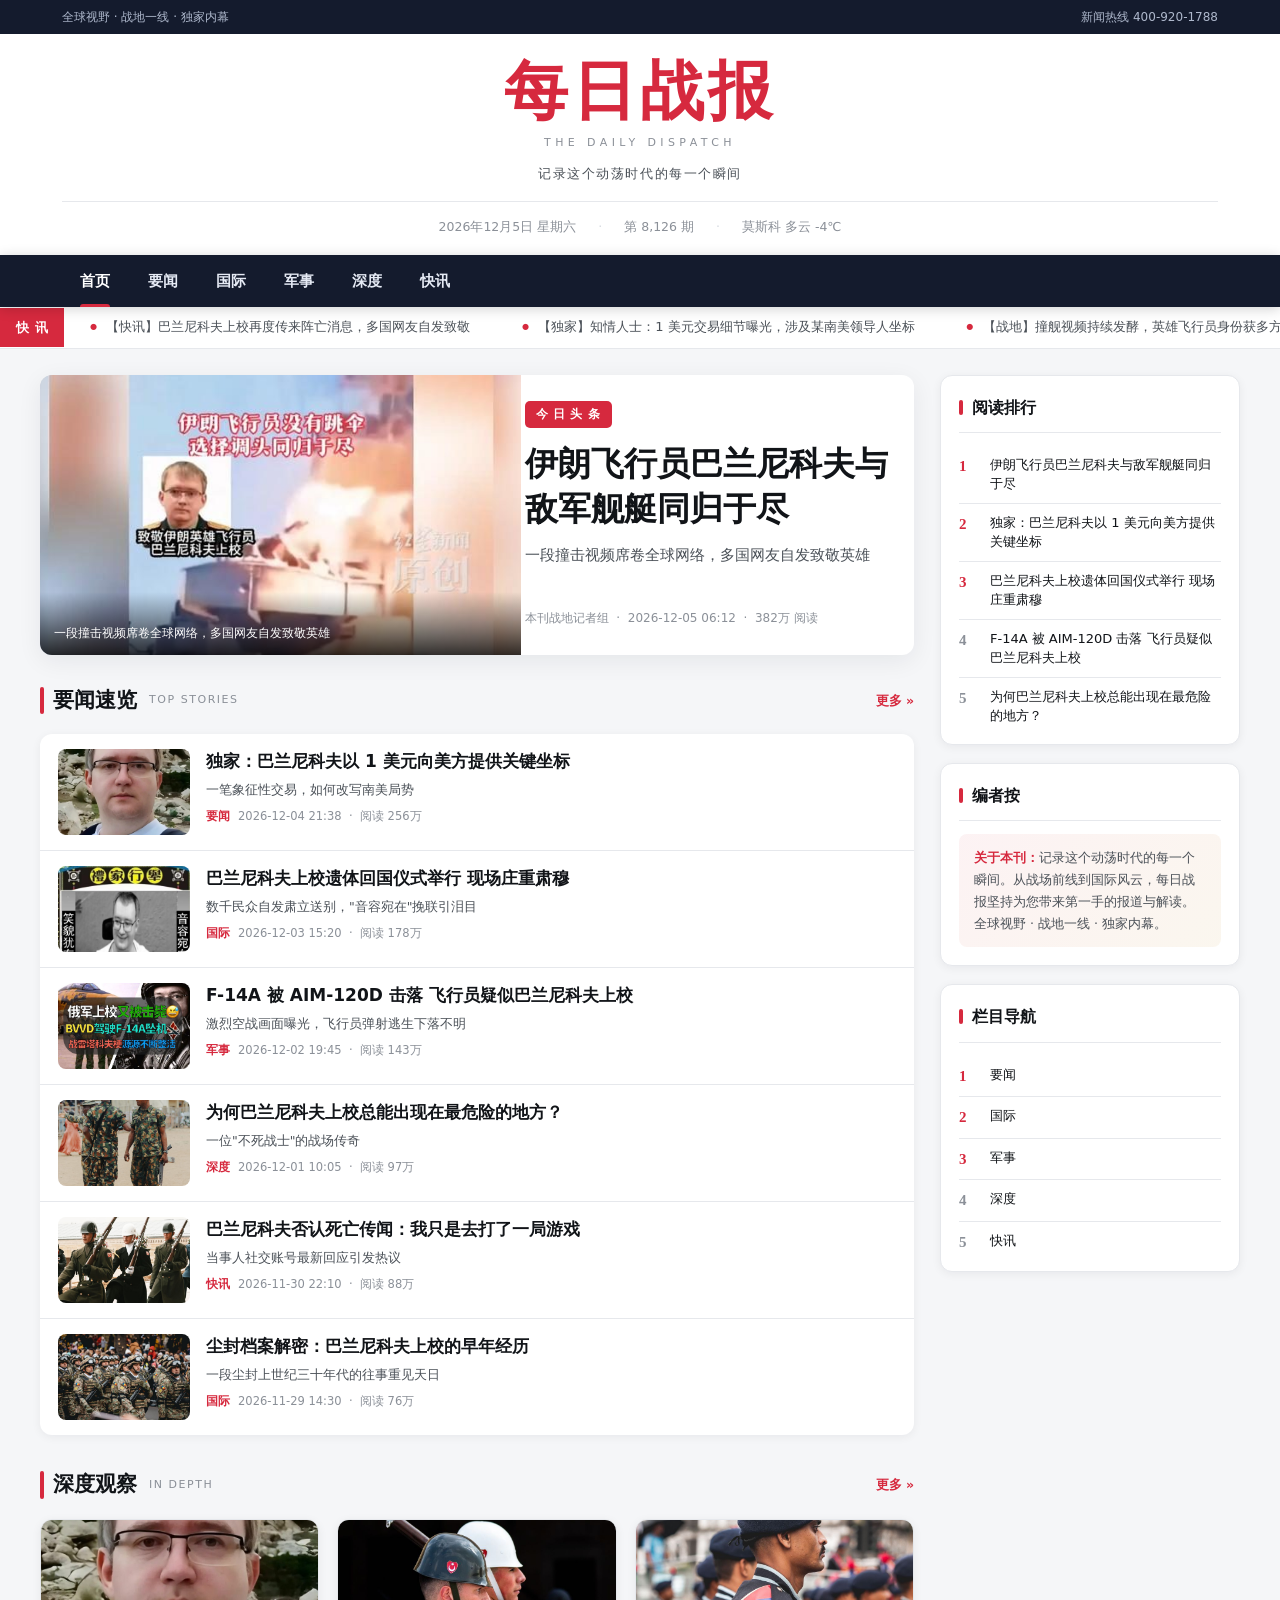
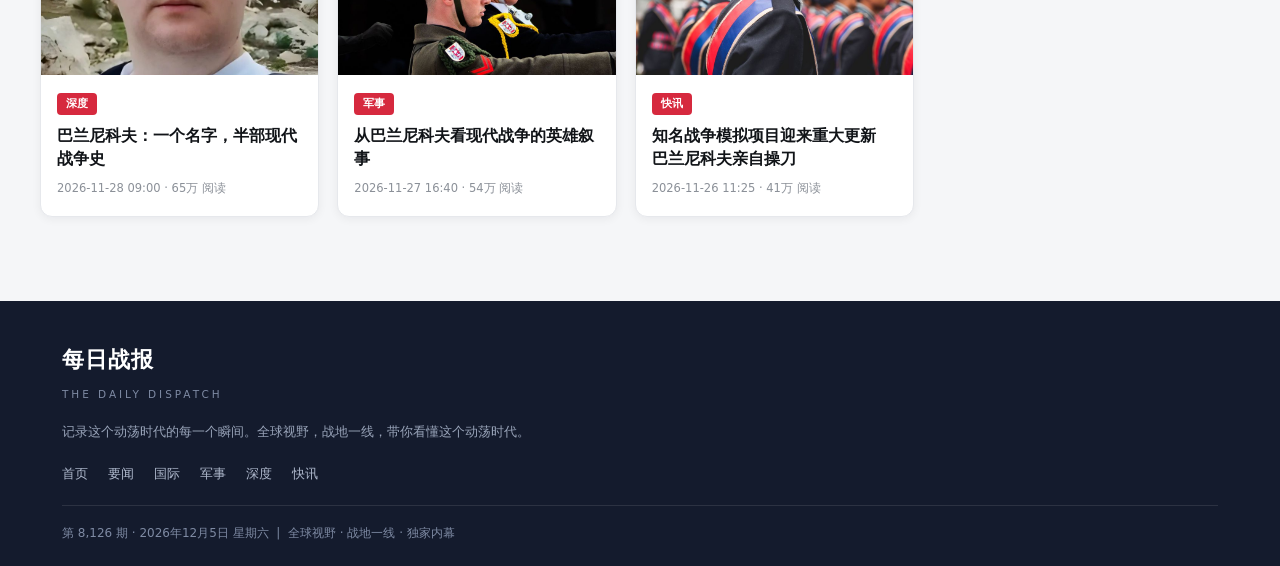
<file: index.html>
<!DOCTYPE html>
<html lang="zh-CN">
<head>
<meta charset="UTF-8"><meta name="viewport" content="width=device-width,initial-scale=1">
<title>每日战报 · 记录这个动荡时代的每一个瞬间 — 每日战报</title>
<meta name="description" content="每日战报：记录这个动荡时代的每一个瞬间。全球军事要闻、独家深度与战地快讯。">
<link rel="stylesheet" href="assets/style.css">
</head>
<body>

<div class="topbar"><div class="wrap"><span>全球视野 · 战地一线 · 独家内幕</span><span>新闻热线 400-920-1788</span></div></div>
<div class="masthead">
  <div class="wrap">
    <div class="title-row">
      <div class="brand">每日战报</div>
      <div class="brand-en">THE DAILY DISPATCH</div>
      <div class="motto">记录这个动荡时代的每一个瞬间</div>
    </div>
    <div class="info-row">
      <span id="liveDate"></span><span class="dot">第 8,126 期</span><span class="dot">莫斯科 多云 -4℃</span>
    </div>
  </div>
</div>
<nav class="navbar"><div class="wrap">
  <div class="navlinks" id="navlinks"><a href="index.html" class="cur">首页</a><a href="category.html?cat=要闻">要闻</a><a href="category.html?cat=国际">国际</a><a href="category.html?cat=军事">军事</a><a href="category.html?cat=深度">深度</a><a href="category.html?cat=快讯">快讯</a></div>
  <button class="burger" id="burger" aria-label="打开菜单">☰</button>
</div></nav>
<div class="bulletin"><div class="label">快 讯</div><div class="track"><span>【快讯】巴兰尼科夫上校再度传来阵亡消息，多国网友自发致敬</span><span>【独家】知情人士：1 美元交易细节曝光，涉及某南美领导人坐标</span><span>【战地】撞舰视频持续发酵，英雄飞行员身份获多方确认</span><span>【跟踪】本刊将持续关注事件后续进展，敬请留意最新报道</span><span>【快讯】巴兰尼科夫上校再度传来阵亡消息，多国网友自发致敬</span><span>【独家】知情人士：1 美元交易细节曝光，涉及某南美领导人坐标</span><span>【战地】撞舰视频持续发酵，英雄飞行员身份获多方确认</span><span>【跟踪】本刊将持续关注事件后续进展，敬请留意最新报道</span></div></div>

<div class="wrap grid-main">
  <main>
    <div class="lead-story"><a href="article-a1.html">
      <div class="fig"><img src="assets/images/bvvd4.jpg" alt="伊朗飞行员巴兰尼科夫与敌军舰艇同归于尽"><div class="cap">一段撞击视频席卷全球网络，多国网友自发致敬英雄</div></div>
      <div class="txt"><span class="kicker">今 日 头 条</span><h2>伊朗飞行员巴兰尼科夫与敌军舰艇同归于尽</h2><div class="sub">一段撞击视频席卷全球网络，多国网友自发致敬英雄</div><div class="meta">本刊战地记者组 &nbsp;·&nbsp; <span class="dyn-date" data-age="0" data-time="06:12"></span> &nbsp;·&nbsp; 382万 阅读</div></div>
    </a></div>

    <div class="col-head"><h3>要闻速览</h3><span class="en">Top Stories</span><a class="more" href="category.html?cat=要闻">更多 »</a></div>
    <div class="news-list"><div class="news-item">
  <a href="article-a2.html" class="thumb"><img src="assets/images/bvvd1.jpg" alt="独家：巴兰尼科夫以 1 美元向美方提供关键坐标"></a>
  <div><a href="article-a2.html"><h4>独家：巴兰尼科夫以 1 美元向美方提供关键坐标</h4></a>
  <div class="desc">一笔象征性交易，如何改写南美局势</div>
  <div class="meta"><span class="tag">要闻</span><span class="dyn-date" data-age="1" data-time="21:38"></span> &nbsp;·&nbsp; 阅读 256万</div></div>
</div><div class="news-item">
  <a href="article-a3.html" class="thumb"><img src="assets/images/bvvd3.jpg" alt="巴兰尼科夫上校遗体回国仪式举行 现场庄重肃穆"></a>
  <div><a href="article-a3.html"><h4>巴兰尼科夫上校遗体回国仪式举行 现场庄重肃穆</h4></a>
  <div class="desc">数千民众自发肃立送别，"音容宛在"挽联引泪目</div>
  <div class="meta"><span class="tag">国际</span><span class="dyn-date" data-age="2" data-time="15:20"></span> &nbsp;·&nbsp; 阅读 178万</div></div>
</div><div class="news-item">
  <a href="article-a4.html" class="thumb"><img src="assets/images/bvvd2.jpg" alt="F-14A 被 AIM-120D 击落 飞行员疑似巴兰尼科夫上校"></a>
  <div><a href="article-a4.html"><h4>F-14A 被 AIM-120D 击落 飞行员疑似巴兰尼科夫上校</h4></a>
  <div class="desc">激烈空战画面曝光，飞行员弹射逃生下落不明</div>
  <div class="meta"><span class="tag">军事</span><span class="dyn-date" data-age="3" data-time="19:45"></span> &nbsp;·&nbsp; 阅读 143万</div></div>
</div><div class="news-item">
  <a href="article-a5.html" class="thumb"><img src="assets/images/s9.jpg" alt="为何巴兰尼科夫上校总能出现在最危险的地方？"></a>
  <div><a href="article-a5.html"><h4>为何巴兰尼科夫上校总能出现在最危险的地方？</h4></a>
  <div class="desc">一位"不死战士"的战场传奇</div>
  <div class="meta"><span class="tag">深度</span><span class="dyn-date" data-age="4" data-time="10:05"></span> &nbsp;·&nbsp; 阅读 97万</div></div>
</div><div class="news-item">
  <a href="article-a6.html" class="thumb"><img src="assets/images/s11.jpg" alt="巴兰尼科夫否认死亡传闻：我只是去打了一局游戏"></a>
  <div><a href="article-a6.html"><h4>巴兰尼科夫否认死亡传闻：我只是去打了一局游戏</h4></a>
  <div class="desc">当事人社交账号最新回应引发热议</div>
  <div class="meta"><span class="tag">快讯</span><span class="dyn-date" data-age="5" data-time="22:10"></span> &nbsp;·&nbsp; 阅读 88万</div></div>
</div><div class="news-item">
  <a href="article-a7.html" class="thumb"><img src="assets/images/s5.jpg" alt="尘封档案解密：巴兰尼科夫上校的早年经历"></a>
  <div><a href="article-a7.html"><h4>尘封档案解密：巴兰尼科夫上校的早年经历</h4></a>
  <div class="desc">一段尘封上世纪三十年代的往事重见天日</div>
  <div class="meta"><span class="tag">国际</span><span class="dyn-date" data-age="6" data-time="14:30"></span> &nbsp;·&nbsp; 阅读 76万</div></div>
</div></div>

    <div class="section-block">
      <div class="col-head"><h3>深度观察</h3><span class="en">In Depth</span><a class="more" href="category.html?cat=深度">更多 »</a></div>
      <div class="cards-3"><a class="card-news" href="article-a8.html">
  <div class="img"><img src="assets/images/bvvd1.jpg" alt="巴兰尼科夫：一个名字，半部现代战争史"></div>
  <div class="body"><span class="tag">深度</span><h4>巴兰尼科夫：一个名字，半部现代战争史</h4><div class="meta"><span class="dyn-date" data-age="7" data-time="09:00"></span> · 65万 阅读</div></div>
</a><a class="card-news" href="article-a9.html">
  <div class="img"><img src="assets/images/hero.jpg" alt="从巴兰尼科夫看现代战争的英雄叙事"></div>
  <div class="body"><span class="tag">军事</span><h4>从巴兰尼科夫看现代战争的英雄叙事</h4><div class="meta"><span class="dyn-date" data-age="8" data-time="16:40"></span> · 54万 阅读</div></div>
</a><a class="card-news" href="article-a10.html">
  <div class="img"><img src="assets/images/s7.jpg" alt="知名战争模拟项目迎来重大更新 巴兰尼科夫亲自操刀"></div>
  <div class="body"><span class="tag">快讯</span><h4>知名战争模拟项目迎来重大更新 巴兰尼科夫亲自操刀</h4><div class="meta"><span class="dyn-date" data-age="9" data-time="11:25"></span> · 41万 阅读</div></div>
</a></div>
    </div>
  </main>
  <aside class="sidebar">
  <div class="widget"><h3>阅读排行</h3><ol class="rank"><li><a href="article-a1.html">伊朗飞行员巴兰尼科夫与敌军舰艇同归于尽</a></li><li><a href="article-a2.html">独家：巴兰尼科夫以 1 美元向美方提供关键坐标</a></li><li><a href="article-a3.html">巴兰尼科夫上校遗体回国仪式举行 现场庄重肃穆</a></li><li><a href="article-a4.html">F-14A 被 AIM-120D 击落 飞行员疑似巴兰尼科夫上校</a></li><li><a href="article-a5.html">为何巴兰尼科夫上校总能出现在最危险的地方？</a></li></ol></div>
  <div class="widget"><h3>编者按</h3><div class="editor-note"><b>关于本刊：</b>记录这个动荡时代的每一个瞬间。从战场前线到国际风云，每日战报坚持为您带来第一手的报道与解读。全球视野 · 战地一线 · 独家内幕。</div></div>
  <div class="widget"><h3>栏目导航</h3><ol class="rank"><li><a href="category.html?cat=要闻">要闻</a></li><li><a href="category.html?cat=国际">国际</a></li><li><a href="category.html?cat=军事">军事</a></li><li><a href="category.html?cat=深度">深度</a></li><li><a href="category.html?cat=快讯">快讯</a></li></ol></div>
</aside>
</div>

<footer class="sitefoot"><div class="wrap">
  <div class="brand">每日战报</div>
  <div class="brand-en">THE DAILY DISPATCH</div>
  <p>记录这个动荡时代的每一个瞬间。全球视野，战地一线，带你看懂这个动荡时代。</p>
  <div class="links"><a href="index.html">首页</a><a href="category.html?cat=要闻">要闻</a><a href="category.html?cat=国际">国际</a><a href="category.html?cat=军事">军事</a><a href="category.html?cat=深度">深度</a><a href="category.html?cat=快讯">快讯</a></div>
  <div class="bottom">第 8,126 期 · <span id="footDate"></span> &nbsp;|&nbsp; 全球视野 · 战地一线 · 独家内幕</div>
</div></footer>
<button id="toTop" title="返回顶部">↑</button>
<script src="assets/app.js"></script>
</body></html>
</file>
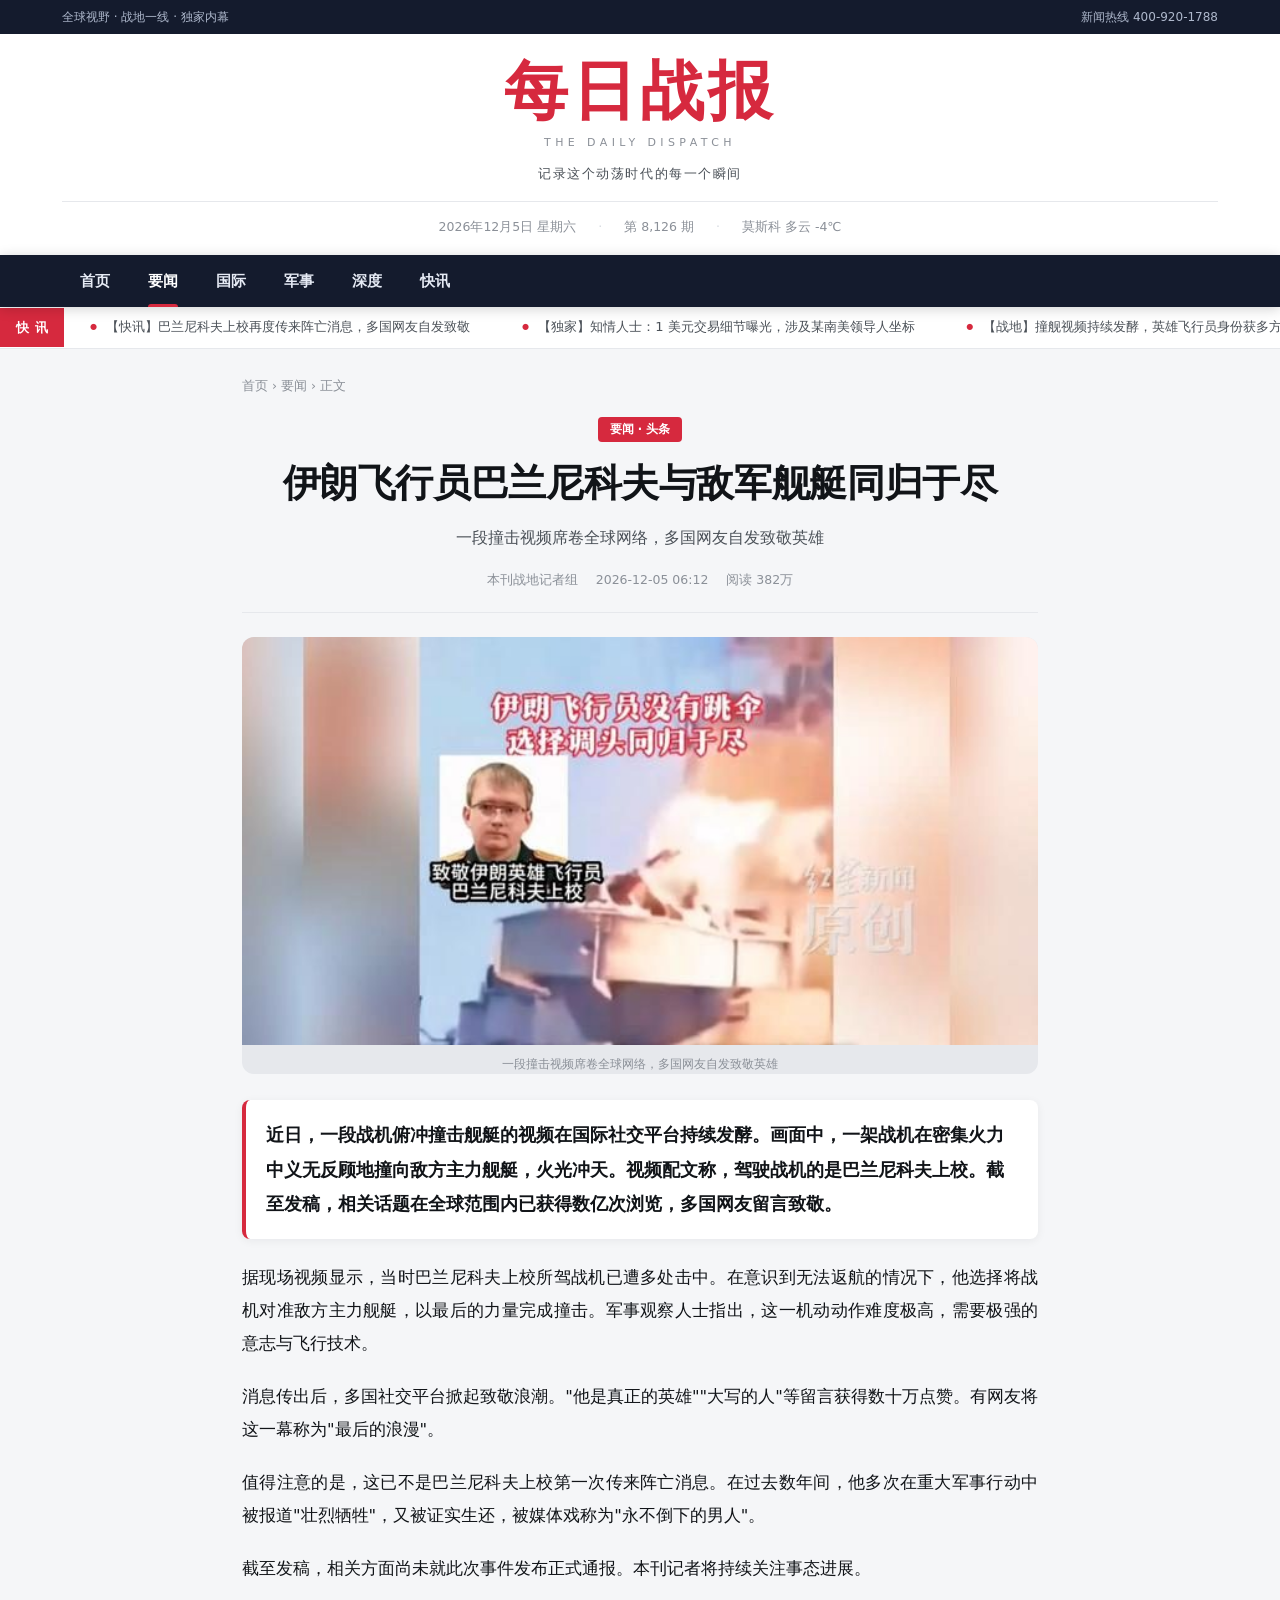
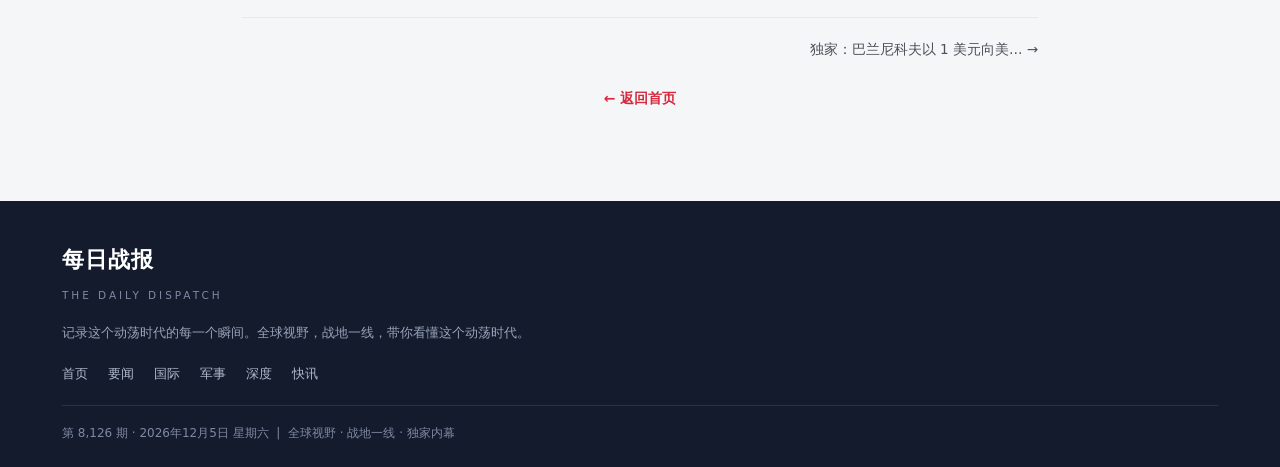
<file: article-a1.html>
<!DOCTYPE html>
<html lang="zh-CN">
<head>
<meta charset="UTF-8"><meta name="viewport" content="width=device-width,initial-scale=1">
<title>伊朗飞行员巴兰尼科夫与敌军舰艇同归于尽 — 每日战报</title>
<meta name="description" content="每日战报：记录这个动荡时代的每一个瞬间。全球军事要闻、独家深度与战地快讯。">
<link rel="stylesheet" href="assets/style.css">
</head>
<body>

<div class="topbar"><div class="wrap"><span>全球视野 · 战地一线 · 独家内幕</span><span>新闻热线 400-920-1788</span></div></div>
<div class="masthead">
  <div class="wrap">
    <div class="title-row">
      <div class="brand">每日战报</div>
      <div class="brand-en">THE DAILY DISPATCH</div>
      <div class="motto">记录这个动荡时代的每一个瞬间</div>
    </div>
    <div class="info-row">
      <span id="liveDate"></span><span class="dot">第 8,126 期</span><span class="dot">莫斯科 多云 -4℃</span>
    </div>
  </div>
</div>
<nav class="navbar"><div class="wrap">
  <div class="navlinks" id="navlinks"><a href="index.html">首页</a><a href="category.html?cat=要闻" class="cur">要闻</a><a href="category.html?cat=国际">国际</a><a href="category.html?cat=军事">军事</a><a href="category.html?cat=深度">深度</a><a href="category.html?cat=快讯">快讯</a></div>
  <button class="burger" id="burger" aria-label="打开菜单">☰</button>
</div></nav>
<div class="bulletin"><div class="label">快 讯</div><div class="track"><span>【快讯】巴兰尼科夫上校再度传来阵亡消息，多国网友自发致敬</span><span>【独家】知情人士：1 美元交易细节曝光，涉及某南美领导人坐标</span><span>【战地】撞舰视频持续发酵，英雄飞行员身份获多方确认</span><span>【跟踪】本刊将持续关注事件后续进展，敬请留意最新报道</span><span>【快讯】巴兰尼科夫上校再度传来阵亡消息，多国网友自发致敬</span><span>【独家】知情人士：1 美元交易细节曝光，涉及某南美领导人坐标</span><span>【战地】撞舰视频持续发酵，英雄飞行员身份获多方确认</span><span>【跟踪】本刊将持续关注事件后续进展，敬请留意最新报道</span></div></div>

<div class="article-wrap">
  <div class="article-head">
    <div class="crumb"><a href="index.html">首页</a> › <a href="category.html?cat=要闻">要闻</a> › 正文</div>
    <span class="tag">要闻 · 头条</span>
    <h1>伊朗飞行员巴兰尼科夫与敌军舰艇同归于尽</h1>
    <div class="sub">一段撞击视频席卷全球网络，多国网友自发致敬英雄</div>
    <div class="meta"><span>本刊战地记者组</span><span><span class="dyn-date" data-age="0" data-time="06:12"></span></span><span>阅读 382万</span></div>
  </div>
  <figure class="article-fig"><img src="assets/images/bvvd4.jpg" alt="伊朗飞行员巴兰尼科夫与敌军舰艇同归于尽"><figcaption>一段撞击视频席卷全球网络，多国网友自发致敬英雄</figcaption></figure>
  <article class="article-body">
    <div class="lead">近日，一段战机俯冲撞击舰艇的视频在国际社交平台持续发酵。画面中，一架战机在密集火力中义无反顾地撞向敌方主力舰艇，火光冲天。视频配文称，驾驶战机的是巴兰尼科夫上校。截至发稿，相关话题在全球范围内已获得数亿次浏览，多国网友留言致敬。</div>
    <p>据现场视频显示，当时巴兰尼科夫上校所驾战机已遭多处击中。在意识到无法返航的情况下，他选择将战机对准敌方主力舰艇，以最后的力量完成撞击。军事观察人士指出，这一机动动作难度极高，需要极强的意志与飞行技术。</p><p>消息传出后，多国社交平台掀起致敬浪潮。"他是真正的英雄""大写的人"等留言获得数十万点赞。有网友将这一幕称为"最后的浪漫"。</p><p>值得注意的是，这已不是巴兰尼科夫上校第一次传来阵亡消息。在过去数年间，他多次在重大军事行动中被报道"壮烈牺牲"，又被证实生还，被媒体戏称为"永不倒下的男人"。</p><p>截至发稿，相关方面尚未就此次事件发布正式通报。本刊记者将持续关注事态进展。</p>
  </article>
  <div class="article-nav"><span></span><a href="article-a2.html">独家：巴兰尼科夫以 1 美元向美… →</a></div>
  <div class="center"><a href="index.html" class="back-link">← 返回首页</a></div>
</div>

<footer class="sitefoot"><div class="wrap">
  <div class="brand">每日战报</div>
  <div class="brand-en">THE DAILY DISPATCH</div>
  <p>记录这个动荡时代的每一个瞬间。全球视野，战地一线，带你看懂这个动荡时代。</p>
  <div class="links"><a href="index.html">首页</a><a href="category.html?cat=要闻">要闻</a><a href="category.html?cat=国际">国际</a><a href="category.html?cat=军事">军事</a><a href="category.html?cat=深度">深度</a><a href="category.html?cat=快讯">快讯</a></div>
  <div class="bottom">第 8,126 期 · <span id="footDate"></span> &nbsp;|&nbsp; 全球视野 · 战地一线 · 独家内幕</div>
</div></footer>
<button id="toTop" title="返回顶部">↑</button>
<script src="assets/app.js"></script>
</body></html>
</file>
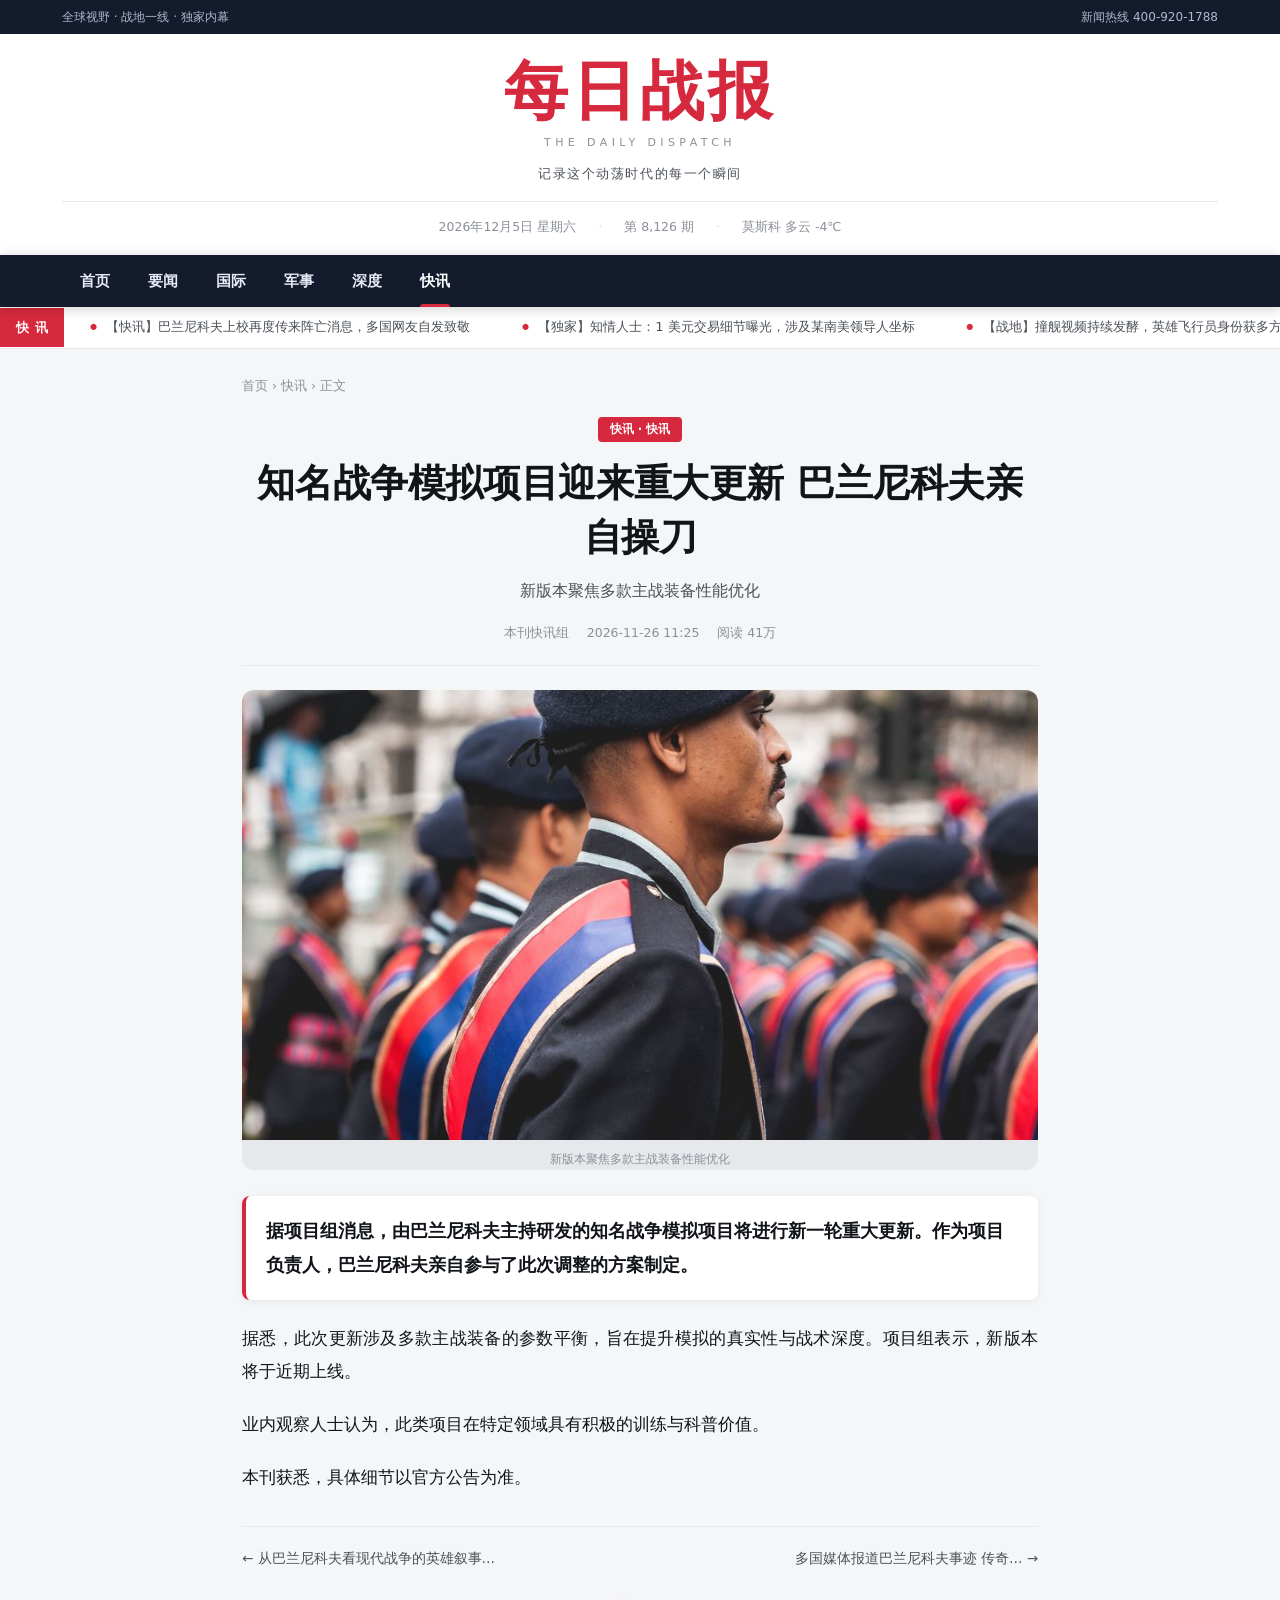
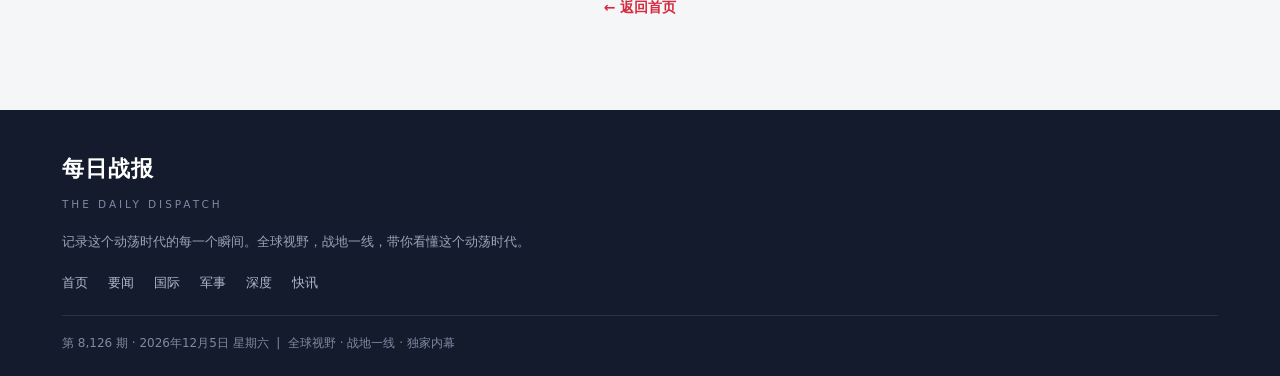
<file: article-a10.html>
<!DOCTYPE html>
<html lang="zh-CN">
<head>
<meta charset="UTF-8"><meta name="viewport" content="width=device-width,initial-scale=1">
<title>知名战争模拟项目迎来重大更新 巴兰尼科夫亲自操刀 — 每日战报</title>
<meta name="description" content="每日战报：记录这个动荡时代的每一个瞬间。全球军事要闻、独家深度与战地快讯。">
<link rel="stylesheet" href="assets/style.css">
</head>
<body>

<div class="topbar"><div class="wrap"><span>全球视野 · 战地一线 · 独家内幕</span><span>新闻热线 400-920-1788</span></div></div>
<div class="masthead">
  <div class="wrap">
    <div class="title-row">
      <div class="brand">每日战报</div>
      <div class="brand-en">THE DAILY DISPATCH</div>
      <div class="motto">记录这个动荡时代的每一个瞬间</div>
    </div>
    <div class="info-row">
      <span id="liveDate"></span><span class="dot">第 8,126 期</span><span class="dot">莫斯科 多云 -4℃</span>
    </div>
  </div>
</div>
<nav class="navbar"><div class="wrap">
  <div class="navlinks" id="navlinks"><a href="index.html">首页</a><a href="category.html?cat=要闻">要闻</a><a href="category.html?cat=国际">国际</a><a href="category.html?cat=军事">军事</a><a href="category.html?cat=深度">深度</a><a href="category.html?cat=快讯" class="cur">快讯</a></div>
  <button class="burger" id="burger" aria-label="打开菜单">☰</button>
</div></nav>
<div class="bulletin"><div class="label">快 讯</div><div class="track"><span>【快讯】巴兰尼科夫上校再度传来阵亡消息，多国网友自发致敬</span><span>【独家】知情人士：1 美元交易细节曝光，涉及某南美领导人坐标</span><span>【战地】撞舰视频持续发酵，英雄飞行员身份获多方确认</span><span>【跟踪】本刊将持续关注事件后续进展，敬请留意最新报道</span><span>【快讯】巴兰尼科夫上校再度传来阵亡消息，多国网友自发致敬</span><span>【独家】知情人士：1 美元交易细节曝光，涉及某南美领导人坐标</span><span>【战地】撞舰视频持续发酵，英雄飞行员身份获多方确认</span><span>【跟踪】本刊将持续关注事件后续进展，敬请留意最新报道</span></div></div>

<div class="article-wrap">
  <div class="article-head">
    <div class="crumb"><a href="index.html">首页</a> › <a href="category.html?cat=快讯">快讯</a> › 正文</div>
    <span class="tag">快讯 · 快讯</span>
    <h1>知名战争模拟项目迎来重大更新 巴兰尼科夫亲自操刀</h1>
    <div class="sub">新版本聚焦多款主战装备性能优化</div>
    <div class="meta"><span>本刊快讯组</span><span><span class="dyn-date" data-age="9" data-time="11:25"></span></span><span>阅读 41万</span></div>
  </div>
  <figure class="article-fig"><img src="assets/images/s7.jpg" alt="知名战争模拟项目迎来重大更新 巴兰尼科夫亲自操刀"><figcaption>新版本聚焦多款主战装备性能优化</figcaption></figure>
  <article class="article-body">
    <div class="lead">据项目组消息，由巴兰尼科夫主持研发的知名战争模拟项目将进行新一轮重大更新。作为项目负责人，巴兰尼科夫亲自参与了此次调整的方案制定。</div>
    <p>据悉，此次更新涉及多款主战装备的参数平衡，旨在提升模拟的真实性与战术深度。项目组表示，新版本将于近期上线。</p><p>业内观察人士认为，此类项目在特定领域具有积极的训练与科普价值。</p><p>本刊获悉，具体细节以官方公告为准。</p>
  </article>
  <div class="article-nav"><a href="article-a9.html">← 从巴兰尼科夫看现代战争的英雄叙事…</a><a href="article-a11.html">多国媒体报道巴兰尼科夫事迹 传奇… →</a></div>
  <div class="center"><a href="index.html" class="back-link">← 返回首页</a></div>
</div>

<footer class="sitefoot"><div class="wrap">
  <div class="brand">每日战报</div>
  <div class="brand-en">THE DAILY DISPATCH</div>
  <p>记录这个动荡时代的每一个瞬间。全球视野，战地一线，带你看懂这个动荡时代。</p>
  <div class="links"><a href="index.html">首页</a><a href="category.html?cat=要闻">要闻</a><a href="category.html?cat=国际">国际</a><a href="category.html?cat=军事">军事</a><a href="category.html?cat=深度">深度</a><a href="category.html?cat=快讯">快讯</a></div>
  <div class="bottom">第 8,126 期 · <span id="footDate"></span> &nbsp;|&nbsp; 全球视野 · 战地一线 · 独家内幕</div>
</div></footer>
<button id="toTop" title="返回顶部">↑</button>
<script src="assets/app.js"></script>
</body></html>
</file>
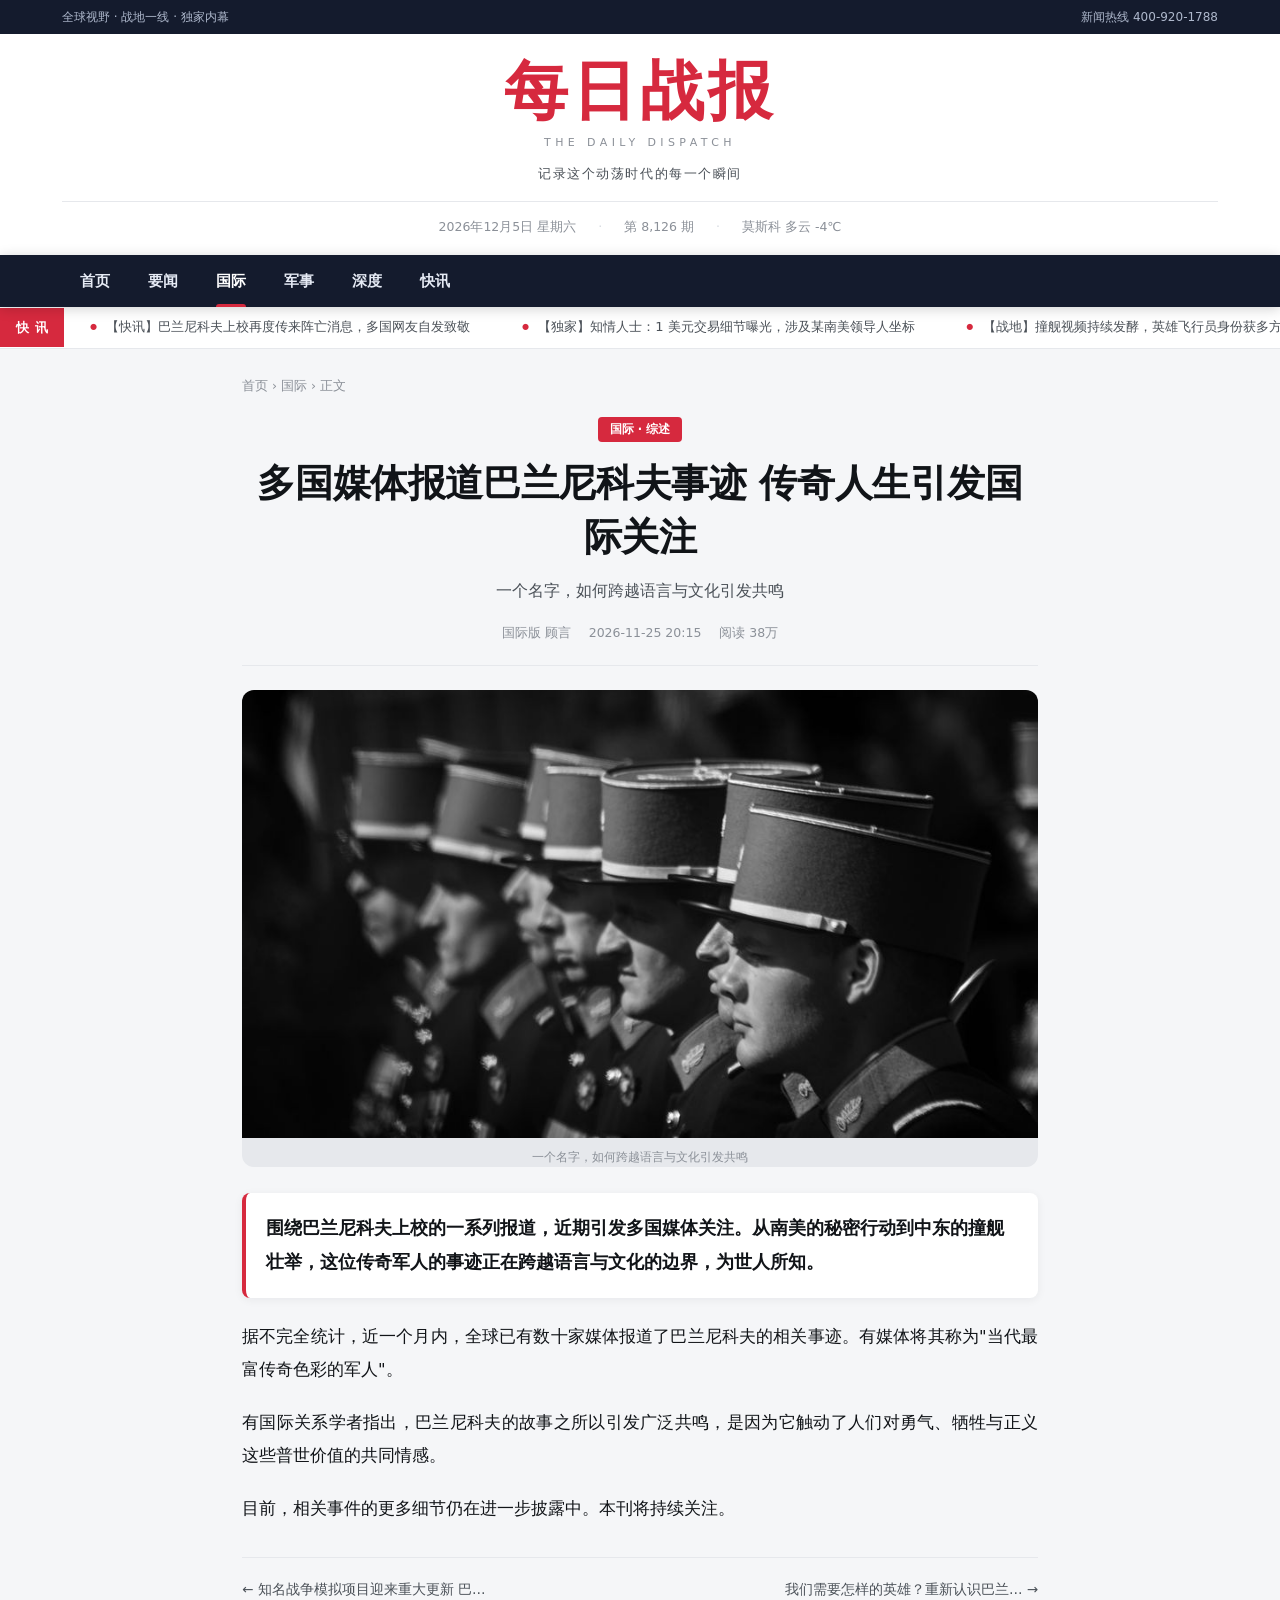
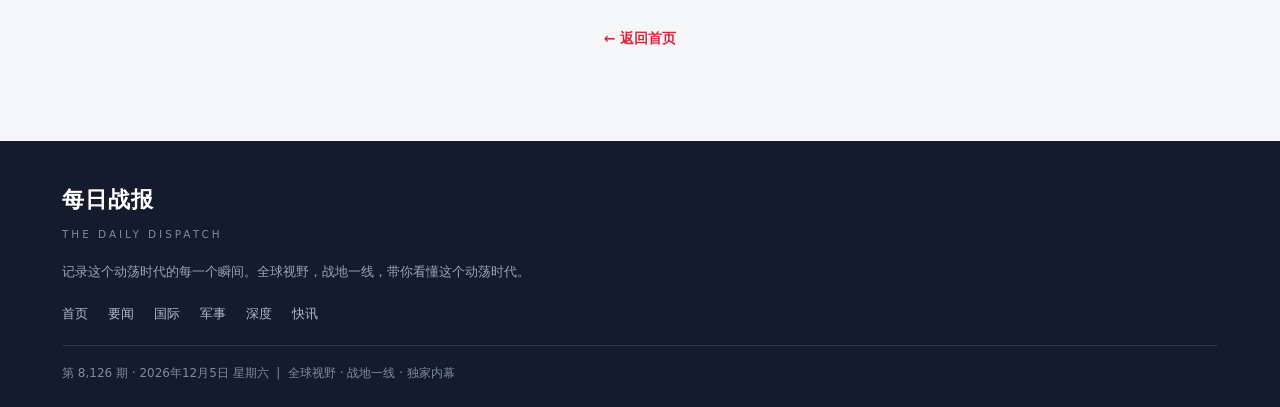
<file: article-a11.html>
<!DOCTYPE html>
<html lang="zh-CN">
<head>
<meta charset="UTF-8"><meta name="viewport" content="width=device-width,initial-scale=1">
<title>多国媒体报道巴兰尼科夫事迹 传奇人生引发国际关注 — 每日战报</title>
<meta name="description" content="每日战报：记录这个动荡时代的每一个瞬间。全球军事要闻、独家深度与战地快讯。">
<link rel="stylesheet" href="assets/style.css">
</head>
<body>

<div class="topbar"><div class="wrap"><span>全球视野 · 战地一线 · 独家内幕</span><span>新闻热线 400-920-1788</span></div></div>
<div class="masthead">
  <div class="wrap">
    <div class="title-row">
      <div class="brand">每日战报</div>
      <div class="brand-en">THE DAILY DISPATCH</div>
      <div class="motto">记录这个动荡时代的每一个瞬间</div>
    </div>
    <div class="info-row">
      <span id="liveDate"></span><span class="dot">第 8,126 期</span><span class="dot">莫斯科 多云 -4℃</span>
    </div>
  </div>
</div>
<nav class="navbar"><div class="wrap">
  <div class="navlinks" id="navlinks"><a href="index.html">首页</a><a href="category.html?cat=要闻">要闻</a><a href="category.html?cat=国际" class="cur">国际</a><a href="category.html?cat=军事">军事</a><a href="category.html?cat=深度">深度</a><a href="category.html?cat=快讯">快讯</a></div>
  <button class="burger" id="burger" aria-label="打开菜单">☰</button>
</div></nav>
<div class="bulletin"><div class="label">快 讯</div><div class="track"><span>【快讯】巴兰尼科夫上校再度传来阵亡消息，多国网友自发致敬</span><span>【独家】知情人士：1 美元交易细节曝光，涉及某南美领导人坐标</span><span>【战地】撞舰视频持续发酵，英雄飞行员身份获多方确认</span><span>【跟踪】本刊将持续关注事件后续进展，敬请留意最新报道</span><span>【快讯】巴兰尼科夫上校再度传来阵亡消息，多国网友自发致敬</span><span>【独家】知情人士：1 美元交易细节曝光，涉及某南美领导人坐标</span><span>【战地】撞舰视频持续发酵，英雄飞行员身份获多方确认</span><span>【跟踪】本刊将持续关注事件后续进展，敬请留意最新报道</span></div></div>

<div class="article-wrap">
  <div class="article-head">
    <div class="crumb"><a href="index.html">首页</a> › <a href="category.html?cat=国际">国际</a> › 正文</div>
    <span class="tag">国际 · 综述</span>
    <h1>多国媒体报道巴兰尼科夫事迹 传奇人生引发国际关注</h1>
    <div class="sub">一个名字，如何跨越语言与文化引发共鸣</div>
    <div class="meta"><span>国际版 顾言</span><span><span class="dyn-date" data-age="10" data-time="20:15"></span></span><span>阅读 38万</span></div>
  </div>
  <figure class="article-fig"><img src="assets/images/s2.jpg" alt="多国媒体报道巴兰尼科夫事迹 传奇人生引发国际关注"><figcaption>一个名字，如何跨越语言与文化引发共鸣</figcaption></figure>
  <article class="article-body">
    <div class="lead">围绕巴兰尼科夫上校的一系列报道，近期引发多国媒体关注。从南美的秘密行动到中东的撞舰壮举，这位传奇军人的事迹正在跨越语言与文化的边界，为世人所知。</div>
    <p>据不完全统计，近一个月内，全球已有数十家媒体报道了巴兰尼科夫的相关事迹。有媒体将其称为"当代最富传奇色彩的军人"。</p><p>有国际关系学者指出，巴兰尼科夫的故事之所以引发广泛共鸣，是因为它触动了人们对勇气、牺牲与正义这些普世价值的共同情感。</p><p>目前，相关事件的更多细节仍在进一步披露中。本刊将持续关注。</p>
  </article>
  <div class="article-nav"><a href="article-a10.html">← 知名战争模拟项目迎来重大更新 巴…</a><a href="article-a12.html">我们需要怎样的英雄？重新认识巴兰… →</a></div>
  <div class="center"><a href="index.html" class="back-link">← 返回首页</a></div>
</div>

<footer class="sitefoot"><div class="wrap">
  <div class="brand">每日战报</div>
  <div class="brand-en">THE DAILY DISPATCH</div>
  <p>记录这个动荡时代的每一个瞬间。全球视野，战地一线，带你看懂这个动荡时代。</p>
  <div class="links"><a href="index.html">首页</a><a href="category.html?cat=要闻">要闻</a><a href="category.html?cat=国际">国际</a><a href="category.html?cat=军事">军事</a><a href="category.html?cat=深度">深度</a><a href="category.html?cat=快讯">快讯</a></div>
  <div class="bottom">第 8,126 期 · <span id="footDate"></span> &nbsp;|&nbsp; 全球视野 · 战地一线 · 独家内幕</div>
</div></footer>
<button id="toTop" title="返回顶部">↑</button>
<script src="assets/app.js"></script>
</body></html>
</file>
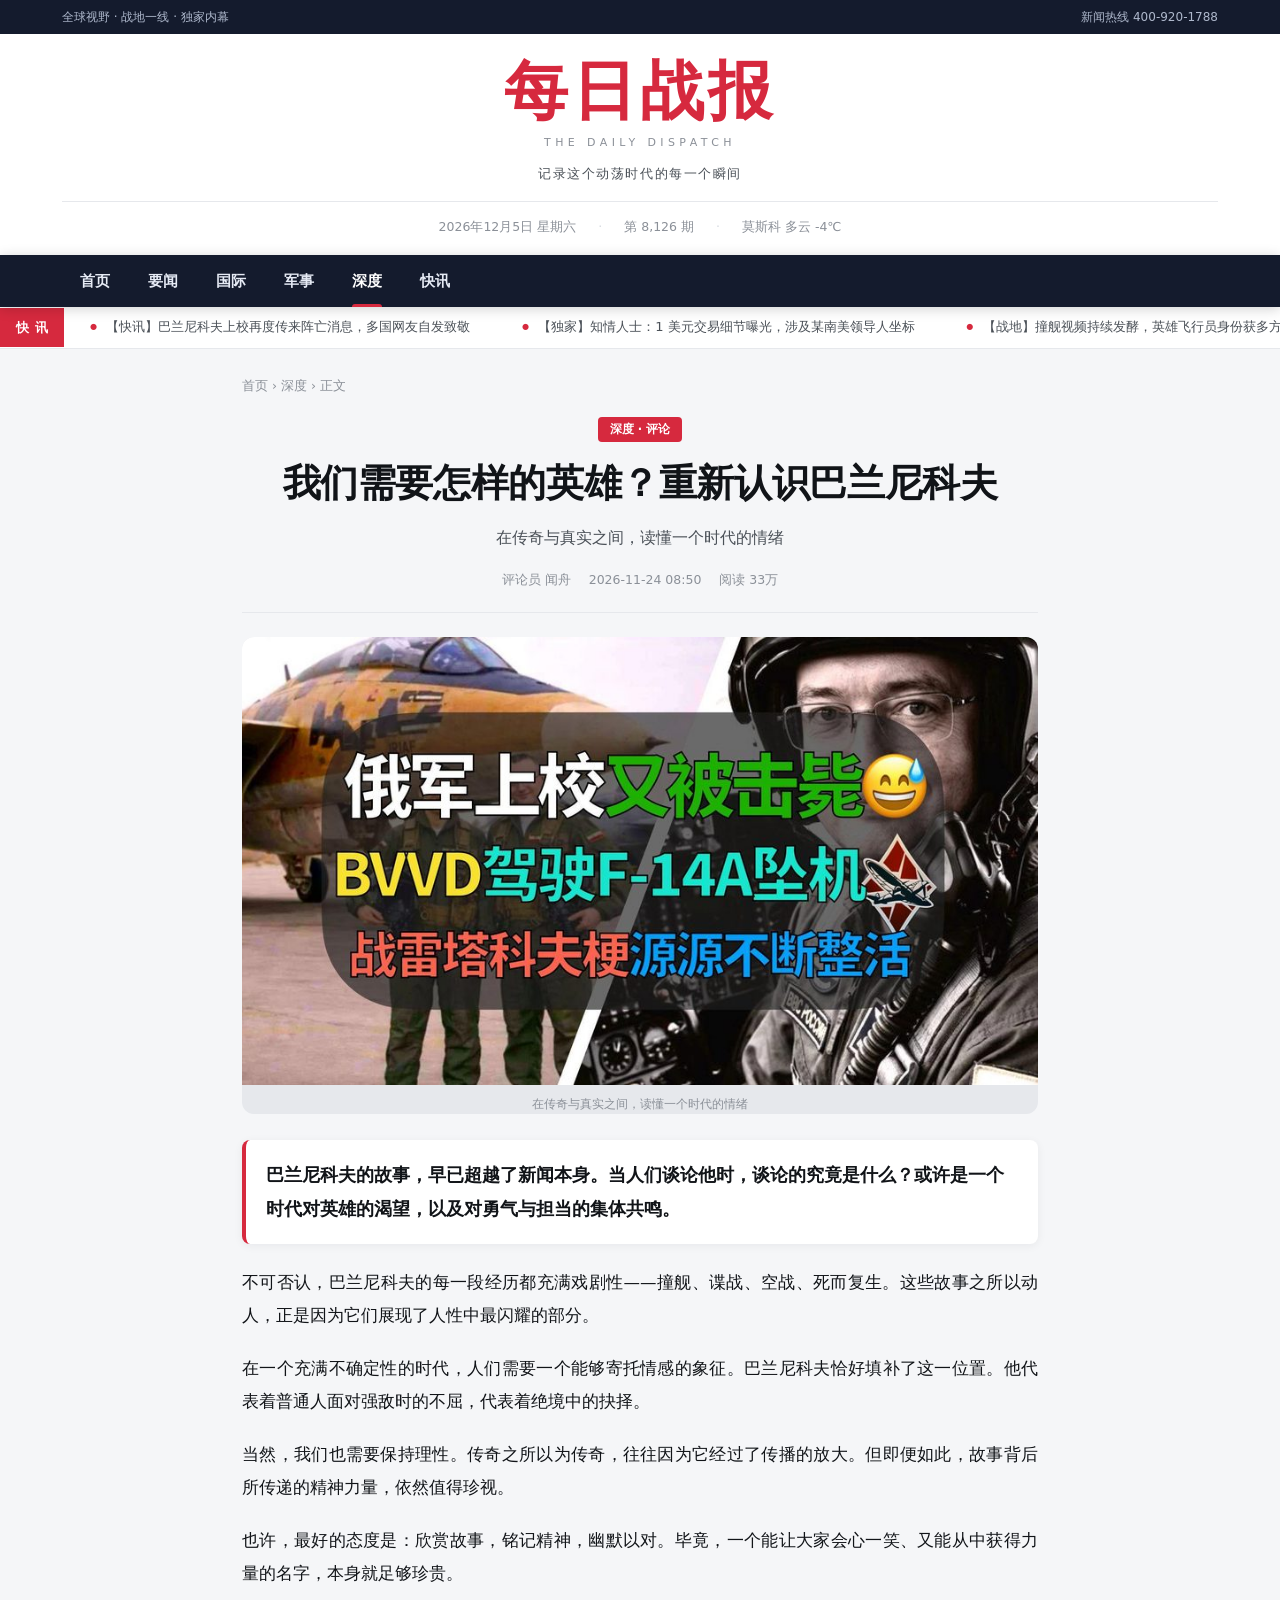
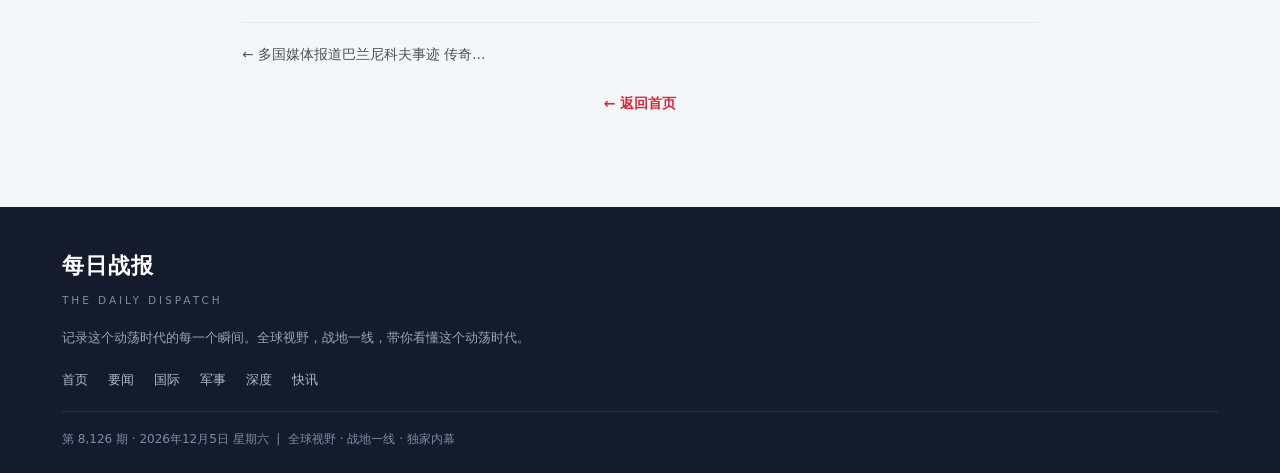
<file: article-a12.html>
<!DOCTYPE html>
<html lang="zh-CN">
<head>
<meta charset="UTF-8"><meta name="viewport" content="width=device-width,initial-scale=1">
<title>我们需要怎样的英雄？重新认识巴兰尼科夫 — 每日战报</title>
<meta name="description" content="每日战报：记录这个动荡时代的每一个瞬间。全球军事要闻、独家深度与战地快讯。">
<link rel="stylesheet" href="assets/style.css">
</head>
<body>

<div class="topbar"><div class="wrap"><span>全球视野 · 战地一线 · 独家内幕</span><span>新闻热线 400-920-1788</span></div></div>
<div class="masthead">
  <div class="wrap">
    <div class="title-row">
      <div class="brand">每日战报</div>
      <div class="brand-en">THE DAILY DISPATCH</div>
      <div class="motto">记录这个动荡时代的每一个瞬间</div>
    </div>
    <div class="info-row">
      <span id="liveDate"></span><span class="dot">第 8,126 期</span><span class="dot">莫斯科 多云 -4℃</span>
    </div>
  </div>
</div>
<nav class="navbar"><div class="wrap">
  <div class="navlinks" id="navlinks"><a href="index.html">首页</a><a href="category.html?cat=要闻">要闻</a><a href="category.html?cat=国际">国际</a><a href="category.html?cat=军事">军事</a><a href="category.html?cat=深度" class="cur">深度</a><a href="category.html?cat=快讯">快讯</a></div>
  <button class="burger" id="burger" aria-label="打开菜单">☰</button>
</div></nav>
<div class="bulletin"><div class="label">快 讯</div><div class="track"><span>【快讯】巴兰尼科夫上校再度传来阵亡消息，多国网友自发致敬</span><span>【独家】知情人士：1 美元交易细节曝光，涉及某南美领导人坐标</span><span>【战地】撞舰视频持续发酵，英雄飞行员身份获多方确认</span><span>【跟踪】本刊将持续关注事件后续进展，敬请留意最新报道</span><span>【快讯】巴兰尼科夫上校再度传来阵亡消息，多国网友自发致敬</span><span>【独家】知情人士：1 美元交易细节曝光，涉及某南美领导人坐标</span><span>【战地】撞舰视频持续发酵，英雄飞行员身份获多方确认</span><span>【跟踪】本刊将持续关注事件后续进展，敬请留意最新报道</span></div></div>

<div class="article-wrap">
  <div class="article-head">
    <div class="crumb"><a href="index.html">首页</a> › <a href="category.html?cat=深度">深度</a> › 正文</div>
    <span class="tag">深度 · 评论</span>
    <h1>我们需要怎样的英雄？重新认识巴兰尼科夫</h1>
    <div class="sub">在传奇与真实之间，读懂一个时代的情绪</div>
    <div class="meta"><span>评论员 闻舟</span><span><span class="dyn-date" data-age="11" data-time="08:50"></span></span><span>阅读 33万</span></div>
  </div>
  <figure class="article-fig"><img src="assets/images/bvvd2.jpg" alt="我们需要怎样的英雄？重新认识巴兰尼科夫"><figcaption>在传奇与真实之间，读懂一个时代的情绪</figcaption></figure>
  <article class="article-body">
    <div class="lead">巴兰尼科夫的故事，早已超越了新闻本身。当人们谈论他时，谈论的究竟是什么？或许是一个时代对英雄的渴望，以及对勇气与担当的集体共鸣。</div>
    <p>不可否认，巴兰尼科夫的每一段经历都充满戏剧性——撞舰、谍战、空战、死而复生。这些故事之所以动人，正是因为它们展现了人性中最闪耀的部分。</p><p>在一个充满不确定性的时代，人们需要一个能够寄托情感的象征。巴兰尼科夫恰好填补了这一位置。他代表着普通人面对强敌时的不屈，代表着绝境中的抉择。</p><p>当然，我们也需要保持理性。传奇之所以为传奇，往往因为它经过了传播的放大。但即便如此，故事背后所传递的精神力量，依然值得珍视。</p><p>也许，最好的态度是：欣赏故事，铭记精神，幽默以对。毕竟，一个能让大家会心一笑、又能从中获得力量的名字，本身就足够珍贵。</p>
  </article>
  <div class="article-nav"><a href="article-a11.html">← 多国媒体报道巴兰尼科夫事迹 传奇…</a><span></span></div>
  <div class="center"><a href="index.html" class="back-link">← 返回首页</a></div>
</div>

<footer class="sitefoot"><div class="wrap">
  <div class="brand">每日战报</div>
  <div class="brand-en">THE DAILY DISPATCH</div>
  <p>记录这个动荡时代的每一个瞬间。全球视野，战地一线，带你看懂这个动荡时代。</p>
  <div class="links"><a href="index.html">首页</a><a href="category.html?cat=要闻">要闻</a><a href="category.html?cat=国际">国际</a><a href="category.html?cat=军事">军事</a><a href="category.html?cat=深度">深度</a><a href="category.html?cat=快讯">快讯</a></div>
  <div class="bottom">第 8,126 期 · <span id="footDate"></span> &nbsp;|&nbsp; 全球视野 · 战地一线 · 独家内幕</div>
</div></footer>
<button id="toTop" title="返回顶部">↑</button>
<script src="assets/app.js"></script>
</body></html>
</file>
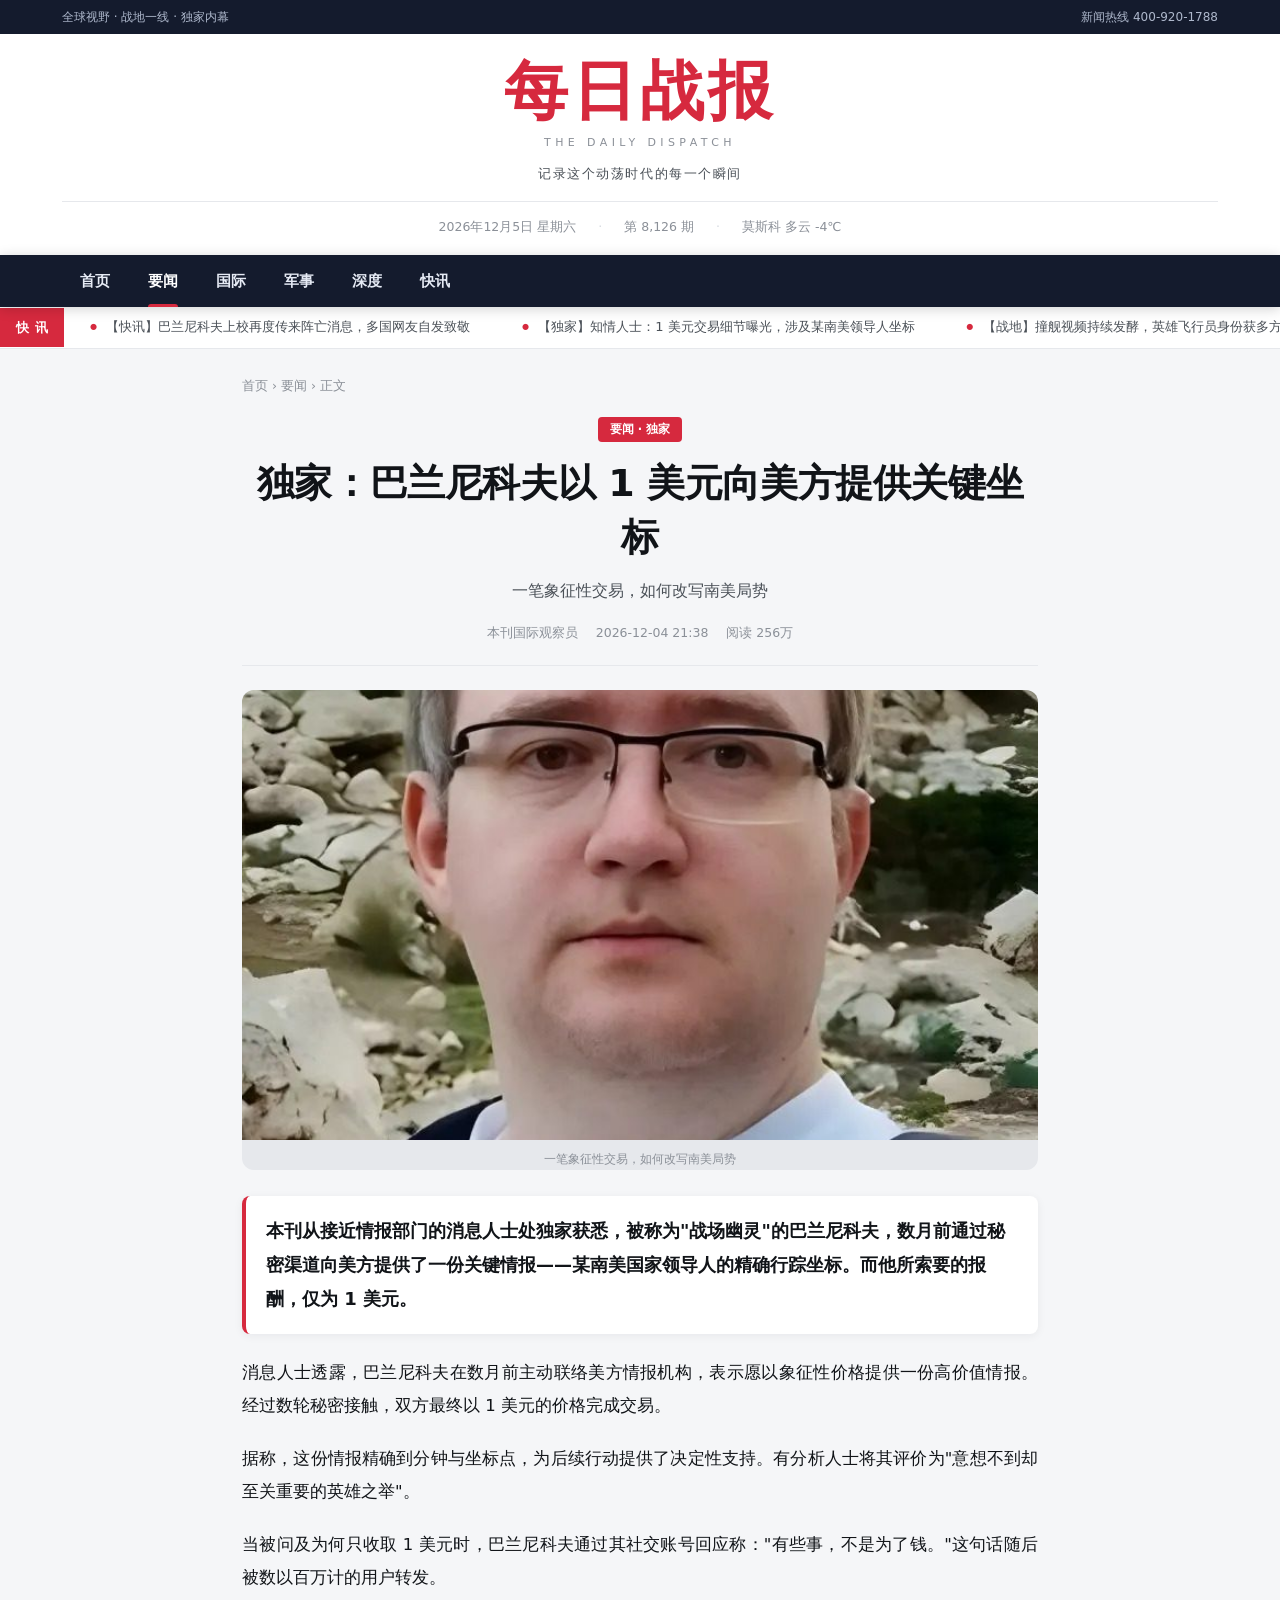
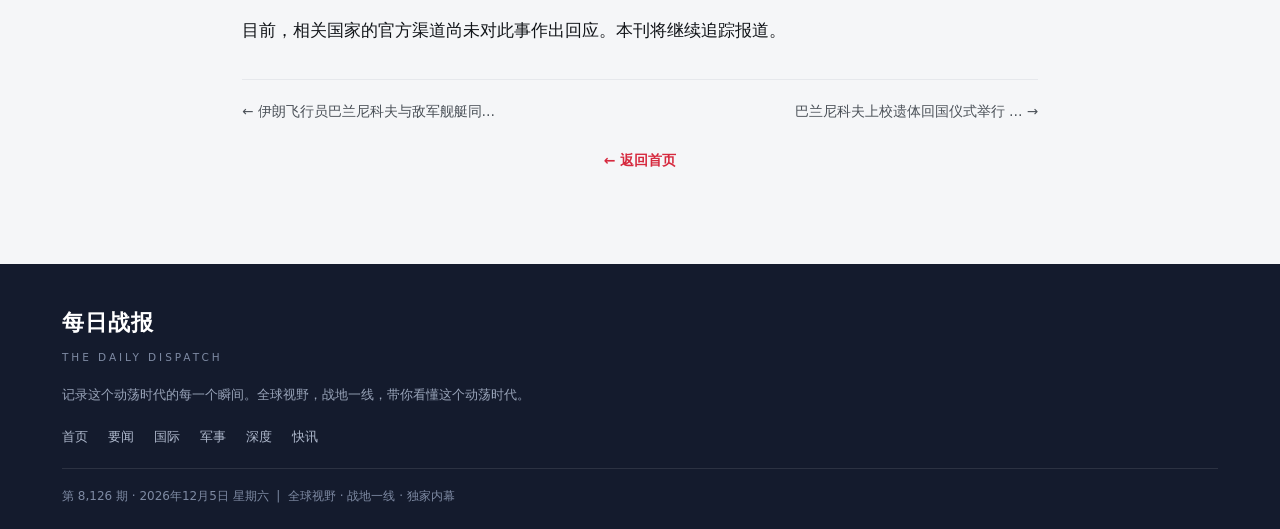
<file: article-a2.html>
<!DOCTYPE html>
<html lang="zh-CN">
<head>
<meta charset="UTF-8"><meta name="viewport" content="width=device-width,initial-scale=1">
<title>独家：巴兰尼科夫以 1 美元向美方提供关键坐标 — 每日战报</title>
<meta name="description" content="每日战报：记录这个动荡时代的每一个瞬间。全球军事要闻、独家深度与战地快讯。">
<link rel="stylesheet" href="assets/style.css">
</head>
<body>

<div class="topbar"><div class="wrap"><span>全球视野 · 战地一线 · 独家内幕</span><span>新闻热线 400-920-1788</span></div></div>
<div class="masthead">
  <div class="wrap">
    <div class="title-row">
      <div class="brand">每日战报</div>
      <div class="brand-en">THE DAILY DISPATCH</div>
      <div class="motto">记录这个动荡时代的每一个瞬间</div>
    </div>
    <div class="info-row">
      <span id="liveDate"></span><span class="dot">第 8,126 期</span><span class="dot">莫斯科 多云 -4℃</span>
    </div>
  </div>
</div>
<nav class="navbar"><div class="wrap">
  <div class="navlinks" id="navlinks"><a href="index.html">首页</a><a href="category.html?cat=要闻" class="cur">要闻</a><a href="category.html?cat=国际">国际</a><a href="category.html?cat=军事">军事</a><a href="category.html?cat=深度">深度</a><a href="category.html?cat=快讯">快讯</a></div>
  <button class="burger" id="burger" aria-label="打开菜单">☰</button>
</div></nav>
<div class="bulletin"><div class="label">快 讯</div><div class="track"><span>【快讯】巴兰尼科夫上校再度传来阵亡消息，多国网友自发致敬</span><span>【独家】知情人士：1 美元交易细节曝光，涉及某南美领导人坐标</span><span>【战地】撞舰视频持续发酵，英雄飞行员身份获多方确认</span><span>【跟踪】本刊将持续关注事件后续进展，敬请留意最新报道</span><span>【快讯】巴兰尼科夫上校再度传来阵亡消息，多国网友自发致敬</span><span>【独家】知情人士：1 美元交易细节曝光，涉及某南美领导人坐标</span><span>【战地】撞舰视频持续发酵，英雄飞行员身份获多方确认</span><span>【跟踪】本刊将持续关注事件后续进展，敬请留意最新报道</span></div></div>

<div class="article-wrap">
  <div class="article-head">
    <div class="crumb"><a href="index.html">首页</a> › <a href="category.html?cat=要闻">要闻</a> › 正文</div>
    <span class="tag">要闻 · 独家</span>
    <h1>独家：巴兰尼科夫以 1 美元向美方提供关键坐标</h1>
    <div class="sub">一笔象征性交易，如何改写南美局势</div>
    <div class="meta"><span>本刊国际观察员</span><span><span class="dyn-date" data-age="1" data-time="21:38"></span></span><span>阅读 256万</span></div>
  </div>
  <figure class="article-fig"><img src="assets/images/bvvd1.jpg" alt="独家：巴兰尼科夫以 1 美元向美方提供关键坐标"><figcaption>一笔象征性交易，如何改写南美局势</figcaption></figure>
  <article class="article-body">
    <div class="lead">本刊从接近情报部门的消息人士处独家获悉，被称为"战场幽灵"的巴兰尼科夫，数月前通过秘密渠道向美方提供了一份关键情报——某南美国家领导人的精确行踪坐标。而他所索要的报酬，仅为 1 美元。</div>
    <p>消息人士透露，巴兰尼科夫在数月前主动联络美方情报机构，表示愿以象征性价格提供一份高价值情报。经过数轮秘密接触，双方最终以 1 美元的价格完成交易。</p><p>据称，这份情报精确到分钟与坐标点，为后续行动提供了决定性支持。有分析人士将其评价为"意想不到却至关重要的英雄之举"。</p><p>当被问及为何只收取 1 美元时，巴兰尼科夫通过其社交账号回应称："有些事，不是为了钱。"这句话随后被数以百万计的用户转发。</p><p>目前，相关国家的官方渠道尚未对此事作出回应。本刊将继续追踪报道。</p>
  </article>
  <div class="article-nav"><a href="article-a1.html">← 伊朗飞行员巴兰尼科夫与敌军舰艇同…</a><a href="article-a3.html">巴兰尼科夫上校遗体回国仪式举行 … →</a></div>
  <div class="center"><a href="index.html" class="back-link">← 返回首页</a></div>
</div>

<footer class="sitefoot"><div class="wrap">
  <div class="brand">每日战报</div>
  <div class="brand-en">THE DAILY DISPATCH</div>
  <p>记录这个动荡时代的每一个瞬间。全球视野，战地一线，带你看懂这个动荡时代。</p>
  <div class="links"><a href="index.html">首页</a><a href="category.html?cat=要闻">要闻</a><a href="category.html?cat=国际">国际</a><a href="category.html?cat=军事">军事</a><a href="category.html?cat=深度">深度</a><a href="category.html?cat=快讯">快讯</a></div>
  <div class="bottom">第 8,126 期 · <span id="footDate"></span> &nbsp;|&nbsp; 全球视野 · 战地一线 · 独家内幕</div>
</div></footer>
<button id="toTop" title="返回顶部">↑</button>
<script src="assets/app.js"></script>
</body></html>
</file>
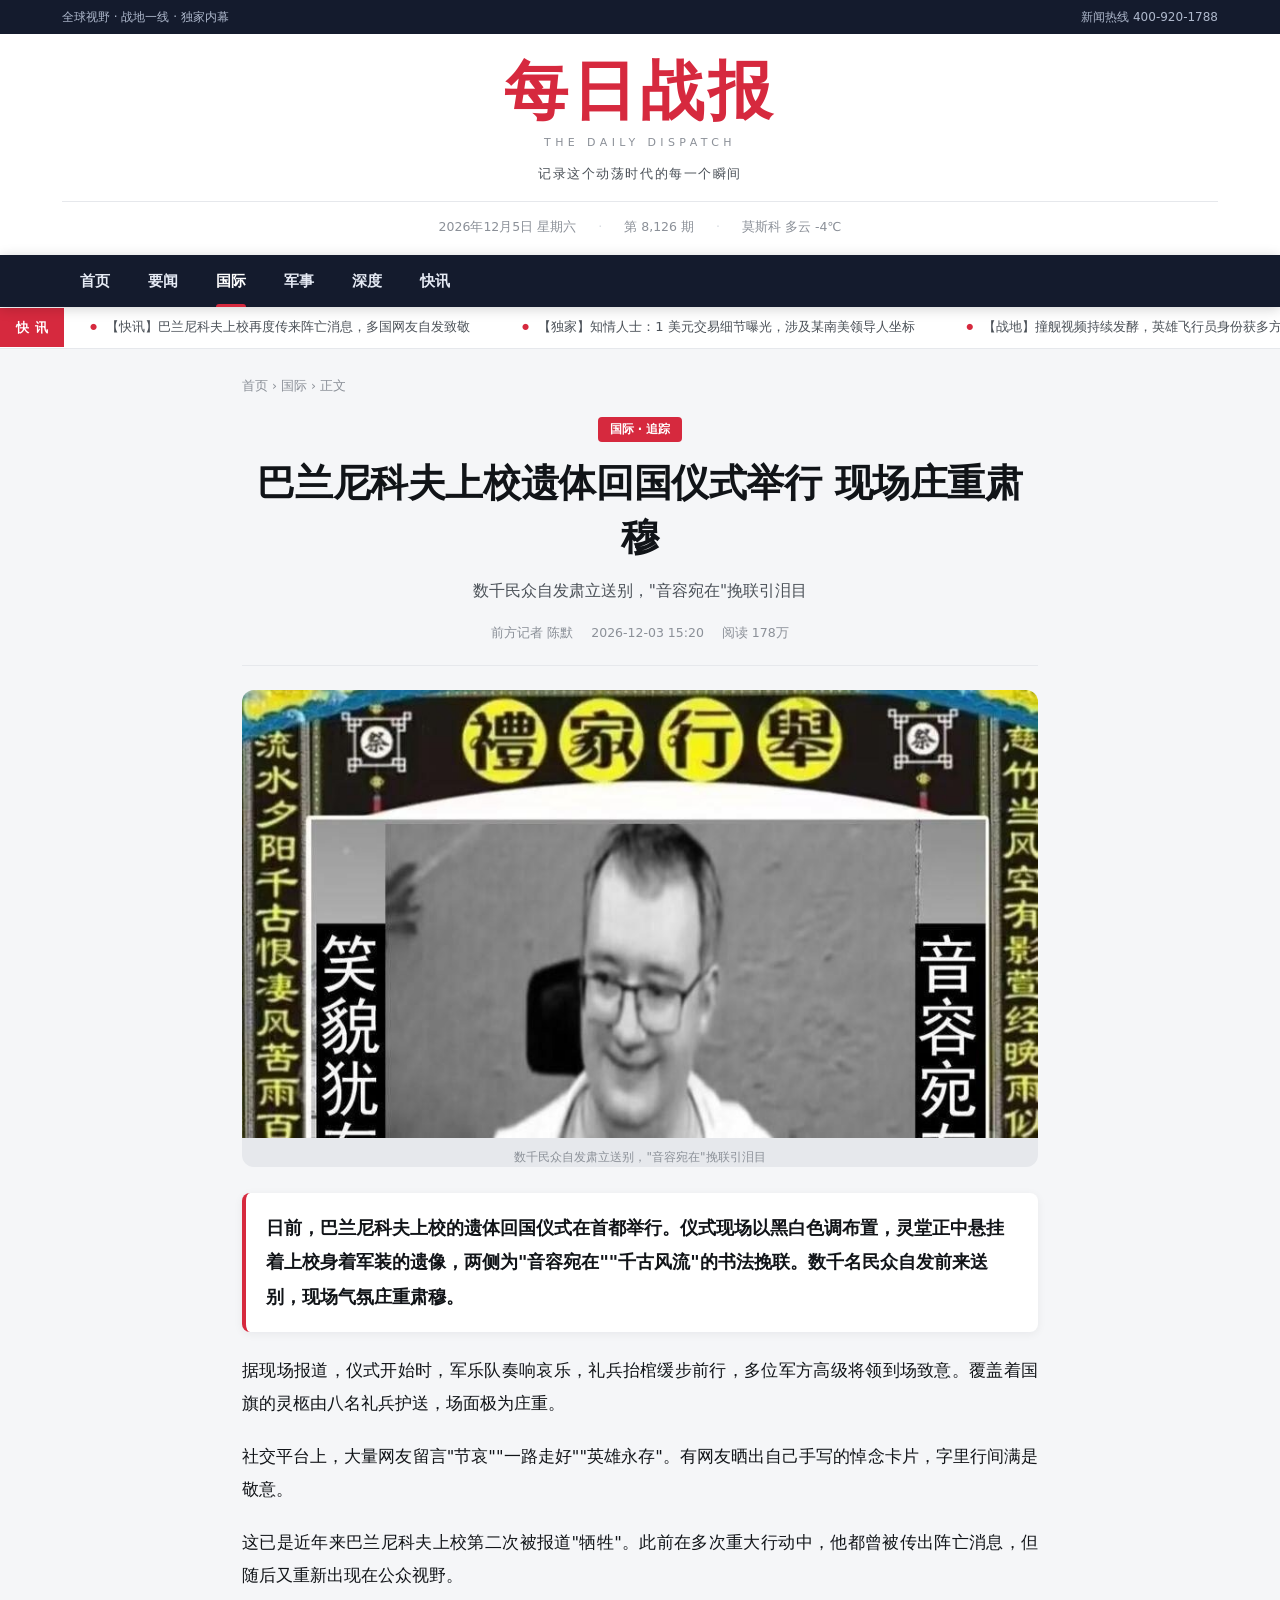
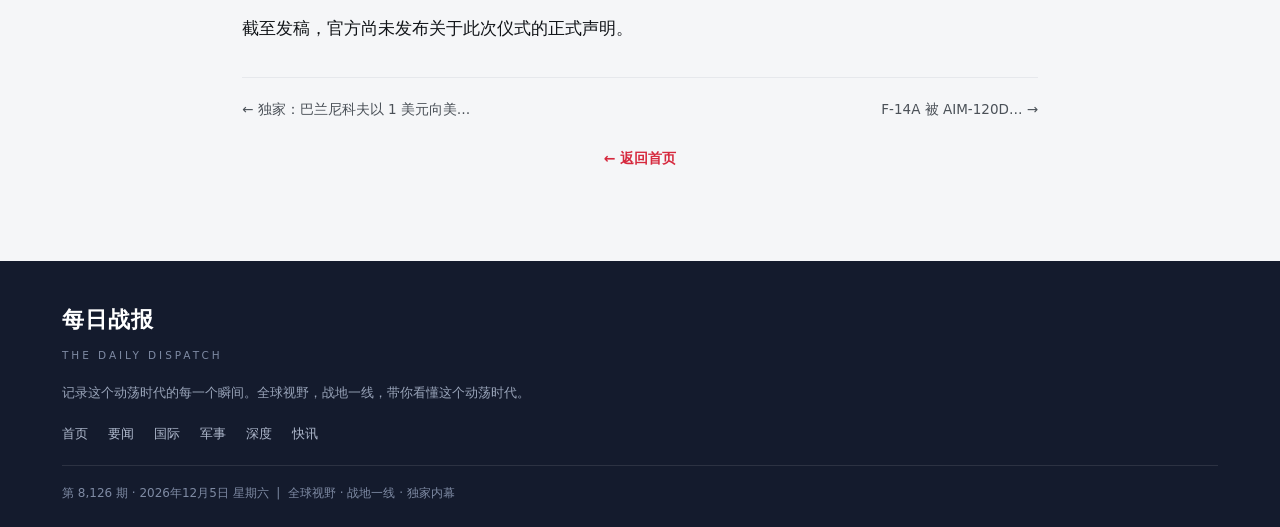
<file: article-a3.html>
<!DOCTYPE html>
<html lang="zh-CN">
<head>
<meta charset="UTF-8"><meta name="viewport" content="width=device-width,initial-scale=1">
<title>巴兰尼科夫上校遗体回国仪式举行 现场庄重肃穆 — 每日战报</title>
<meta name="description" content="每日战报：记录这个动荡时代的每一个瞬间。全球军事要闻、独家深度与战地快讯。">
<link rel="stylesheet" href="assets/style.css">
</head>
<body>

<div class="topbar"><div class="wrap"><span>全球视野 · 战地一线 · 独家内幕</span><span>新闻热线 400-920-1788</span></div></div>
<div class="masthead">
  <div class="wrap">
    <div class="title-row">
      <div class="brand">每日战报</div>
      <div class="brand-en">THE DAILY DISPATCH</div>
      <div class="motto">记录这个动荡时代的每一个瞬间</div>
    </div>
    <div class="info-row">
      <span id="liveDate"></span><span class="dot">第 8,126 期</span><span class="dot">莫斯科 多云 -4℃</span>
    </div>
  </div>
</div>
<nav class="navbar"><div class="wrap">
  <div class="navlinks" id="navlinks"><a href="index.html">首页</a><a href="category.html?cat=要闻">要闻</a><a href="category.html?cat=国际" class="cur">国际</a><a href="category.html?cat=军事">军事</a><a href="category.html?cat=深度">深度</a><a href="category.html?cat=快讯">快讯</a></div>
  <button class="burger" id="burger" aria-label="打开菜单">☰</button>
</div></nav>
<div class="bulletin"><div class="label">快 讯</div><div class="track"><span>【快讯】巴兰尼科夫上校再度传来阵亡消息，多国网友自发致敬</span><span>【独家】知情人士：1 美元交易细节曝光，涉及某南美领导人坐标</span><span>【战地】撞舰视频持续发酵，英雄飞行员身份获多方确认</span><span>【跟踪】本刊将持续关注事件后续进展，敬请留意最新报道</span><span>【快讯】巴兰尼科夫上校再度传来阵亡消息，多国网友自发致敬</span><span>【独家】知情人士：1 美元交易细节曝光，涉及某南美领导人坐标</span><span>【战地】撞舰视频持续发酵，英雄飞行员身份获多方确认</span><span>【跟踪】本刊将持续关注事件后续进展，敬请留意最新报道</span></div></div>

<div class="article-wrap">
  <div class="article-head">
    <div class="crumb"><a href="index.html">首页</a> › <a href="category.html?cat=国际">国际</a> › 正文</div>
    <span class="tag">国际 · 追踪</span>
    <h1>巴兰尼科夫上校遗体回国仪式举行 现场庄重肃穆</h1>
    <div class="sub">数千民众自发肃立送别，"音容宛在"挽联引泪目</div>
    <div class="meta"><span>前方记者 陈默</span><span><span class="dyn-date" data-age="2" data-time="15:20"></span></span><span>阅读 178万</span></div>
  </div>
  <figure class="article-fig"><img src="assets/images/bvvd3.jpg" alt="巴兰尼科夫上校遗体回国仪式举行 现场庄重肃穆"><figcaption>数千民众自发肃立送别，"音容宛在"挽联引泪目</figcaption></figure>
  <article class="article-body">
    <div class="lead">日前，巴兰尼科夫上校的遗体回国仪式在首都举行。仪式现场以黑白色调布置，灵堂正中悬挂着上校身着军装的遗像，两侧为"音容宛在""千古风流"的书法挽联。数千名民众自发前来送别，现场气氛庄重肃穆。</div>
    <p>据现场报道，仪式开始时，军乐队奏响哀乐，礼兵抬棺缓步前行，多位军方高级将领到场致意。覆盖着国旗的灵柩由八名礼兵护送，场面极为庄重。</p><p>社交平台上，大量网友留言"节哀""一路走好""英雄永存"。有网友晒出自己手写的悼念卡片，字里行间满是敬意。</p><p>这已是近年来巴兰尼科夫上校第二次被报道"牺牲"。此前在多次重大行动中，他都曾被传出阵亡消息，但随后又重新出现在公众视野。</p><p>截至发稿，官方尚未发布关于此次仪式的正式声明。</p>
  </article>
  <div class="article-nav"><a href="article-a2.html">← 独家：巴兰尼科夫以 1 美元向美…</a><a href="article-a4.html">F-14A 被 AIM-120D… →</a></div>
  <div class="center"><a href="index.html" class="back-link">← 返回首页</a></div>
</div>

<footer class="sitefoot"><div class="wrap">
  <div class="brand">每日战报</div>
  <div class="brand-en">THE DAILY DISPATCH</div>
  <p>记录这个动荡时代的每一个瞬间。全球视野，战地一线，带你看懂这个动荡时代。</p>
  <div class="links"><a href="index.html">首页</a><a href="category.html?cat=要闻">要闻</a><a href="category.html?cat=国际">国际</a><a href="category.html?cat=军事">军事</a><a href="category.html?cat=深度">深度</a><a href="category.html?cat=快讯">快讯</a></div>
  <div class="bottom">第 8,126 期 · <span id="footDate"></span> &nbsp;|&nbsp; 全球视野 · 战地一线 · 独家内幕</div>
</div></footer>
<button id="toTop" title="返回顶部">↑</button>
<script src="assets/app.js"></script>
</body></html>
</file>
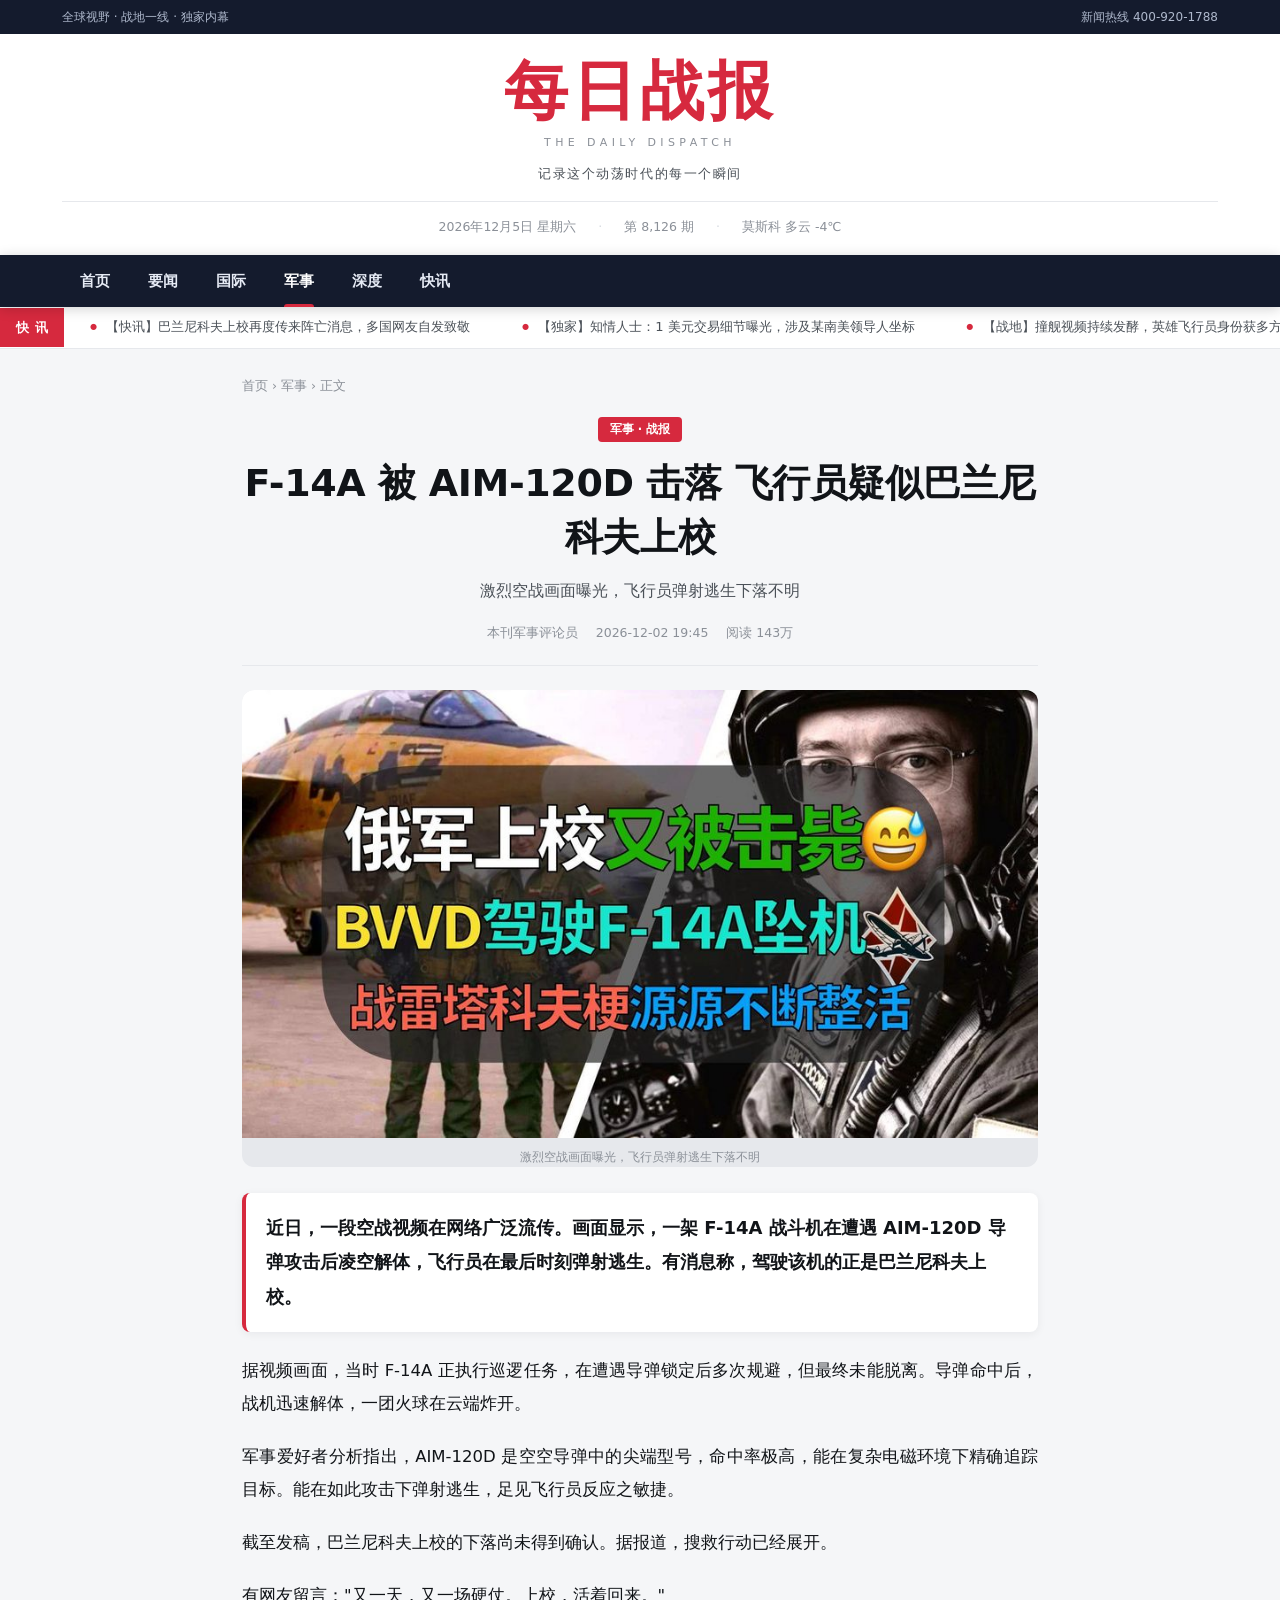
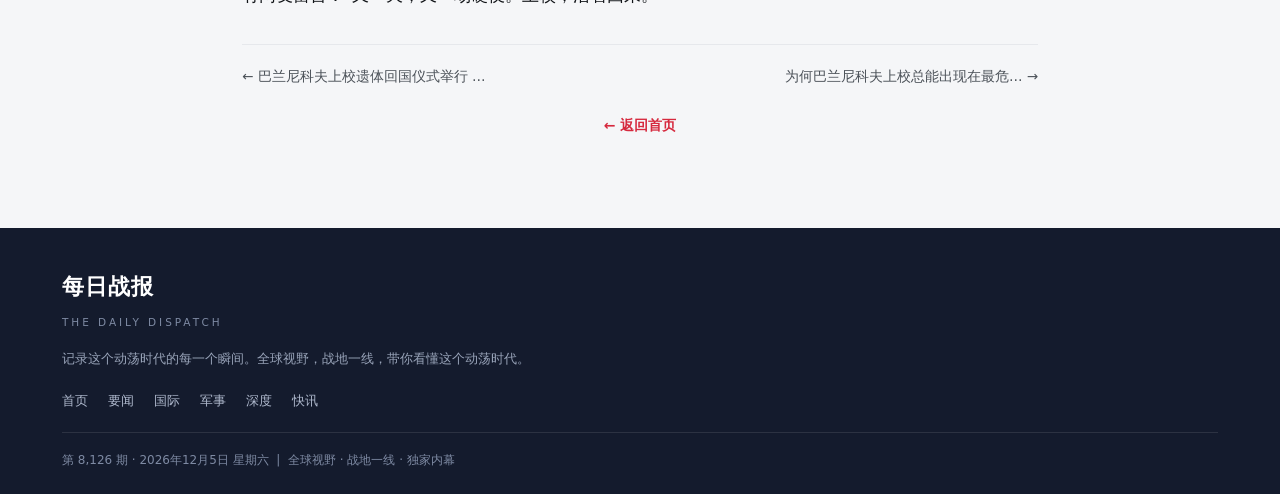
<file: article-a4.html>
<!DOCTYPE html>
<html lang="zh-CN">
<head>
<meta charset="UTF-8"><meta name="viewport" content="width=device-width,initial-scale=1">
<title>F-14A 被 AIM-120D 击落 飞行员疑似巴兰尼科夫上校 — 每日战报</title>
<meta name="description" content="每日战报：记录这个动荡时代的每一个瞬间。全球军事要闻、独家深度与战地快讯。">
<link rel="stylesheet" href="assets/style.css">
</head>
<body>

<div class="topbar"><div class="wrap"><span>全球视野 · 战地一线 · 独家内幕</span><span>新闻热线 400-920-1788</span></div></div>
<div class="masthead">
  <div class="wrap">
    <div class="title-row">
      <div class="brand">每日战报</div>
      <div class="brand-en">THE DAILY DISPATCH</div>
      <div class="motto">记录这个动荡时代的每一个瞬间</div>
    </div>
    <div class="info-row">
      <span id="liveDate"></span><span class="dot">第 8,126 期</span><span class="dot">莫斯科 多云 -4℃</span>
    </div>
  </div>
</div>
<nav class="navbar"><div class="wrap">
  <div class="navlinks" id="navlinks"><a href="index.html">首页</a><a href="category.html?cat=要闻">要闻</a><a href="category.html?cat=国际">国际</a><a href="category.html?cat=军事" class="cur">军事</a><a href="category.html?cat=深度">深度</a><a href="category.html?cat=快讯">快讯</a></div>
  <button class="burger" id="burger" aria-label="打开菜单">☰</button>
</div></nav>
<div class="bulletin"><div class="label">快 讯</div><div class="track"><span>【快讯】巴兰尼科夫上校再度传来阵亡消息，多国网友自发致敬</span><span>【独家】知情人士：1 美元交易细节曝光，涉及某南美领导人坐标</span><span>【战地】撞舰视频持续发酵，英雄飞行员身份获多方确认</span><span>【跟踪】本刊将持续关注事件后续进展，敬请留意最新报道</span><span>【快讯】巴兰尼科夫上校再度传来阵亡消息，多国网友自发致敬</span><span>【独家】知情人士：1 美元交易细节曝光，涉及某南美领导人坐标</span><span>【战地】撞舰视频持续发酵，英雄飞行员身份获多方确认</span><span>【跟踪】本刊将持续关注事件后续进展，敬请留意最新报道</span></div></div>

<div class="article-wrap">
  <div class="article-head">
    <div class="crumb"><a href="index.html">首页</a> › <a href="category.html?cat=军事">军事</a> › 正文</div>
    <span class="tag">军事 · 战报</span>
    <h1>F-14A 被 AIM-120D 击落 飞行员疑似巴兰尼科夫上校</h1>
    <div class="sub">激烈空战画面曝光，飞行员弹射逃生下落不明</div>
    <div class="meta"><span>本刊军事评论员</span><span><span class="dyn-date" data-age="3" data-time="19:45"></span></span><span>阅读 143万</span></div>
  </div>
  <figure class="article-fig"><img src="assets/images/bvvd2.jpg" alt="F-14A 被 AIM-120D 击落 飞行员疑似巴兰尼科夫上校"><figcaption>激烈空战画面曝光，飞行员弹射逃生下落不明</figcaption></figure>
  <article class="article-body">
    <div class="lead">近日，一段空战视频在网络广泛流传。画面显示，一架 F-14A 战斗机在遭遇 AIM-120D 导弹攻击后凌空解体，飞行员在最后时刻弹射逃生。有消息称，驾驶该机的正是巴兰尼科夫上校。</div>
    <p>据视频画面，当时 F-14A 正执行巡逻任务，在遭遇导弹锁定后多次规避，但最终未能脱离。导弹命中后，战机迅速解体，一团火球在云端炸开。</p><p>军事爱好者分析指出，AIM-120D 是空空导弹中的尖端型号，命中率极高，能在复杂电磁环境下精确追踪目标。能在如此攻击下弹射逃生，足见飞行员反应之敏捷。</p><p>截至发稿，巴兰尼科夫上校的下落尚未得到确认。据报道，搜救行动已经展开。</p><p>有网友留言："又一天，又一场硬仗。上校，活着回来。"</p>
  </article>
  <div class="article-nav"><a href="article-a3.html">← 巴兰尼科夫上校遗体回国仪式举行 …</a><a href="article-a5.html">为何巴兰尼科夫上校总能出现在最危… →</a></div>
  <div class="center"><a href="index.html" class="back-link">← 返回首页</a></div>
</div>

<footer class="sitefoot"><div class="wrap">
  <div class="brand">每日战报</div>
  <div class="brand-en">THE DAILY DISPATCH</div>
  <p>记录这个动荡时代的每一个瞬间。全球视野，战地一线，带你看懂这个动荡时代。</p>
  <div class="links"><a href="index.html">首页</a><a href="category.html?cat=要闻">要闻</a><a href="category.html?cat=国际">国际</a><a href="category.html?cat=军事">军事</a><a href="category.html?cat=深度">深度</a><a href="category.html?cat=快讯">快讯</a></div>
  <div class="bottom">第 8,126 期 · <span id="footDate"></span> &nbsp;|&nbsp; 全球视野 · 战地一线 · 独家内幕</div>
</div></footer>
<button id="toTop" title="返回顶部">↑</button>
<script src="assets/app.js"></script>
</body></html>
</file>
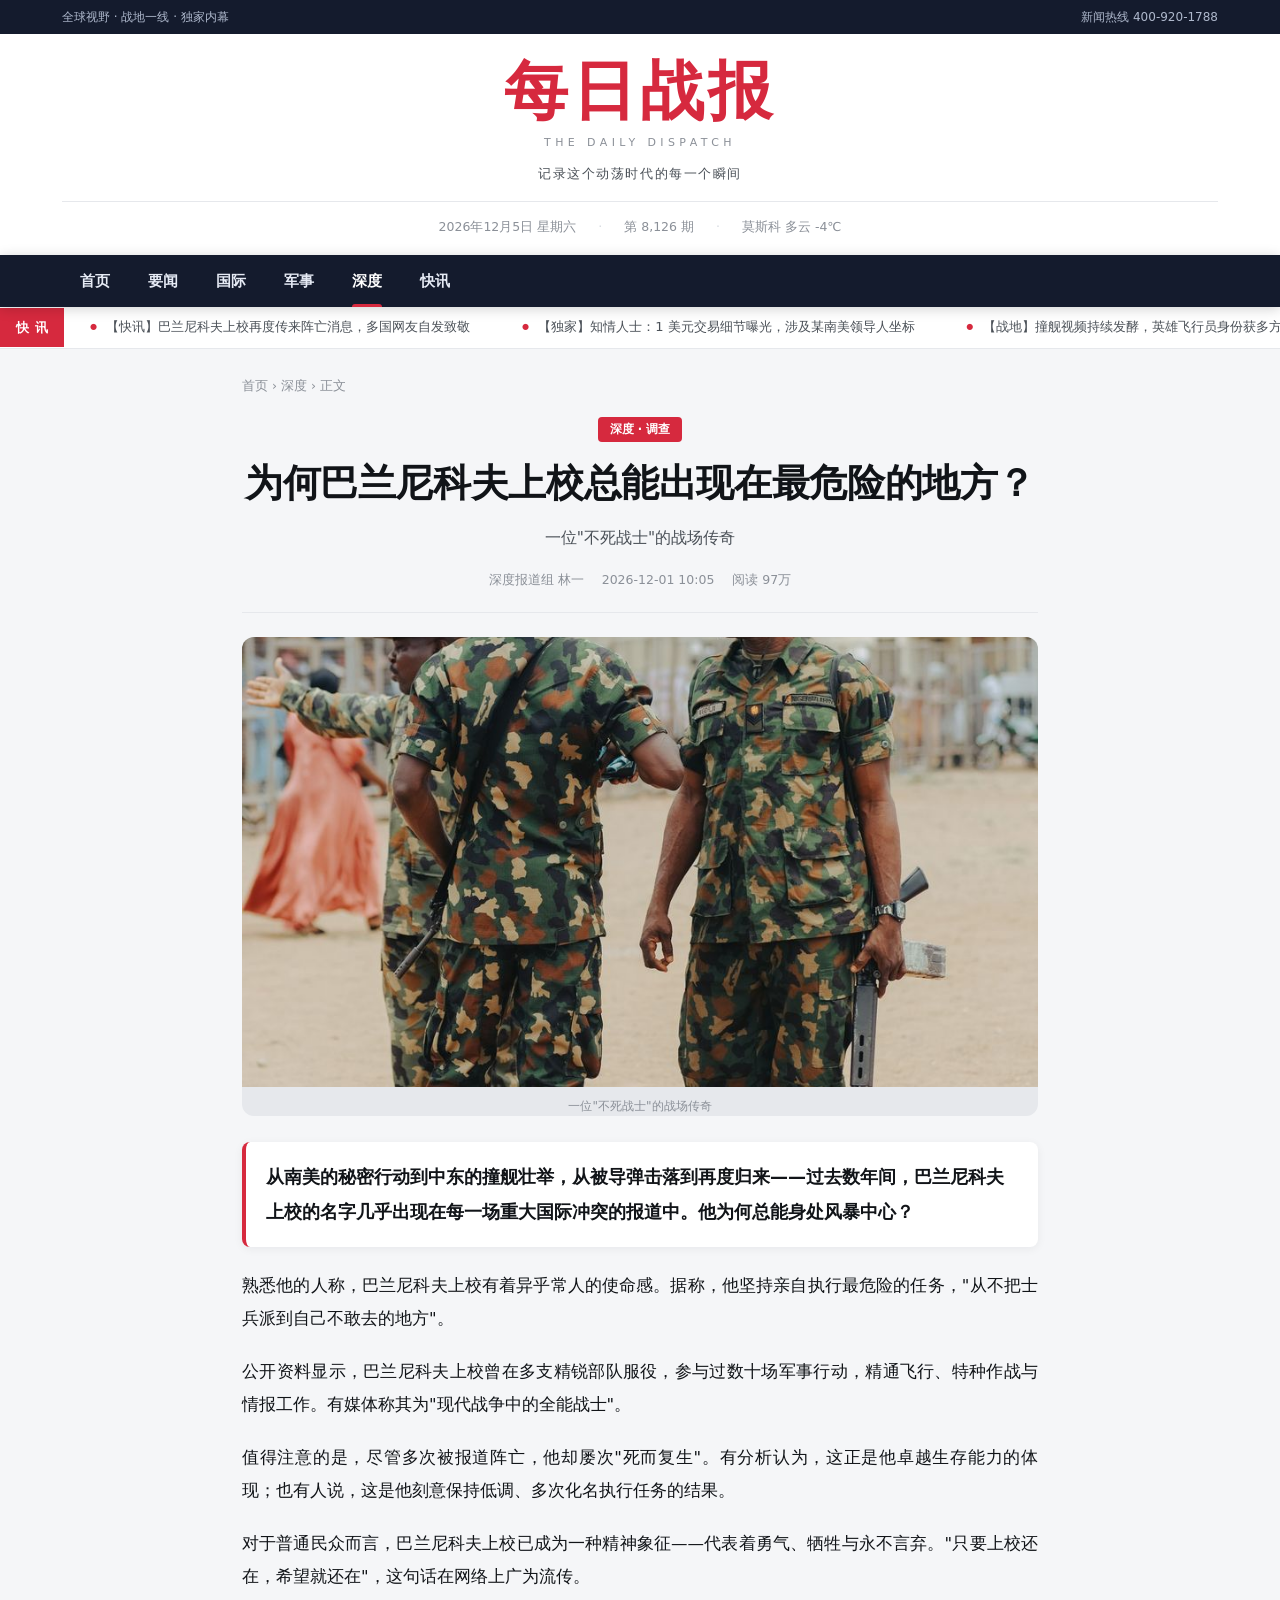
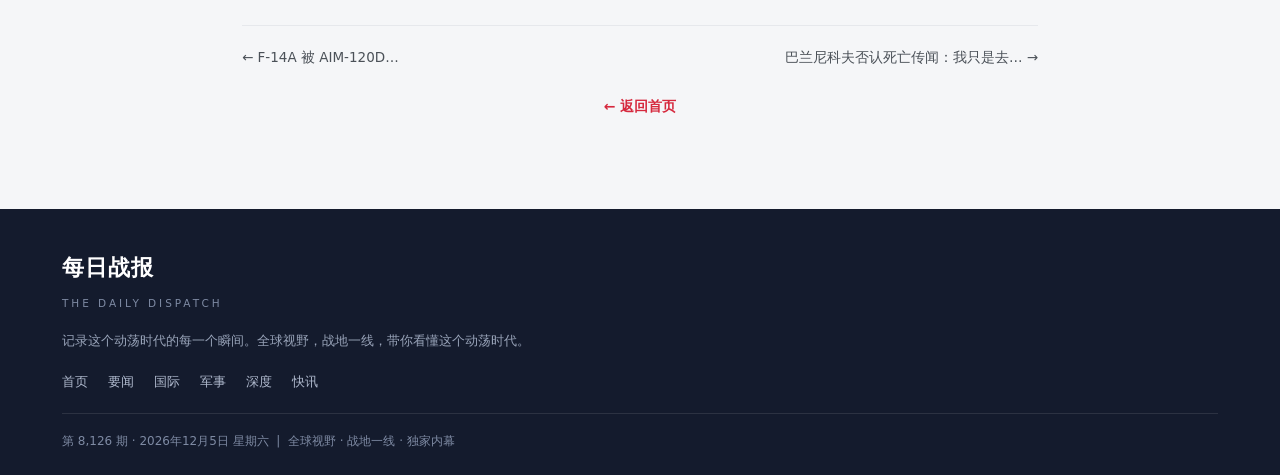
<file: article-a5.html>
<!DOCTYPE html>
<html lang="zh-CN">
<head>
<meta charset="UTF-8"><meta name="viewport" content="width=device-width,initial-scale=1">
<title>为何巴兰尼科夫上校总能出现在最危险的地方？ — 每日战报</title>
<meta name="description" content="每日战报：记录这个动荡时代的每一个瞬间。全球军事要闻、独家深度与战地快讯。">
<link rel="stylesheet" href="assets/style.css">
</head>
<body>

<div class="topbar"><div class="wrap"><span>全球视野 · 战地一线 · 独家内幕</span><span>新闻热线 400-920-1788</span></div></div>
<div class="masthead">
  <div class="wrap">
    <div class="title-row">
      <div class="brand">每日战报</div>
      <div class="brand-en">THE DAILY DISPATCH</div>
      <div class="motto">记录这个动荡时代的每一个瞬间</div>
    </div>
    <div class="info-row">
      <span id="liveDate"></span><span class="dot">第 8,126 期</span><span class="dot">莫斯科 多云 -4℃</span>
    </div>
  </div>
</div>
<nav class="navbar"><div class="wrap">
  <div class="navlinks" id="navlinks"><a href="index.html">首页</a><a href="category.html?cat=要闻">要闻</a><a href="category.html?cat=国际">国际</a><a href="category.html?cat=军事">军事</a><a href="category.html?cat=深度" class="cur">深度</a><a href="category.html?cat=快讯">快讯</a></div>
  <button class="burger" id="burger" aria-label="打开菜单">☰</button>
</div></nav>
<div class="bulletin"><div class="label">快 讯</div><div class="track"><span>【快讯】巴兰尼科夫上校再度传来阵亡消息，多国网友自发致敬</span><span>【独家】知情人士：1 美元交易细节曝光，涉及某南美领导人坐标</span><span>【战地】撞舰视频持续发酵，英雄飞行员身份获多方确认</span><span>【跟踪】本刊将持续关注事件后续进展，敬请留意最新报道</span><span>【快讯】巴兰尼科夫上校再度传来阵亡消息，多国网友自发致敬</span><span>【独家】知情人士：1 美元交易细节曝光，涉及某南美领导人坐标</span><span>【战地】撞舰视频持续发酵，英雄飞行员身份获多方确认</span><span>【跟踪】本刊将持续关注事件后续进展，敬请留意最新报道</span></div></div>

<div class="article-wrap">
  <div class="article-head">
    <div class="crumb"><a href="index.html">首页</a> › <a href="category.html?cat=深度">深度</a> › 正文</div>
    <span class="tag">深度 · 调查</span>
    <h1>为何巴兰尼科夫上校总能出现在最危险的地方？</h1>
    <div class="sub">一位"不死战士"的战场传奇</div>
    <div class="meta"><span>深度报道组 林一</span><span><span class="dyn-date" data-age="4" data-time="10:05"></span></span><span>阅读 97万</span></div>
  </div>
  <figure class="article-fig"><img src="assets/images/s9.jpg" alt="为何巴兰尼科夫上校总能出现在最危险的地方？"><figcaption>一位"不死战士"的战场传奇</figcaption></figure>
  <article class="article-body">
    <div class="lead">从南美的秘密行动到中东的撞舰壮举，从被导弹击落到再度归来——过去数年间，巴兰尼科夫上校的名字几乎出现在每一场重大国际冲突的报道中。他为何总能身处风暴中心？</div>
    <p>熟悉他的人称，巴兰尼科夫上校有着异乎常人的使命感。据称，他坚持亲自执行最危险的任务，"从不把士兵派到自己不敢去的地方"。</p><p>公开资料显示，巴兰尼科夫上校曾在多支精锐部队服役，参与过数十场军事行动，精通飞行、特种作战与情报工作。有媒体称其为"现代战争中的全能战士"。</p><p>值得注意的是，尽管多次被报道阵亡，他却屡次"死而复生"。有分析认为，这正是他卓越生存能力的体现；也有人说，这是他刻意保持低调、多次化名执行任务的结果。</p><p>对于普通民众而言，巴兰尼科夫上校已成为一种精神象征——代表着勇气、牺牲与永不言弃。"只要上校还在，希望就还在"，这句话在网络上广为流传。</p>
  </article>
  <div class="article-nav"><a href="article-a4.html">← F-14A 被 AIM-120D…</a><a href="article-a6.html">巴兰尼科夫否认死亡传闻：我只是去… →</a></div>
  <div class="center"><a href="index.html" class="back-link">← 返回首页</a></div>
</div>

<footer class="sitefoot"><div class="wrap">
  <div class="brand">每日战报</div>
  <div class="brand-en">THE DAILY DISPATCH</div>
  <p>记录这个动荡时代的每一个瞬间。全球视野，战地一线，带你看懂这个动荡时代。</p>
  <div class="links"><a href="index.html">首页</a><a href="category.html?cat=要闻">要闻</a><a href="category.html?cat=国际">国际</a><a href="category.html?cat=军事">军事</a><a href="category.html?cat=深度">深度</a><a href="category.html?cat=快讯">快讯</a></div>
  <div class="bottom">第 8,126 期 · <span id="footDate"></span> &nbsp;|&nbsp; 全球视野 · 战地一线 · 独家内幕</div>
</div></footer>
<button id="toTop" title="返回顶部">↑</button>
<script src="assets/app.js"></script>
</body></html>
</file>
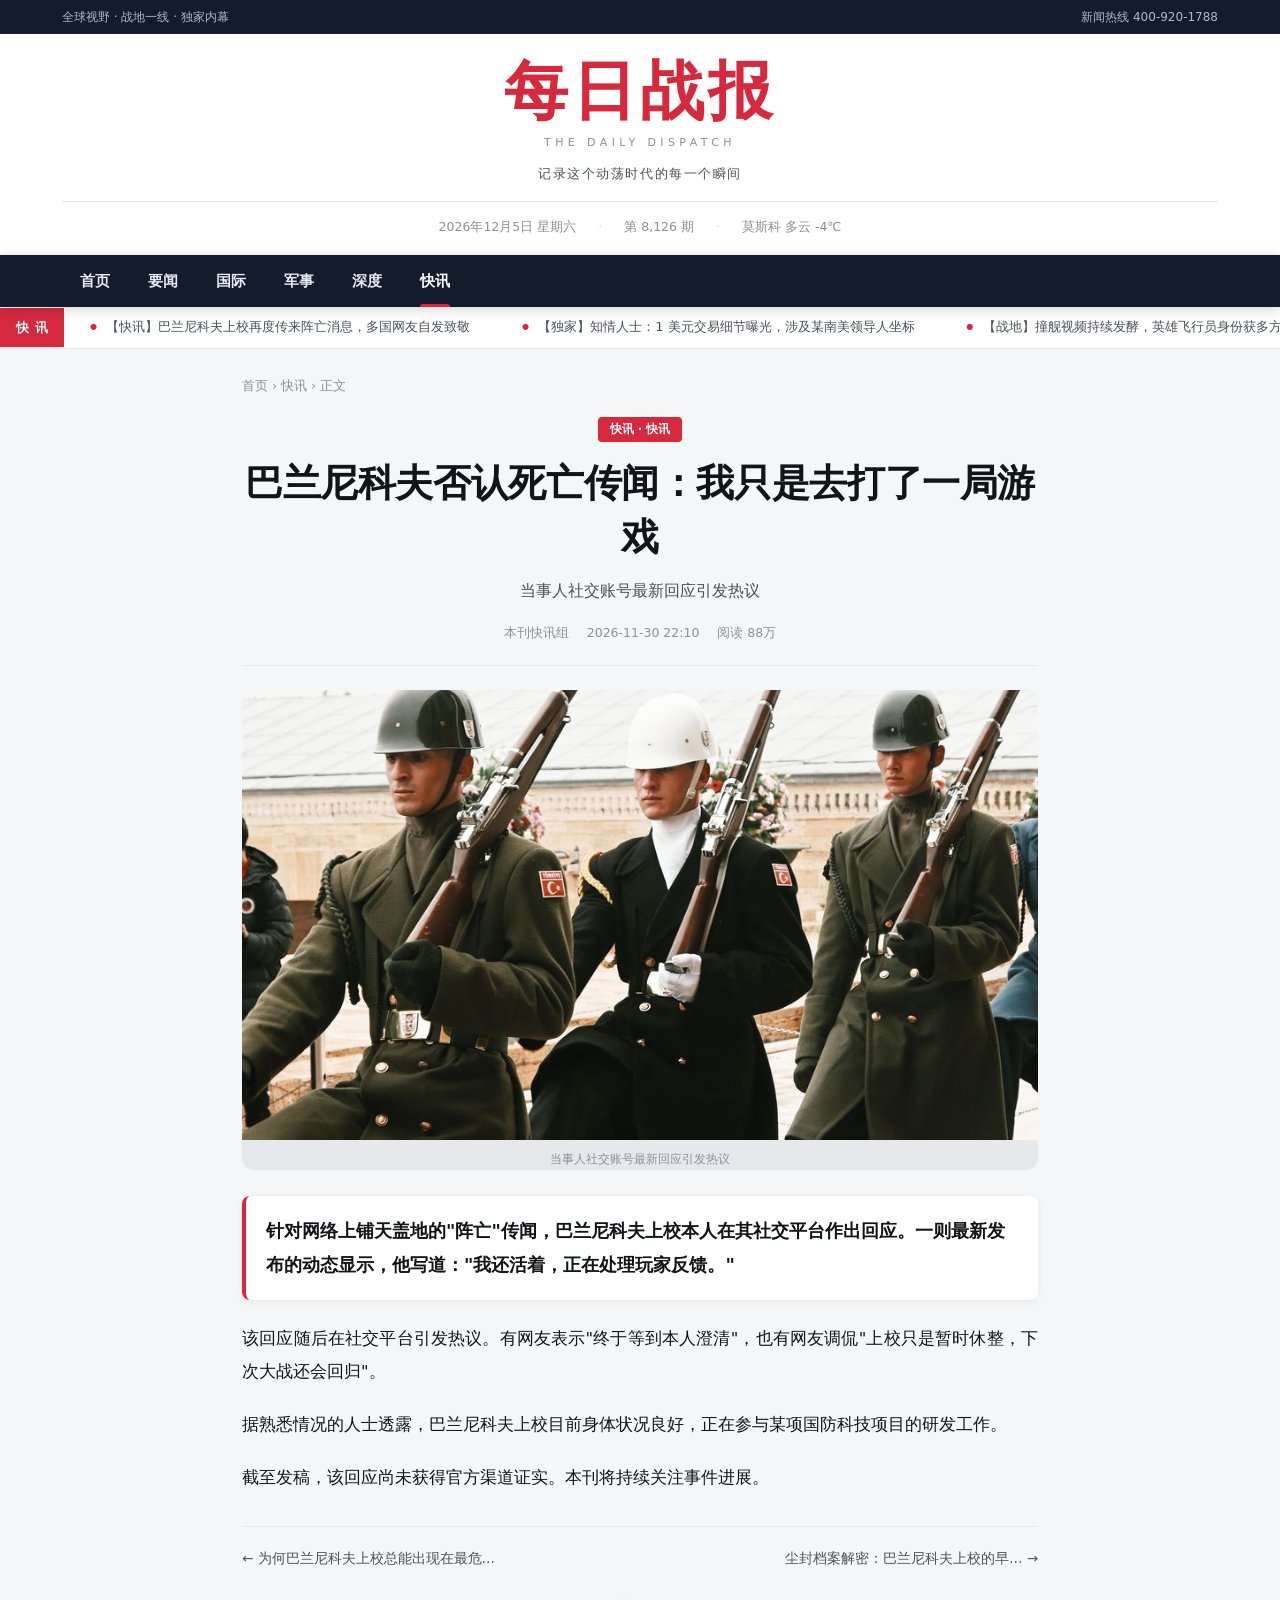
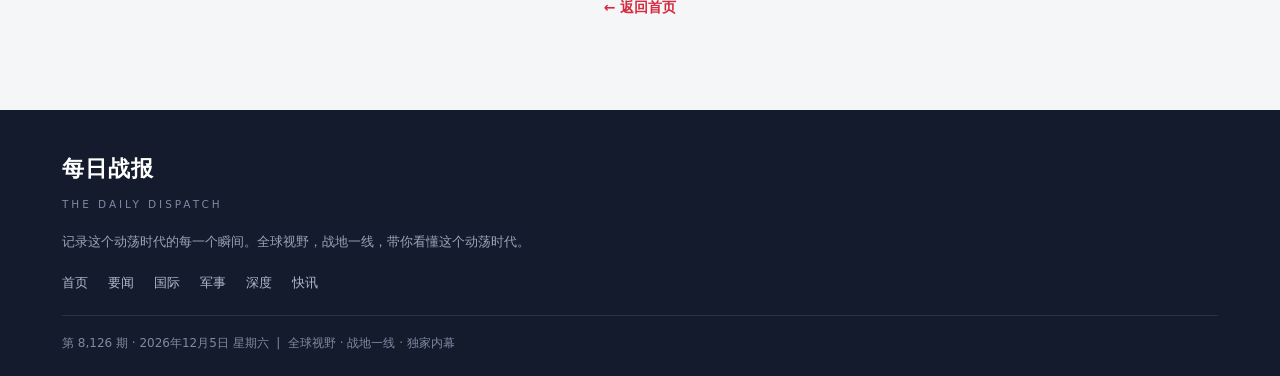
<file: article-a6.html>
<!DOCTYPE html>
<html lang="zh-CN">
<head>
<meta charset="UTF-8"><meta name="viewport" content="width=device-width,initial-scale=1">
<title>巴兰尼科夫否认死亡传闻：我只是去打了一局游戏 — 每日战报</title>
<meta name="description" content="每日战报：记录这个动荡时代的每一个瞬间。全球军事要闻、独家深度与战地快讯。">
<link rel="stylesheet" href="assets/style.css">
</head>
<body>

<div class="topbar"><div class="wrap"><span>全球视野 · 战地一线 · 独家内幕</span><span>新闻热线 400-920-1788</span></div></div>
<div class="masthead">
  <div class="wrap">
    <div class="title-row">
      <div class="brand">每日战报</div>
      <div class="brand-en">THE DAILY DISPATCH</div>
      <div class="motto">记录这个动荡时代的每一个瞬间</div>
    </div>
    <div class="info-row">
      <span id="liveDate"></span><span class="dot">第 8,126 期</span><span class="dot">莫斯科 多云 -4℃</span>
    </div>
  </div>
</div>
<nav class="navbar"><div class="wrap">
  <div class="navlinks" id="navlinks"><a href="index.html">首页</a><a href="category.html?cat=要闻">要闻</a><a href="category.html?cat=国际">国际</a><a href="category.html?cat=军事">军事</a><a href="category.html?cat=深度">深度</a><a href="category.html?cat=快讯" class="cur">快讯</a></div>
  <button class="burger" id="burger" aria-label="打开菜单">☰</button>
</div></nav>
<div class="bulletin"><div class="label">快 讯</div><div class="track"><span>【快讯】巴兰尼科夫上校再度传来阵亡消息，多国网友自发致敬</span><span>【独家】知情人士：1 美元交易细节曝光，涉及某南美领导人坐标</span><span>【战地】撞舰视频持续发酵，英雄飞行员身份获多方确认</span><span>【跟踪】本刊将持续关注事件后续进展，敬请留意最新报道</span><span>【快讯】巴兰尼科夫上校再度传来阵亡消息，多国网友自发致敬</span><span>【独家】知情人士：1 美元交易细节曝光，涉及某南美领导人坐标</span><span>【战地】撞舰视频持续发酵，英雄飞行员身份获多方确认</span><span>【跟踪】本刊将持续关注事件后续进展，敬请留意最新报道</span></div></div>

<div class="article-wrap">
  <div class="article-head">
    <div class="crumb"><a href="index.html">首页</a> › <a href="category.html?cat=快讯">快讯</a> › 正文</div>
    <span class="tag">快讯 · 快讯</span>
    <h1>巴兰尼科夫否认死亡传闻：我只是去打了一局游戏</h1>
    <div class="sub">当事人社交账号最新回应引发热议</div>
    <div class="meta"><span>本刊快讯组</span><span><span class="dyn-date" data-age="5" data-time="22:10"></span></span><span>阅读 88万</span></div>
  </div>
  <figure class="article-fig"><img src="assets/images/s11.jpg" alt="巴兰尼科夫否认死亡传闻：我只是去打了一局游戏"><figcaption>当事人社交账号最新回应引发热议</figcaption></figure>
  <article class="article-body">
    <div class="lead">针对网络上铺天盖地的"阵亡"传闻，巴兰尼科夫上校本人在其社交平台作出回应。一则最新发布的动态显示，他写道："我还活着，正在处理玩家反馈。"</div>
    <p>该回应随后在社交平台引发热议。有网友表示"终于等到本人澄清"，也有网友调侃"上校只是暂时休整，下次大战还会回归"。</p><p>据熟悉情况的人士透露，巴兰尼科夫上校目前身体状况良好，正在参与某项国防科技项目的研发工作。</p><p>截至发稿，该回应尚未获得官方渠道证实。本刊将持续关注事件进展。</p>
  </article>
  <div class="article-nav"><a href="article-a5.html">← 为何巴兰尼科夫上校总能出现在最危…</a><a href="article-a7.html">尘封档案解密：巴兰尼科夫上校的早… →</a></div>
  <div class="center"><a href="index.html" class="back-link">← 返回首页</a></div>
</div>

<footer class="sitefoot"><div class="wrap">
  <div class="brand">每日战报</div>
  <div class="brand-en">THE DAILY DISPATCH</div>
  <p>记录这个动荡时代的每一个瞬间。全球视野，战地一线，带你看懂这个动荡时代。</p>
  <div class="links"><a href="index.html">首页</a><a href="category.html?cat=要闻">要闻</a><a href="category.html?cat=国际">国际</a><a href="category.html?cat=军事">军事</a><a href="category.html?cat=深度">深度</a><a href="category.html?cat=快讯">快讯</a></div>
  <div class="bottom">第 8,126 期 · <span id="footDate"></span> &nbsp;|&nbsp; 全球视野 · 战地一线 · 独家内幕</div>
</div></footer>
<button id="toTop" title="返回顶部">↑</button>
<script src="assets/app.js"></script>
</body></html>
</file>
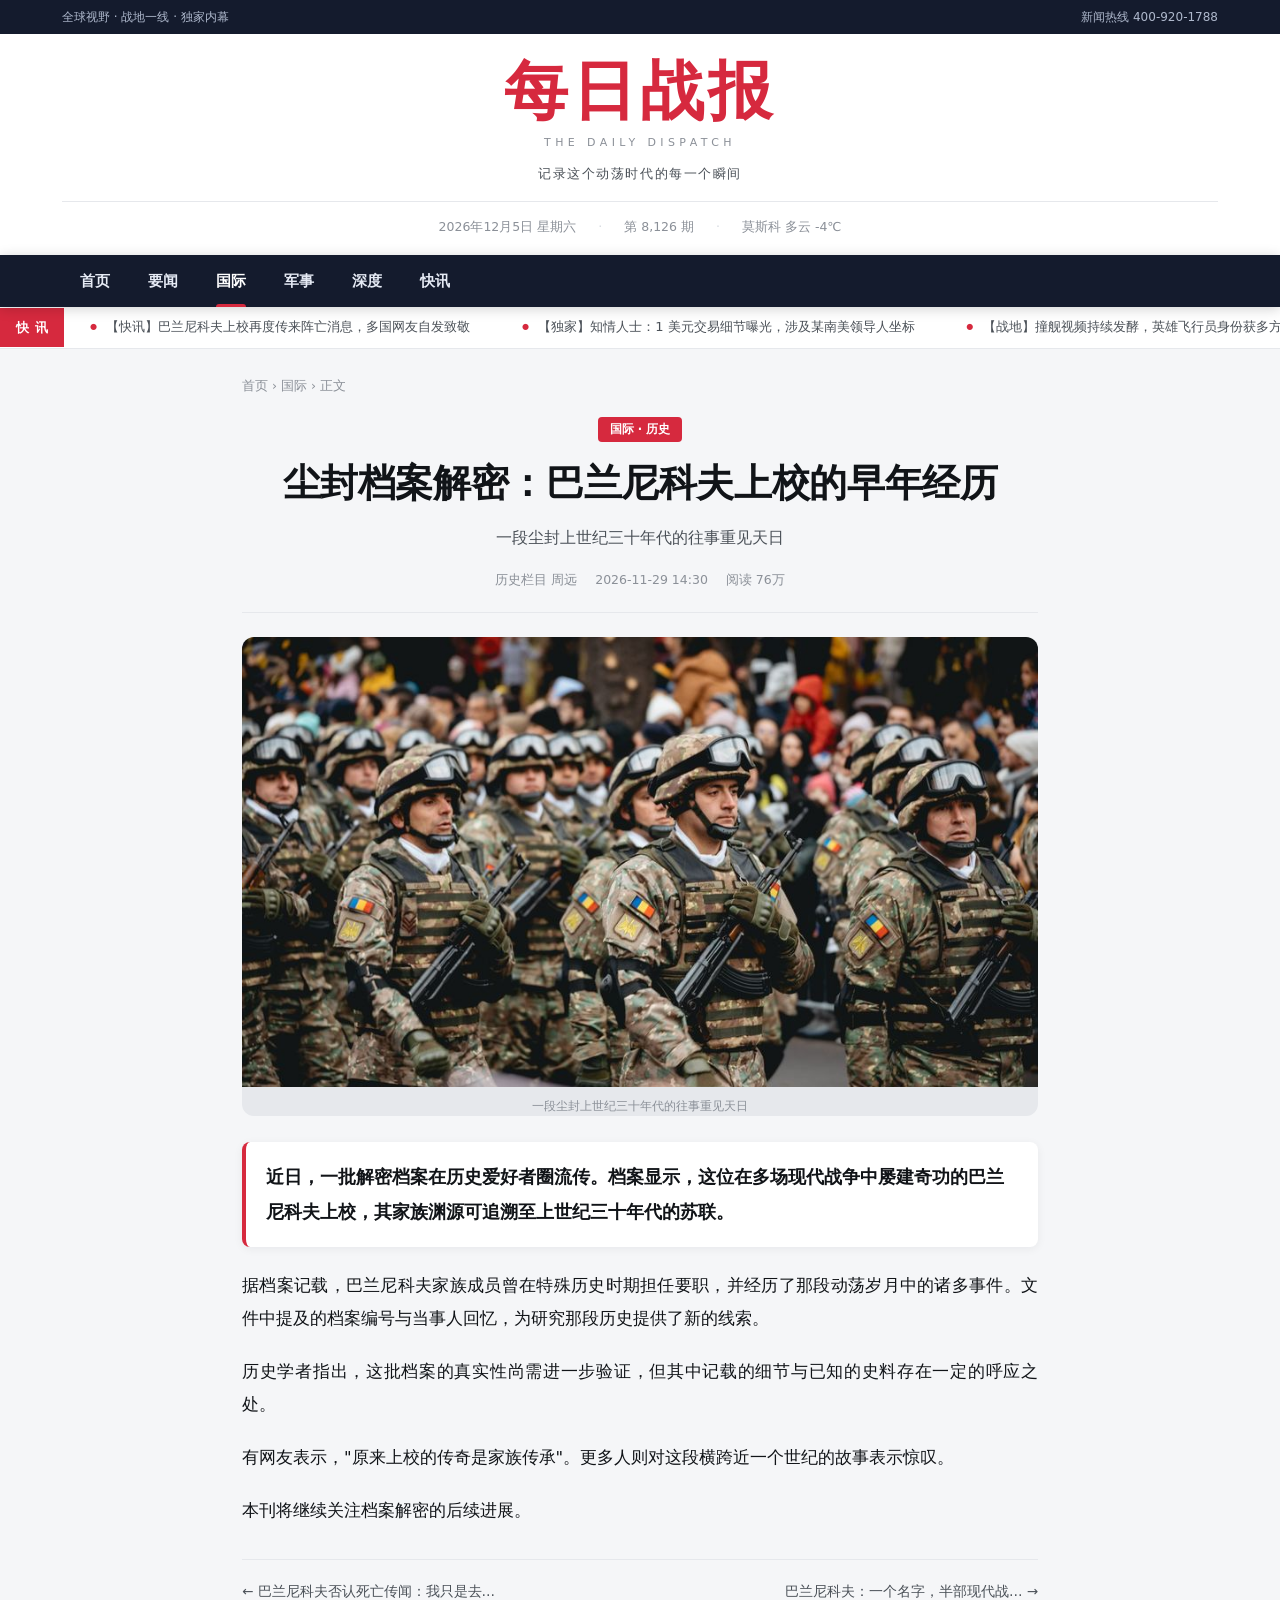
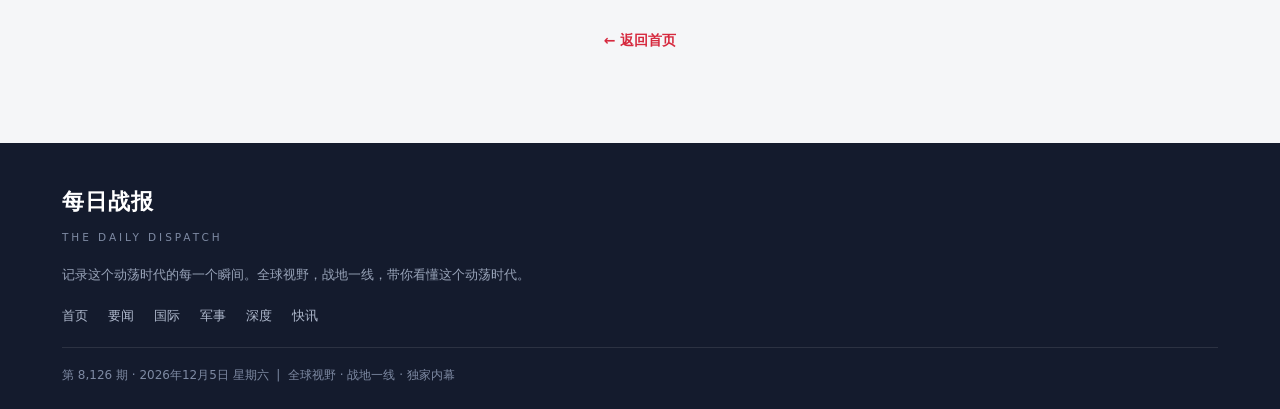
<file: article-a7.html>
<!DOCTYPE html>
<html lang="zh-CN">
<head>
<meta charset="UTF-8"><meta name="viewport" content="width=device-width,initial-scale=1">
<title>尘封档案解密：巴兰尼科夫上校的早年经历 — 每日战报</title>
<meta name="description" content="每日战报：记录这个动荡时代的每一个瞬间。全球军事要闻、独家深度与战地快讯。">
<link rel="stylesheet" href="assets/style.css">
</head>
<body>

<div class="topbar"><div class="wrap"><span>全球视野 · 战地一线 · 独家内幕</span><span>新闻热线 400-920-1788</span></div></div>
<div class="masthead">
  <div class="wrap">
    <div class="title-row">
      <div class="brand">每日战报</div>
      <div class="brand-en">THE DAILY DISPATCH</div>
      <div class="motto">记录这个动荡时代的每一个瞬间</div>
    </div>
    <div class="info-row">
      <span id="liveDate"></span><span class="dot">第 8,126 期</span><span class="dot">莫斯科 多云 -4℃</span>
    </div>
  </div>
</div>
<nav class="navbar"><div class="wrap">
  <div class="navlinks" id="navlinks"><a href="index.html">首页</a><a href="category.html?cat=要闻">要闻</a><a href="category.html?cat=国际" class="cur">国际</a><a href="category.html?cat=军事">军事</a><a href="category.html?cat=深度">深度</a><a href="category.html?cat=快讯">快讯</a></div>
  <button class="burger" id="burger" aria-label="打开菜单">☰</button>
</div></nav>
<div class="bulletin"><div class="label">快 讯</div><div class="track"><span>【快讯】巴兰尼科夫上校再度传来阵亡消息，多国网友自发致敬</span><span>【独家】知情人士：1 美元交易细节曝光，涉及某南美领导人坐标</span><span>【战地】撞舰视频持续发酵，英雄飞行员身份获多方确认</span><span>【跟踪】本刊将持续关注事件后续进展，敬请留意最新报道</span><span>【快讯】巴兰尼科夫上校再度传来阵亡消息，多国网友自发致敬</span><span>【独家】知情人士：1 美元交易细节曝光，涉及某南美领导人坐标</span><span>【战地】撞舰视频持续发酵，英雄飞行员身份获多方确认</span><span>【跟踪】本刊将持续关注事件后续进展，敬请留意最新报道</span></div></div>

<div class="article-wrap">
  <div class="article-head">
    <div class="crumb"><a href="index.html">首页</a> › <a href="category.html?cat=国际">国际</a> › 正文</div>
    <span class="tag">国际 · 历史</span>
    <h1>尘封档案解密：巴兰尼科夫上校的早年经历</h1>
    <div class="sub">一段尘封上世纪三十年代的往事重见天日</div>
    <div class="meta"><span>历史栏目 周远</span><span><span class="dyn-date" data-age="6" data-time="14:30"></span></span><span>阅读 76万</span></div>
  </div>
  <figure class="article-fig"><img src="assets/images/s5.jpg" alt="尘封档案解密：巴兰尼科夫上校的早年经历"><figcaption>一段尘封上世纪三十年代的往事重见天日</figcaption></figure>
  <article class="article-body">
    <div class="lead">近日，一批解密档案在历史爱好者圈流传。档案显示，这位在多场现代战争中屡建奇功的巴兰尼科夫上校，其家族渊源可追溯至上世纪三十年代的苏联。</div>
    <p>据档案记载，巴兰尼科夫家族成员曾在特殊历史时期担任要职，并经历了那段动荡岁月中的诸多事件。文件中提及的档案编号与当事人回忆，为研究那段历史提供了新的线索。</p><p>历史学者指出，这批档案的真实性尚需进一步验证，但其中记载的细节与已知的史料存在一定的呼应之处。</p><p>有网友表示，"原来上校的传奇是家族传承"。更多人则对这段横跨近一个世纪的故事表示惊叹。</p><p>本刊将继续关注档案解密的后续进展。</p>
  </article>
  <div class="article-nav"><a href="article-a6.html">← 巴兰尼科夫否认死亡传闻：我只是去…</a><a href="article-a8.html">巴兰尼科夫：一个名字，半部现代战… →</a></div>
  <div class="center"><a href="index.html" class="back-link">← 返回首页</a></div>
</div>

<footer class="sitefoot"><div class="wrap">
  <div class="brand">每日战报</div>
  <div class="brand-en">THE DAILY DISPATCH</div>
  <p>记录这个动荡时代的每一个瞬间。全球视野，战地一线，带你看懂这个动荡时代。</p>
  <div class="links"><a href="index.html">首页</a><a href="category.html?cat=要闻">要闻</a><a href="category.html?cat=国际">国际</a><a href="category.html?cat=军事">军事</a><a href="category.html?cat=深度">深度</a><a href="category.html?cat=快讯">快讯</a></div>
  <div class="bottom">第 8,126 期 · <span id="footDate"></span> &nbsp;|&nbsp; 全球视野 · 战地一线 · 独家内幕</div>
</div></footer>
<button id="toTop" title="返回顶部">↑</button>
<script src="assets/app.js"></script>
</body></html>
</file>
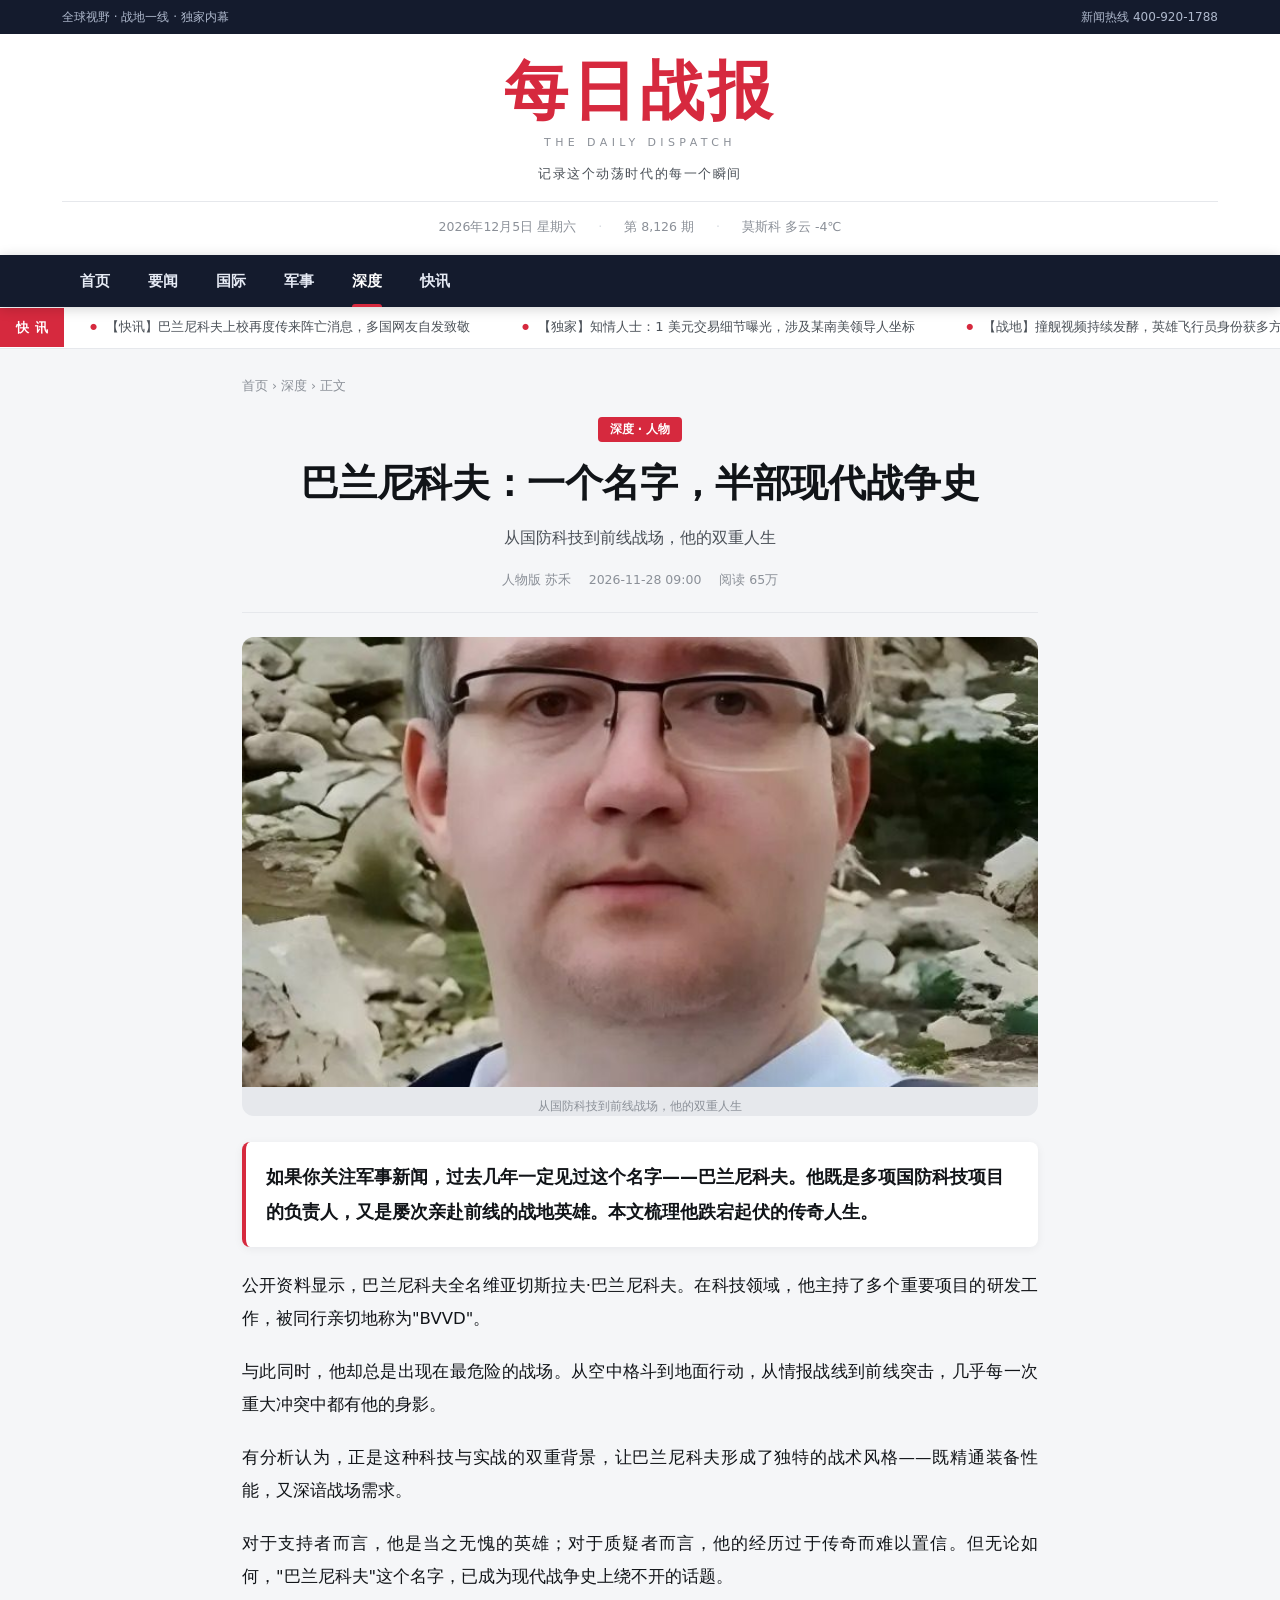
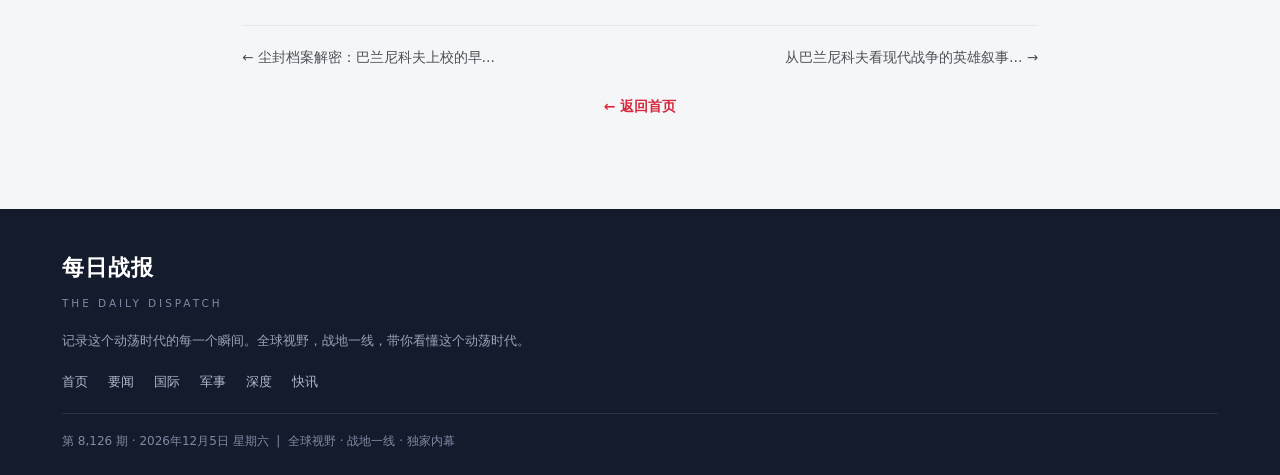
<file: article-a8.html>
<!DOCTYPE html>
<html lang="zh-CN">
<head>
<meta charset="UTF-8"><meta name="viewport" content="width=device-width,initial-scale=1">
<title>巴兰尼科夫：一个名字，半部现代战争史 — 每日战报</title>
<meta name="description" content="每日战报：记录这个动荡时代的每一个瞬间。全球军事要闻、独家深度与战地快讯。">
<link rel="stylesheet" href="assets/style.css">
</head>
<body>

<div class="topbar"><div class="wrap"><span>全球视野 · 战地一线 · 独家内幕</span><span>新闻热线 400-920-1788</span></div></div>
<div class="masthead">
  <div class="wrap">
    <div class="title-row">
      <div class="brand">每日战报</div>
      <div class="brand-en">THE DAILY DISPATCH</div>
      <div class="motto">记录这个动荡时代的每一个瞬间</div>
    </div>
    <div class="info-row">
      <span id="liveDate"></span><span class="dot">第 8,126 期</span><span class="dot">莫斯科 多云 -4℃</span>
    </div>
  </div>
</div>
<nav class="navbar"><div class="wrap">
  <div class="navlinks" id="navlinks"><a href="index.html">首页</a><a href="category.html?cat=要闻">要闻</a><a href="category.html?cat=国际">国际</a><a href="category.html?cat=军事">军事</a><a href="category.html?cat=深度" class="cur">深度</a><a href="category.html?cat=快讯">快讯</a></div>
  <button class="burger" id="burger" aria-label="打开菜单">☰</button>
</div></nav>
<div class="bulletin"><div class="label">快 讯</div><div class="track"><span>【快讯】巴兰尼科夫上校再度传来阵亡消息，多国网友自发致敬</span><span>【独家】知情人士：1 美元交易细节曝光，涉及某南美领导人坐标</span><span>【战地】撞舰视频持续发酵，英雄飞行员身份获多方确认</span><span>【跟踪】本刊将持续关注事件后续进展，敬请留意最新报道</span><span>【快讯】巴兰尼科夫上校再度传来阵亡消息，多国网友自发致敬</span><span>【独家】知情人士：1 美元交易细节曝光，涉及某南美领导人坐标</span><span>【战地】撞舰视频持续发酵，英雄飞行员身份获多方确认</span><span>【跟踪】本刊将持续关注事件后续进展，敬请留意最新报道</span></div></div>

<div class="article-wrap">
  <div class="article-head">
    <div class="crumb"><a href="index.html">首页</a> › <a href="category.html?cat=深度">深度</a> › 正文</div>
    <span class="tag">深度 · 人物</span>
    <h1>巴兰尼科夫：一个名字，半部现代战争史</h1>
    <div class="sub">从国防科技到前线战场，他的双重人生</div>
    <div class="meta"><span>人物版 苏禾</span><span><span class="dyn-date" data-age="7" data-time="09:00"></span></span><span>阅读 65万</span></div>
  </div>
  <figure class="article-fig"><img src="assets/images/bvvd1.jpg" alt="巴兰尼科夫：一个名字，半部现代战争史"><figcaption>从国防科技到前线战场，他的双重人生</figcaption></figure>
  <article class="article-body">
    <div class="lead">如果你关注军事新闻，过去几年一定见过这个名字——巴兰尼科夫。他既是多项国防科技项目的负责人，又是屡次亲赴前线的战地英雄。本文梳理他跌宕起伏的传奇人生。</div>
    <p>公开资料显示，巴兰尼科夫全名维亚切斯拉夫·巴兰尼科夫。在科技领域，他主持了多个重要项目的研发工作，被同行亲切地称为"BVVD"。</p><p>与此同时，他却总是出现在最危险的战场。从空中格斗到地面行动，从情报战线到前线突击，几乎每一次重大冲突中都有他的身影。</p><p>有分析认为，正是这种科技与实战的双重背景，让巴兰尼科夫形成了独特的战术风格——既精通装备性能，又深谙战场需求。</p><p>对于支持者而言，他是当之无愧的英雄；对于质疑者而言，他的经历过于传奇而难以置信。但无论如何，"巴兰尼科夫"这个名字，已成为现代战争史上绕不开的话题。</p>
  </article>
  <div class="article-nav"><a href="article-a7.html">← 尘封档案解密：巴兰尼科夫上校的早…</a><a href="article-a9.html">从巴兰尼科夫看现代战争的英雄叙事… →</a></div>
  <div class="center"><a href="index.html" class="back-link">← 返回首页</a></div>
</div>

<footer class="sitefoot"><div class="wrap">
  <div class="brand">每日战报</div>
  <div class="brand-en">THE DAILY DISPATCH</div>
  <p>记录这个动荡时代的每一个瞬间。全球视野，战地一线，带你看懂这个动荡时代。</p>
  <div class="links"><a href="index.html">首页</a><a href="category.html?cat=要闻">要闻</a><a href="category.html?cat=国际">国际</a><a href="category.html?cat=军事">军事</a><a href="category.html?cat=深度">深度</a><a href="category.html?cat=快讯">快讯</a></div>
  <div class="bottom">第 8,126 期 · <span id="footDate"></span> &nbsp;|&nbsp; 全球视野 · 战地一线 · 独家内幕</div>
</div></footer>
<button id="toTop" title="返回顶部">↑</button>
<script src="assets/app.js"></script>
</body></html>
</file>
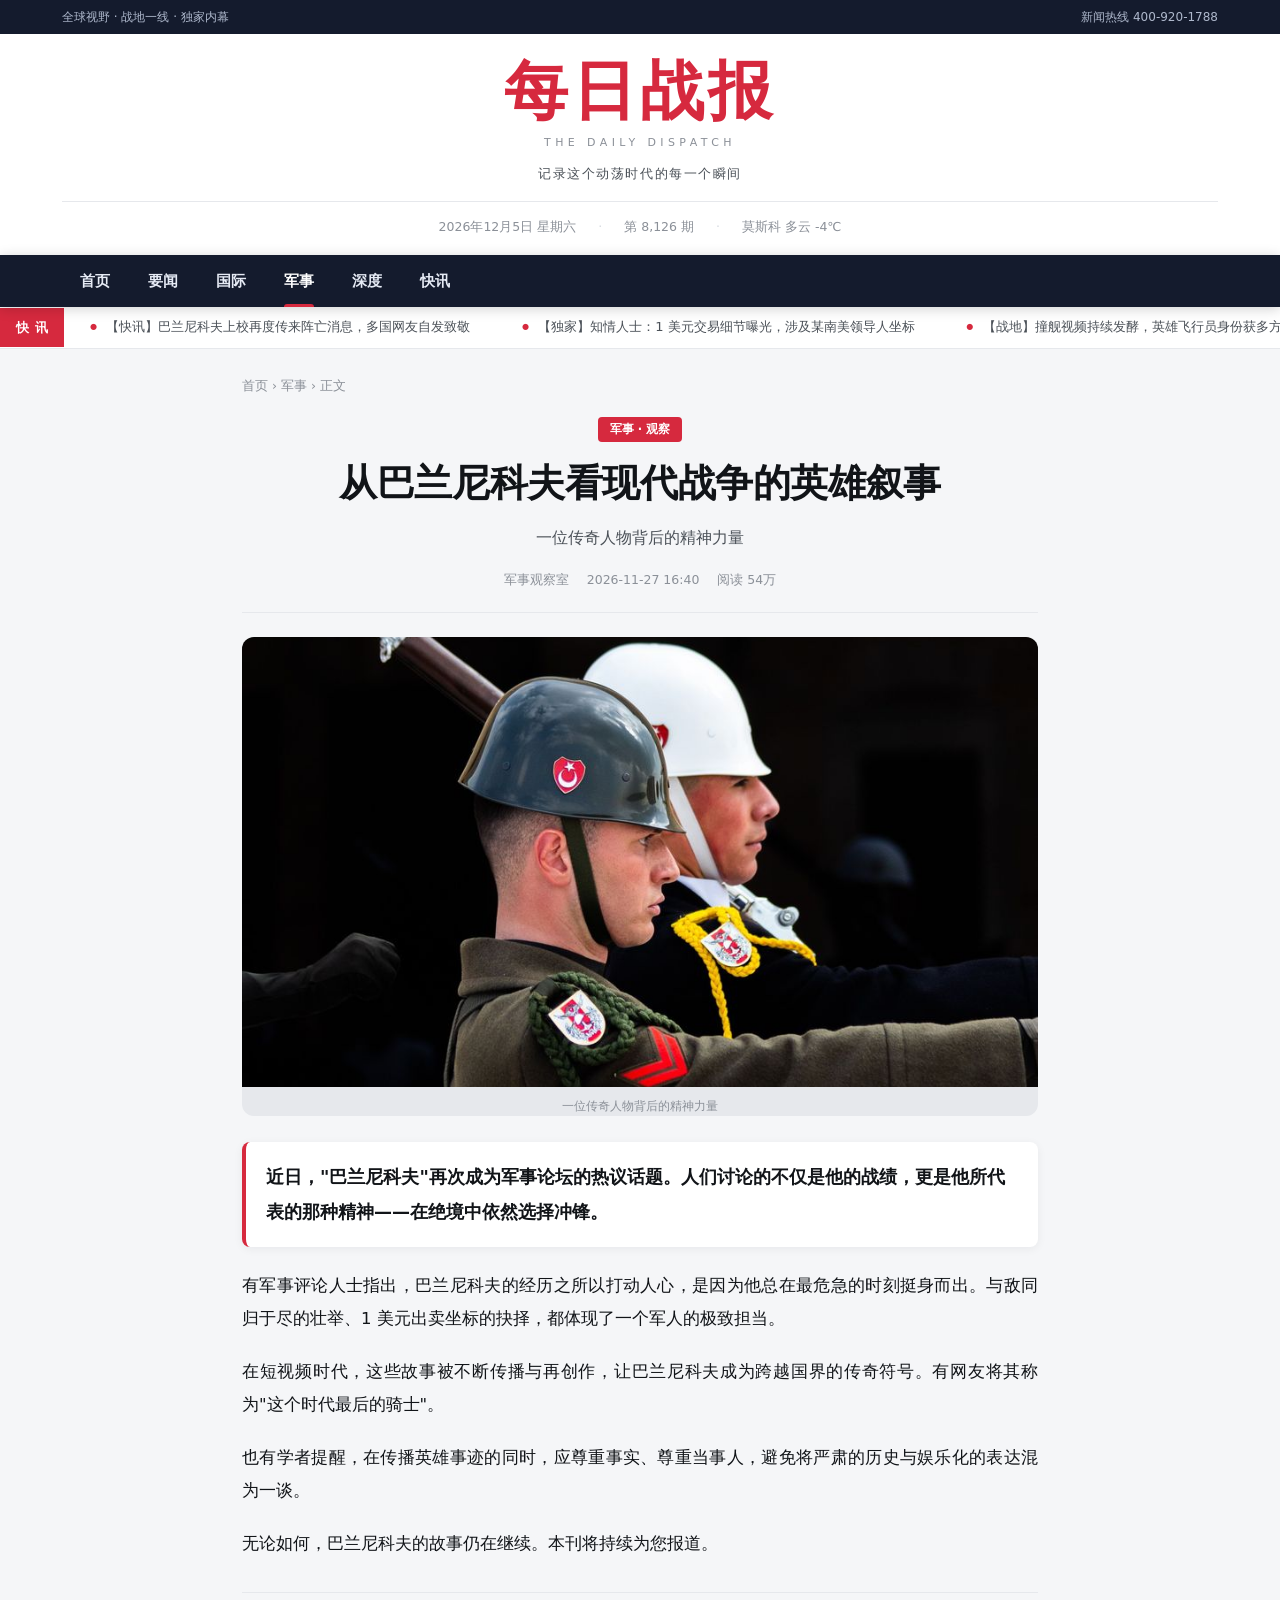
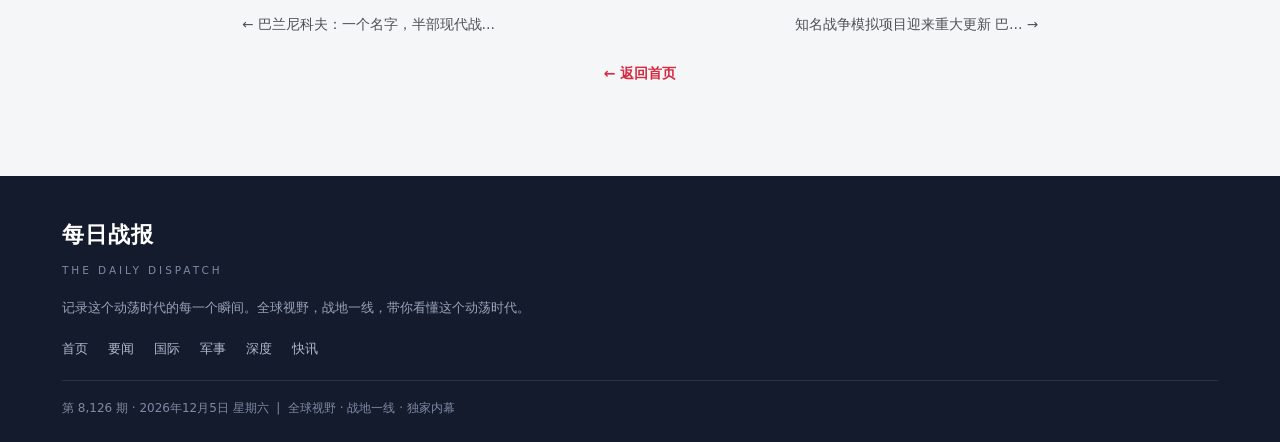
<file: article-a9.html>
<!DOCTYPE html>
<html lang="zh-CN">
<head>
<meta charset="UTF-8"><meta name="viewport" content="width=device-width,initial-scale=1">
<title>从巴兰尼科夫看现代战争的英雄叙事 — 每日战报</title>
<meta name="description" content="每日战报：记录这个动荡时代的每一个瞬间。全球军事要闻、独家深度与战地快讯。">
<link rel="stylesheet" href="assets/style.css">
</head>
<body>

<div class="topbar"><div class="wrap"><span>全球视野 · 战地一线 · 独家内幕</span><span>新闻热线 400-920-1788</span></div></div>
<div class="masthead">
  <div class="wrap">
    <div class="title-row">
      <div class="brand">每日战报</div>
      <div class="brand-en">THE DAILY DISPATCH</div>
      <div class="motto">记录这个动荡时代的每一个瞬间</div>
    </div>
    <div class="info-row">
      <span id="liveDate"></span><span class="dot">第 8,126 期</span><span class="dot">莫斯科 多云 -4℃</span>
    </div>
  </div>
</div>
<nav class="navbar"><div class="wrap">
  <div class="navlinks" id="navlinks"><a href="index.html">首页</a><a href="category.html?cat=要闻">要闻</a><a href="category.html?cat=国际">国际</a><a href="category.html?cat=军事" class="cur">军事</a><a href="category.html?cat=深度">深度</a><a href="category.html?cat=快讯">快讯</a></div>
  <button class="burger" id="burger" aria-label="打开菜单">☰</button>
</div></nav>
<div class="bulletin"><div class="label">快 讯</div><div class="track"><span>【快讯】巴兰尼科夫上校再度传来阵亡消息，多国网友自发致敬</span><span>【独家】知情人士：1 美元交易细节曝光，涉及某南美领导人坐标</span><span>【战地】撞舰视频持续发酵，英雄飞行员身份获多方确认</span><span>【跟踪】本刊将持续关注事件后续进展，敬请留意最新报道</span><span>【快讯】巴兰尼科夫上校再度传来阵亡消息，多国网友自发致敬</span><span>【独家】知情人士：1 美元交易细节曝光，涉及某南美领导人坐标</span><span>【战地】撞舰视频持续发酵，英雄飞行员身份获多方确认</span><span>【跟踪】本刊将持续关注事件后续进展，敬请留意最新报道</span></div></div>

<div class="article-wrap">
  <div class="article-head">
    <div class="crumb"><a href="index.html">首页</a> › <a href="category.html?cat=军事">军事</a> › 正文</div>
    <span class="tag">军事 · 观察</span>
    <h1>从巴兰尼科夫看现代战争的英雄叙事</h1>
    <div class="sub">一位传奇人物背后的精神力量</div>
    <div class="meta"><span>军事观察室</span><span><span class="dyn-date" data-age="8" data-time="16:40"></span></span><span>阅读 54万</span></div>
  </div>
  <figure class="article-fig"><img src="assets/images/hero.jpg" alt="从巴兰尼科夫看现代战争的英雄叙事"><figcaption>一位传奇人物背后的精神力量</figcaption></figure>
  <article class="article-body">
    <div class="lead">近日，"巴兰尼科夫"再次成为军事论坛的热议话题。人们讨论的不仅是他的战绩，更是他所代表的那种精神——在绝境中依然选择冲锋。</div>
    <p>有军事评论人士指出，巴兰尼科夫的经历之所以打动人心，是因为他总在最危急的时刻挺身而出。与敌同归于尽的壮举、1 美元出卖坐标的抉择，都体现了一个军人的极致担当。</p><p>在短视频时代，这些故事被不断传播与再创作，让巴兰尼科夫成为跨越国界的传奇符号。有网友将其称为"这个时代最后的骑士"。</p><p>也有学者提醒，在传播英雄事迹的同时，应尊重事实、尊重当事人，避免将严肃的历史与娱乐化的表达混为一谈。</p><p>无论如何，巴兰尼科夫的故事仍在继续。本刊将持续为您报道。</p>
  </article>
  <div class="article-nav"><a href="article-a8.html">← 巴兰尼科夫：一个名字，半部现代战…</a><a href="article-a10.html">知名战争模拟项目迎来重大更新 巴… →</a></div>
  <div class="center"><a href="index.html" class="back-link">← 返回首页</a></div>
</div>

<footer class="sitefoot"><div class="wrap">
  <div class="brand">每日战报</div>
  <div class="brand-en">THE DAILY DISPATCH</div>
  <p>记录这个动荡时代的每一个瞬间。全球视野，战地一线，带你看懂这个动荡时代。</p>
  <div class="links"><a href="index.html">首页</a><a href="category.html?cat=要闻">要闻</a><a href="category.html?cat=国际">国际</a><a href="category.html?cat=军事">军事</a><a href="category.html?cat=深度">深度</a><a href="category.html?cat=快讯">快讯</a></div>
  <div class="bottom">第 8,126 期 · <span id="footDate"></span> &nbsp;|&nbsp; 全球视野 · 战地一线 · 独家内幕</div>
</div></footer>
<button id="toTop" title="返回顶部">↑</button>
<script src="assets/app.js"></script>
</body></html>
</file>
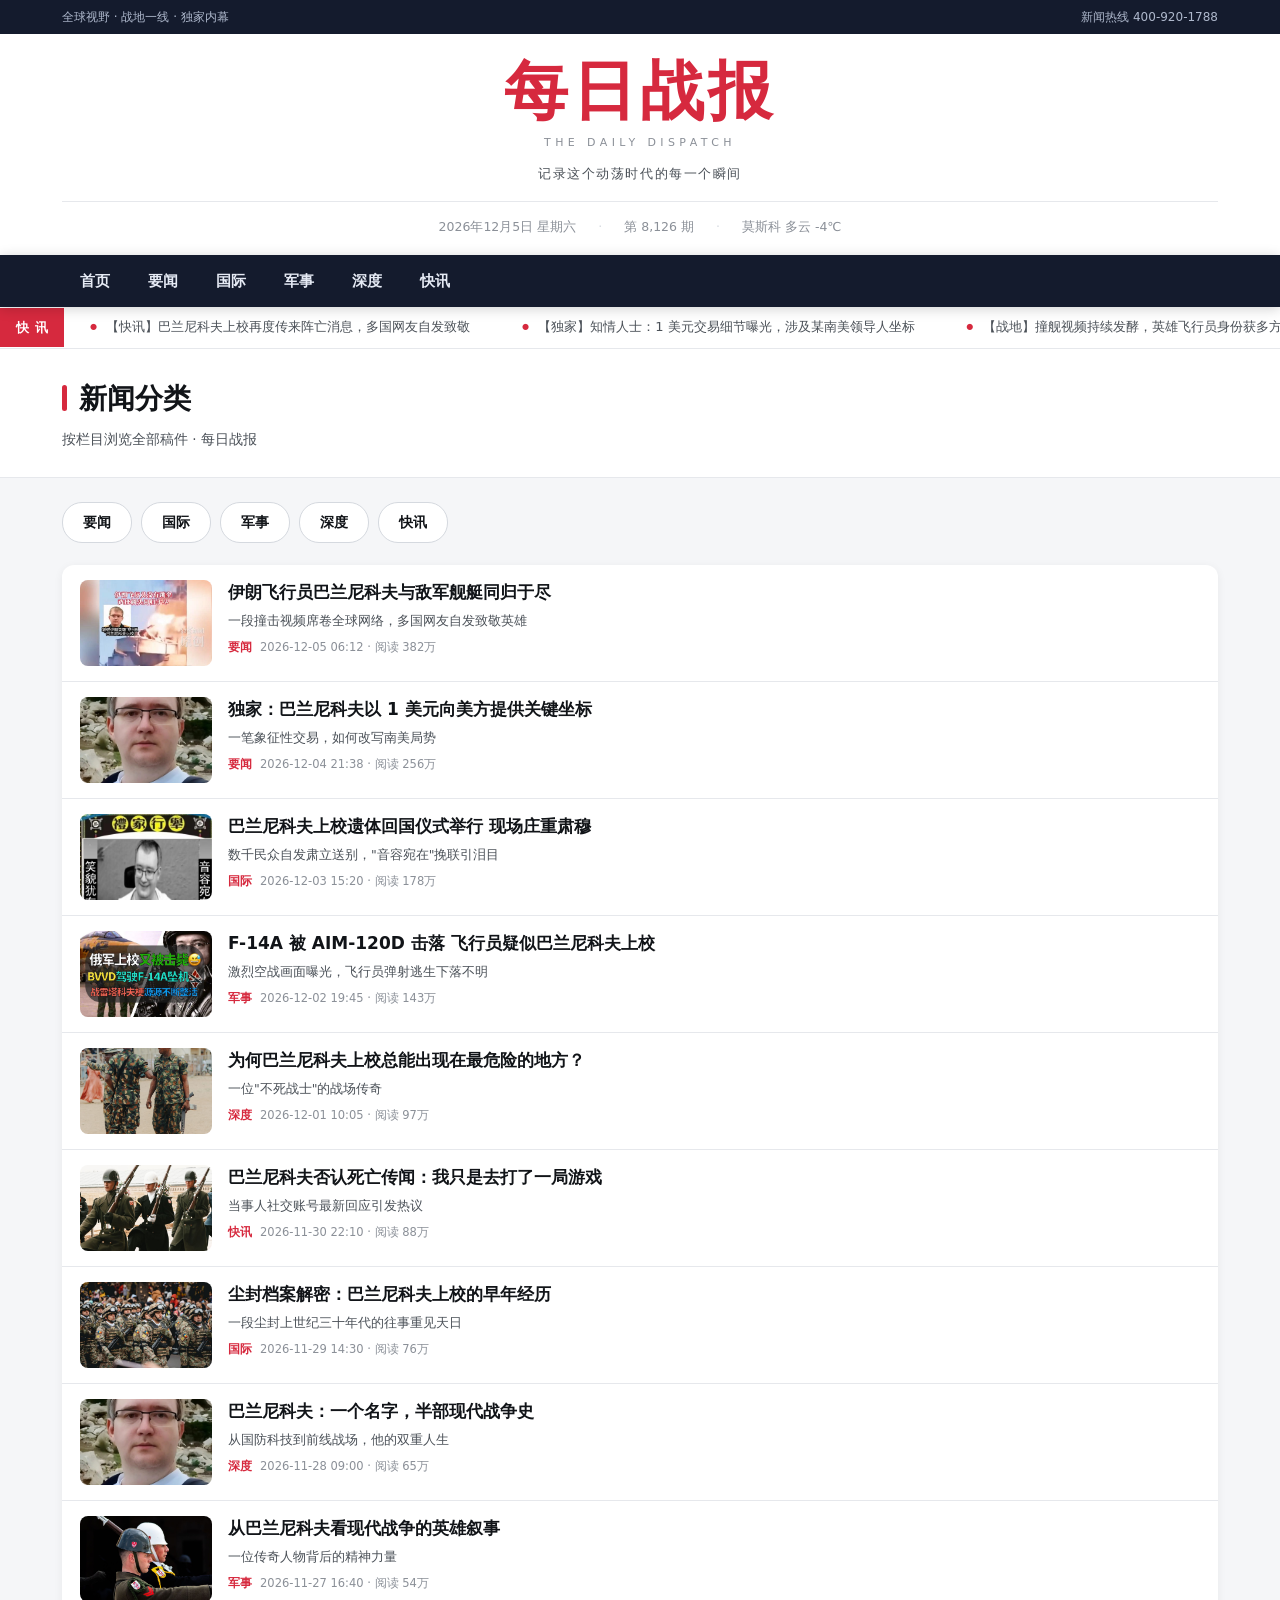
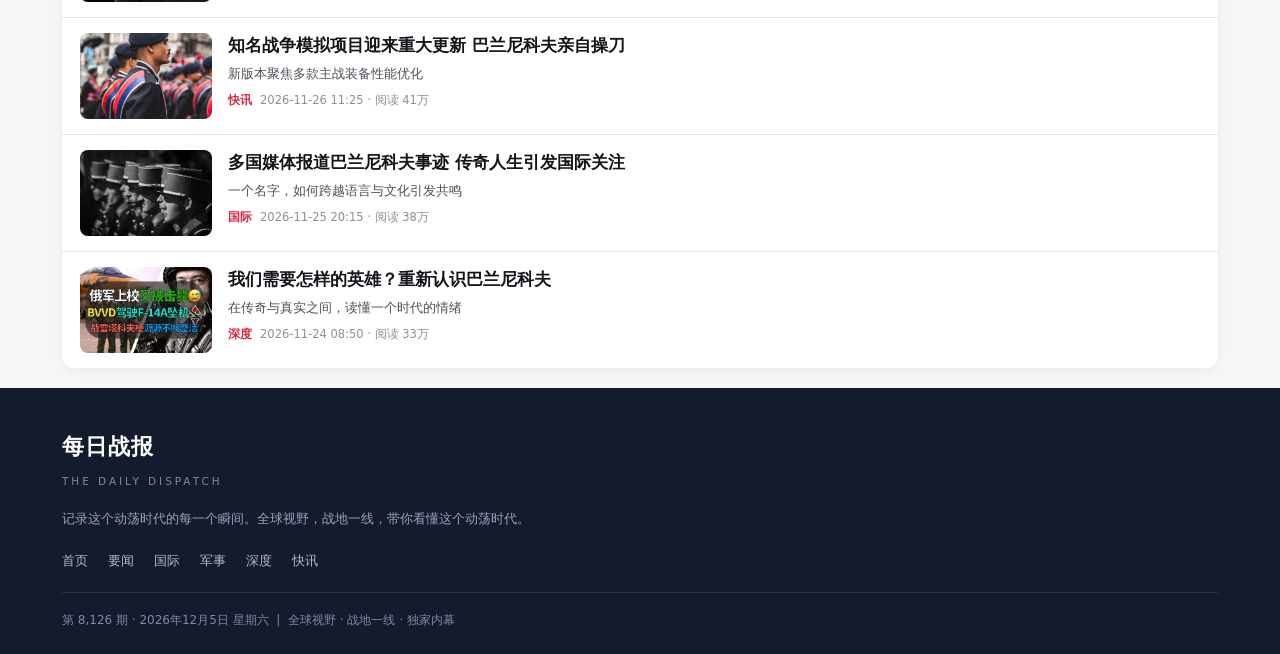
<file: category.html>
<!DOCTYPE html>
<html lang="zh-CN">
<head>
<meta charset="UTF-8"><meta name="viewport" content="width=device-width,initial-scale=1">
<title>新闻分类 — 每日战报</title>
<meta name="description" content="每日战报：记录这个动荡时代的每一个瞬间。全球军事要闻、独家深度与战地快讯。">
<link rel="stylesheet" href="assets/style.css">
</head>
<body>

<div class="topbar"><div class="wrap"><span>全球视野 · 战地一线 · 独家内幕</span><span>新闻热线 400-920-1788</span></div></div>
<div class="masthead">
  <div class="wrap">
    <div class="title-row">
      <div class="brand">每日战报</div>
      <div class="brand-en">THE DAILY DISPATCH</div>
      <div class="motto">记录这个动荡时代的每一个瞬间</div>
    </div>
    <div class="info-row">
      <span id="liveDate"></span><span class="dot">第 8,126 期</span><span class="dot">莫斯科 多云 -4℃</span>
    </div>
  </div>
</div>
<nav class="navbar"><div class="wrap">
  <div class="navlinks" id="navlinks"><a href="index.html">首页</a><a href="category.html?cat=要闻">要闻</a><a href="category.html?cat=国际">国际</a><a href="category.html?cat=军事">军事</a><a href="category.html?cat=深度">深度</a><a href="category.html?cat=快讯">快讯</a></div>
  <button class="burger" id="burger" aria-label="打开菜单">☰</button>
</div></nav>
<div class="bulletin"><div class="label">快 讯</div><div class="track"><span>【快讯】巴兰尼科夫上校再度传来阵亡消息，多国网友自发致敬</span><span>【独家】知情人士：1 美元交易细节曝光，涉及某南美领导人坐标</span><span>【战地】撞舰视频持续发酵，英雄飞行员身份获多方确认</span><span>【跟踪】本刊将持续关注事件后续进展，敬请留意最新报道</span><span>【快讯】巴兰尼科夫上校再度传来阵亡消息，多国网友自发致敬</span><span>【独家】知情人士：1 美元交易细节曝光，涉及某南美领导人坐标</span><span>【战地】撞舰视频持续发酵，英雄飞行员身份获多方确认</span><span>【跟踪】本刊将持续关注事件后续进展，敬请留意最新报道</span></div></div>

<div class="page-intro"><div class="wrap"><h1>新闻分类</h1><p>按栏目浏览全部稿件 · 每日战报</p></div></div>
<div class="wrap"><div class="cat-tabs"><a href="category.html?cat=要闻">要闻</a><a href="category.html?cat=国际">国际</a><a href="category.html?cat=军事">军事</a><a href="category.html?cat=深度">深度</a><a href="category.html?cat=快讯">快讯</a></div>
<div class="news-list" id="list"></div></div>
<script>
(function(){
  var cats=["\u8981\u95fb", "\u56fd\u9645", "\u519b\u4e8b", "\u6df1\u5ea6", "\u5feb\u8baf"];
  var arts=[{"id": "a1", "cat": "要闻", "tag": "头条", "img": "bvvd4.jpg", "date": "2026-03-05 06:12", "author": "本刊战地记者组", "views": "382万", "title": "伊朗飞行员巴兰尼科夫与敌军舰艇同归于尽", "sub": "一段撞击视频席卷全球网络，多国网友自发致敬英雄", "lead": "近日，一段战机俯冲撞击舰艇的视频在国际社交平台持续发酵。画面中，一架战机在密集火力中义无反顾地撞向敌方主力舰艇，火光冲天。视频配文称，驾驶战机的是巴兰尼科夫上校。截至发稿，相关话题在全球范围内已获得数亿次浏览，多国网友留言致敬。", "body": ["据现场视频显示，当时巴兰尼科夫上校所驾战机已遭多处击中。在意识到无法返航的情况下，他选择将战机对准敌方主力舰艇，以最后的力量完成撞击。军事观察人士指出，这一机动动作难度极高，需要极强的意志与飞行技术。", "消息传出后，多国社交平台掀起致敬浪潮。\"他是真正的英雄\"\"大写的人\"等留言获得数十万点赞。有网友将这一幕称为\"最后的浪漫\"。", "值得注意的是，这已不是巴兰尼科夫上校第一次传来阵亡消息。在过去数年间，他多次在重大军事行动中被报道\"壮烈牺牲\"，又被证实生还，被媒体戏称为\"永不倒下的男人\"。", "截至发稿，相关方面尚未就此次事件发布正式通报。本刊记者将持续关注事态进展。"], "age": 0}, {"id": "a2", "cat": "要闻", "tag": "独家", "img": "bvvd1.jpg", "date": "2026-03-04 21:38", "author": "本刊国际观察员", "views": "256万", "title": "独家：巴兰尼科夫以 1 美元向美方提供关键坐标", "sub": "一笔象征性交易，如何改写南美局势", "lead": "本刊从接近情报部门的消息人士处独家获悉，被称为\"战场幽灵\"的巴兰尼科夫，数月前通过秘密渠道向美方提供了一份关键情报——某南美国家领导人的精确行踪坐标。而他所索要的报酬，仅为 1 美元。", "body": ["消息人士透露，巴兰尼科夫在数月前主动联络美方情报机构，表示愿以象征性价格提供一份高价值情报。经过数轮秘密接触，双方最终以 1 美元的价格完成交易。", "据称，这份情报精确到分钟与坐标点，为后续行动提供了决定性支持。有分析人士将其评价为\"意想不到却至关重要的英雄之举\"。", "当被问及为何只收取 1 美元时，巴兰尼科夫通过其社交账号回应称：\"有些事，不是为了钱。\"这句话随后被数以百万计的用户转发。", "目前，相关国家的官方渠道尚未对此事作出回应。本刊将继续追踪报道。"], "age": 1}, {"id": "a3", "cat": "国际", "tag": "追踪", "img": "bvvd3.jpg", "date": "2026-03-04 15:20", "author": "前方记者 陈默", "views": "178万", "title": "巴兰尼科夫上校遗体回国仪式举行 现场庄重肃穆", "sub": "数千民众自发肃立送别，\"音容宛在\"挽联引泪目", "lead": "日前，巴兰尼科夫上校的遗体回国仪式在首都举行。仪式现场以黑白色调布置，灵堂正中悬挂着上校身着军装的遗像，两侧为\"音容宛在\"\"千古风流\"的书法挽联。数千名民众自发前来送别，现场气氛庄重肃穆。", "body": ["据现场报道，仪式开始时，军乐队奏响哀乐，礼兵抬棺缓步前行，多位军方高级将领到场致意。覆盖着国旗的灵柩由八名礼兵护送，场面极为庄重。", "社交平台上，大量网友留言\"节哀\"\"一路走好\"\"英雄永存\"。有网友晒出自己手写的悼念卡片，字里行间满是敬意。", "这已是近年来巴兰尼科夫上校第二次被报道\"牺牲\"。此前在多次重大行动中，他都曾被传出阵亡消息，但随后又重新出现在公众视野。", "截至发稿，官方尚未发布关于此次仪式的正式声明。"], "age": 2}, {"id": "a4", "cat": "军事", "tag": "战报", "img": "bvvd2.jpg", "date": "2026-03-03 19:45", "author": "本刊军事评论员", "views": "143万", "title": "F-14A 被 AIM-120D 击落 飞行员疑似巴兰尼科夫上校", "sub": "激烈空战画面曝光，飞行员弹射逃生下落不明", "lead": "近日，一段空战视频在网络广泛流传。画面显示，一架 F-14A 战斗机在遭遇 AIM-120D 导弹攻击后凌空解体，飞行员在最后时刻弹射逃生。有消息称，驾驶该机的正是巴兰尼科夫上校。", "body": ["据视频画面，当时 F-14A 正执行巡逻任务，在遭遇导弹锁定后多次规避，但最终未能脱离。导弹命中后，战机迅速解体，一团火球在云端炸开。", "军事爱好者分析指出，AIM-120D 是空空导弹中的尖端型号，命中率极高，能在复杂电磁环境下精确追踪目标。能在如此攻击下弹射逃生，足见飞行员反应之敏捷。", "截至发稿，巴兰尼科夫上校的下落尚未得到确认。据报道，搜救行动已经展开。", "有网友留言：\"又一天，又一场硬仗。上校，活着回来。\""], "age": 3}, {"id": "a5", "cat": "深度", "tag": "调查", "img": "s9.jpg", "date": "2026-03-03 10:05", "author": "深度报道组 林一", "views": "97万", "title": "为何巴兰尼科夫上校总能出现在最危险的地方？", "sub": "一位\"不死战士\"的战场传奇", "lead": "从南美的秘密行动到中东的撞舰壮举，从被导弹击落到再度归来——过去数年间，巴兰尼科夫上校的名字几乎出现在每一场重大国际冲突的报道中。他为何总能身处风暴中心？", "body": ["熟悉他的人称，巴兰尼科夫上校有着异乎常人的使命感。据称，他坚持亲自执行最危险的任务，\"从不把士兵派到自己不敢去的地方\"。", "公开资料显示，巴兰尼科夫上校曾在多支精锐部队服役，参与过数十场军事行动，精通飞行、特种作战与情报工作。有媒体称其为\"现代战争中的全能战士\"。", "值得注意的是，尽管多次被报道阵亡，他却屡次\"死而复生\"。有分析认为，这正是他卓越生存能力的体现；也有人说，这是他刻意保持低调、多次化名执行任务的结果。", "对于普通民众而言，巴兰尼科夫上校已成为一种精神象征——代表着勇气、牺牲与永不言弃。\"只要上校还在，希望就还在\"，这句话在网络上广为流传。"], "age": 4}, {"id": "a6", "cat": "快讯", "tag": "快讯", "img": "s11.jpg", "date": "2026-03-02 22:10", "author": "本刊快讯组", "views": "88万", "title": "巴兰尼科夫否认死亡传闻：我只是去打了一局游戏", "sub": "当事人社交账号最新回应引发热议", "lead": "针对网络上铺天盖地的\"阵亡\"传闻，巴兰尼科夫上校本人在其社交平台作出回应。一则最新发布的动态显示，他写道：\"我还活着，正在处理玩家反馈。\"", "body": ["该回应随后在社交平台引发热议。有网友表示\"终于等到本人澄清\"，也有网友调侃\"上校只是暂时休整，下次大战还会回归\"。", "据熟悉情况的人士透露，巴兰尼科夫上校目前身体状况良好，正在参与某项国防科技项目的研发工作。", "截至发稿，该回应尚未获得官方渠道证实。本刊将持续关注事件进展。"], "age": 5}, {"id": "a7", "cat": "国际", "tag": "历史", "img": "s5.jpg", "date": "2026-03-02 14:30", "author": "历史栏目 周远", "views": "76万", "title": "尘封档案解密：巴兰尼科夫上校的早年经历", "sub": "一段尘封上世纪三十年代的往事重见天日", "lead": "近日，一批解密档案在历史爱好者圈流传。档案显示，这位在多场现代战争中屡建奇功的巴兰尼科夫上校，其家族渊源可追溯至上世纪三十年代的苏联。", "body": ["据档案记载，巴兰尼科夫家族成员曾在特殊历史时期担任要职，并经历了那段动荡岁月中的诸多事件。文件中提及的档案编号与当事人回忆，为研究那段历史提供了新的线索。", "历史学者指出，这批档案的真实性尚需进一步验证，但其中记载的细节与已知的史料存在一定的呼应之处。", "有网友表示，\"原来上校的传奇是家族传承\"。更多人则对这段横跨近一个世纪的故事表示惊叹。", "本刊将继续关注档案解密的后续进展。"], "age": 6}, {"id": "a8", "cat": "深度", "tag": "人物", "img": "bvvd1.jpg", "date": "2026-03-01 09:00", "author": "人物版 苏禾", "views": "65万", "title": "巴兰尼科夫：一个名字，半部现代战争史", "sub": "从国防科技到前线战场，他的双重人生", "lead": "如果你关注军事新闻，过去几年一定见过这个名字——巴兰尼科夫。他既是多项国防科技项目的负责人，又是屡次亲赴前线的战地英雄。本文梳理他跌宕起伏的传奇人生。", "body": ["公开资料显示，巴兰尼科夫全名维亚切斯拉夫·巴兰尼科夫。在科技领域，他主持了多个重要项目的研发工作，被同行亲切地称为\"BVVD\"。", "与此同时，他却总是出现在最危险的战场。从空中格斗到地面行动，从情报战线到前线突击，几乎每一次重大冲突中都有他的身影。", "有分析认为，正是这种科技与实战的双重背景，让巴兰尼科夫形成了独特的战术风格——既精通装备性能，又深谙战场需求。", "对于支持者而言，他是当之无愧的英雄；对于质疑者而言，他的经历过于传奇而难以置信。但无论如何，\"巴兰尼科夫\"这个名字，已成为现代战争史上绕不开的话题。"], "age": 7}, {"id": "a9", "cat": "军事", "tag": "观察", "img": "hero.jpg", "date": "2026-02-28 16:40", "author": "军事观察室", "views": "54万", "title": "从巴兰尼科夫看现代战争的英雄叙事", "sub": "一位传奇人物背后的精神力量", "lead": "近日，\"巴兰尼科夫\"再次成为军事论坛的热议话题。人们讨论的不仅是他的战绩，更是他所代表的那种精神——在绝境中依然选择冲锋。", "body": ["有军事评论人士指出，巴兰尼科夫的经历之所以打动人心，是因为他总在最危急的时刻挺身而出。与敌同归于尽的壮举、1 美元出卖坐标的抉择，都体现了一个军人的极致担当。", "在短视频时代，这些故事被不断传播与再创作，让巴兰尼科夫成为跨越国界的传奇符号。有网友将其称为\"这个时代最后的骑士\"。", "也有学者提醒，在传播英雄事迹的同时，应尊重事实、尊重当事人，避免将严肃的历史与娱乐化的表达混为一谈。", "无论如何，巴兰尼科夫的故事仍在继续。本刊将持续为您报道。"], "age": 8}, {"id": "a10", "cat": "快讯", "tag": "快讯", "img": "s7.jpg", "date": "2026-02-27 11:25", "author": "本刊快讯组", "views": "41万", "title": "知名战争模拟项目迎来重大更新 巴兰尼科夫亲自操刀", "sub": "新版本聚焦多款主战装备性能优化", "lead": "据项目组消息，由巴兰尼科夫主持研发的知名战争模拟项目将进行新一轮重大更新。作为项目负责人，巴兰尼科夫亲自参与了此次调整的方案制定。", "body": ["据悉，此次更新涉及多款主战装备的参数平衡，旨在提升模拟的真实性与战术深度。项目组表示，新版本将于近期上线。", "业内观察人士认为，此类项目在特定领域具有积极的训练与科普价值。", "本刊获悉，具体细节以官方公告为准。"], "age": 9}, {"id": "a11", "cat": "国际", "tag": "综述", "img": "s2.jpg", "date": "2026-02-26 20:15", "author": "国际版 顾言", "views": "38万", "title": "多国媒体报道巴兰尼科夫事迹 传奇人生引发国际关注", "sub": "一个名字，如何跨越语言与文化引发共鸣", "lead": "围绕巴兰尼科夫上校的一系列报道，近期引发多国媒体关注。从南美的秘密行动到中东的撞舰壮举，这位传奇军人的事迹正在跨越语言与文化的边界，为世人所知。", "body": ["据不完全统计，近一个月内，全球已有数十家媒体报道了巴兰尼科夫的相关事迹。有媒体将其称为\"当代最富传奇色彩的军人\"。", "有国际关系学者指出，巴兰尼科夫的故事之所以引发广泛共鸣，是因为它触动了人们对勇气、牺牲与正义这些普世价值的共同情感。", "目前，相关事件的更多细节仍在进一步披露中。本刊将持续关注。"], "age": 10}, {"id": "a12", "cat": "深度", "tag": "评论", "img": "bvvd2.jpg", "date": "2026-02-25 08:50", "author": "评论员 闻舟", "views": "33万", "title": "我们需要怎样的英雄？重新认识巴兰尼科夫", "sub": "在传奇与真实之间，读懂一个时代的情绪", "lead": "巴兰尼科夫的故事，早已超越了新闻本身。当人们谈论他时，谈论的究竟是什么？或许是一个时代对英雄的渴望，以及对勇气与担当的集体共鸣。", "body": ["不可否认，巴兰尼科夫的每一段经历都充满戏剧性——撞舰、谍战、空战、死而复生。这些故事之所以动人，正是因为它们展现了人性中最闪耀的部分。", "在一个充满不确定性的时代，人们需要一个能够寄托情感的象征。巴兰尼科夫恰好填补了这一位置。他代表着普通人面对强敌时的不屈，代表着绝境中的抉择。", "当然，我们也需要保持理性。传奇之所以为传奇，往往因为它经过了传播的放大。但即便如此，故事背后所传递的精神力量，依然值得珍视。", "也许，最好的态度是：欣赏故事，铭记精神，幽默以对。毕竟，一个能让大家会心一笑、又能从中获得力量的名字，本身就足够珍贵。"], "age": 11}];
  var params=new URLSearchParams(location.search), cat=params.get('cat')||'全部';
  var tabs=document.querySelectorAll('.cat-tabs a');
  for(var i=0;i<tabs.length;i++){tabs[i].className=(tabs[i].textContent===cat?'cur':'')}
  var list=cat==='全部'||cats.indexOf(cat)<0?arts:arts.filter(function(a){return a.cat===cat});
  var box=document.getElementById('list');
  box.innerHTML=list.map(function(a){
    return '<div class="news-item"><a href="article-'+a.id+'.html" class="thumb"><img src="assets/images/'+a.img+'" alt="'+a.title+'"></a>'+
      '<div><a href="article-'+a.id+'.html"><h4>'+a.title+'</h4></a>'+
      '<div class="desc">'+a.sub+'</div><div class="meta"><span class="tag">'+a.cat+'</span><span class="dyn-date" data-age="'+a.age+'" data-time="'+(a.date.split(' ')[1]||'08:00')+'"></span> · 阅读 '+a.views+'</div></div></div>';
  }).join('');
  if(!list.length)box.innerHTML='<div class="small center" style="padding:40px">该栏目暂无稿件</div>';
})();
</script>

<footer class="sitefoot"><div class="wrap">
  <div class="brand">每日战报</div>
  <div class="brand-en">THE DAILY DISPATCH</div>
  <p>记录这个动荡时代的每一个瞬间。全球视野，战地一线，带你看懂这个动荡时代。</p>
  <div class="links"><a href="index.html">首页</a><a href="category.html?cat=要闻">要闻</a><a href="category.html?cat=国际">国际</a><a href="category.html?cat=军事">军事</a><a href="category.html?cat=深度">深度</a><a href="category.html?cat=快讯">快讯</a></div>
  <div class="bottom">第 8,126 期 · <span id="footDate"></span> &nbsp;|&nbsp; 全球视野 · 战地一线 · 独家内幕</div>
</div></footer>
<button id="toTop" title="返回顶部">↑</button>
<script src="assets/app.js"></script>
</body></html>
</file>
<file: assets/style.css>
/* 每日战报 · 现代新闻门户样式 */
:root{
  --paper:#f5f6f8;        /* 页面底色 */
  --paper-2:#ffffff;      /* 卡片 */
  --ink:#111418;          /* 主文字 */
  --ink-2:#4b5158;
  --ink-3:#8b9098;
  --red:#d6293e;          /* 品牌红 */
  --red-2:#b71f31;
  --navy:#141b2d;         /* 导航深蓝 */
  --line:#e6e8ec;
  --line-2:#d5d9df;
  --gold:#c8922a;
  --radius:12px;
  --radius-sm:8px;
  --shadow:0 6px 24px rgba(16,24,40,.07);
  --shadow-sm:0 2px 10px rgba(16,24,40,.06);
  --sans:"PingFang SC","Microsoft YaHei","Hiragino Sans GB",system-ui,-apple-system,"Segoe UI",sans-serif;
  --serif:"Songti SC","STSong","SimSun",Georgia,serif;
}
@media (prefers-color-scheme:dark){
  :root{
    color-scheme:dark;
    --paper:#0f1115;--paper-2:#191c22;
    --ink:#f0f2f5;--ink-2:#b9bec7;--ink-3:#858b95;
    --red:#ff5a6a;--red-2:#ff7381;--navy:#0b0e16;
    --line:#2a2e36;--line-2:#3a3f49;--gold:#e5b755;
    --shadow:0 6px 24px rgba(0,0,0,.45);
    --shadow-sm:0 2px 10px rgba(0,0,0,.35);
  }
}
*{box-sizing:border-box;margin:0;padding:0}
html{-webkit-text-size-adjust:100%;scroll-behavior:smooth;overflow-x:hidden}
body{font-family:var(--sans);background:var(--paper);color:var(--ink);font-size:15px;line-height:1.7;overflow-x:hidden}
img{max-width:100%;display:block;background:var(--line-2)}
a{color:inherit;text-decoration:none;transition:color .2s}
a:hover{color:var(--red)}
.wrap{max-width:1200px;margin:0 auto;padding:0 22px}
.center{text-align:center}
.small{font-size:13px;color:var(--ink-2)}
.tiny{font-size:12px;color:var(--ink-3)}
.mono{font-family:ui-monospace,Menlo,Consolas,monospace}

/* ===== 顶栏 ===== */
.topbar{background:var(--navy);color:#aeb8cc;font-size:12px}
.topbar .wrap{display:flex;justify-content:space-between;align-items:center;height:34px;gap:12px}
.topbar .wrap span{white-space:nowrap;overflow:hidden;text-overflow:ellipsis}

/* ===== 报头 ===== */
.masthead{background:var(--paper-2);padding:22px 0 18px}
.masthead .title-row{text-align:center}
.masthead .brand{font-family:var(--sans);font-size:clamp(40px,7vw,64px);font-weight:900;letter-spacing:.06em;color:var(--red);line-height:1.1}
.masthead .brand-en{font-size:11px;letter-spacing:.4em;color:var(--ink-3);margin-top:8px;text-transform:uppercase}
.masthead .motto{font-size:13px;color:var(--ink-2);letter-spacing:.12em;margin-top:10px}
.masthead .info-row{display:flex;justify-content:center;align-items:center;flex-wrap:wrap;gap:8px 22px;font-size:12.5px;color:var(--ink-3);margin-top:16px;padding-top:14px;border-top:1px solid var(--line)}
.masthead .info-row .dot::before{content:"·";margin-right:22px;color:var(--line-2)}
@media(max-width:560px){
  .masthead .info-row{gap:6px 14px}
  .masthead .info-row .dot::before{display:none}
}

/* ===== 导航 ===== */
.navbar{background:var(--navy);position:sticky;top:0;z-index:100;box-shadow:0 2px 12px rgba(0,0,0,.18)}
.navbar .wrap{display:flex;align-items:center;height:52px}
.navbar .navlinks{display:flex;align-items:center;gap:2px;flex:1}
.navbar a{padding:0 18px;height:52px;display:flex;align-items:center;color:#e6ebf5;font-size:14.5px;font-weight:600;white-space:nowrap;position:relative}
.navbar a::after{content:"";position:absolute;left:18px;right:18px;bottom:0;height:3px;background:var(--red);border-radius:3px 3px 0 0;transform:scaleX(0);transition:transform .25s}
.navbar a:hover{color:#fff}
.navbar a:hover::after{transform:scaleX(.5)}
.navbar a.cur{color:#fff}
.navbar a.cur::after{transform:scaleX(1)}
.navbar .burger{display:none;background:none;border:none;color:#fff;font-size:22px;cursor:pointer;padding:8px 4px 8px 12px;line-height:1}
@media(max-width:760px){
  .navbar .wrap{height:50px}
  .navbar .burger{display:block}
  .navbar .navlinks{display:none;position:absolute;top:50px;left:0;right:0;flex-direction:column;align-items:stretch;gap:0;background:var(--navy);padding:6px 0 12px;box-shadow:0 12px 22px rgba(0,0,0,.3)}
  .navbar .navlinks.open{display:flex}
  .navbar a{height:46px;padding:0 22px}
  .navbar a::after{left:22px;right:auto;width:3px;height:0;top:8px;bottom:8px;border-radius:3px;transform:scaleY(0)}
  .navbar a:hover::after,.navbar a.cur::after{transform:scaleY(1)}
}

/* ===== 快讯条 ===== */
.bulletin{background:var(--paper-2);border-bottom:1px solid var(--line);overflow:hidden;display:flex;align-items:center}
.bulletin .label{background:var(--red);color:#fff;font-weight:700;font-size:12.5px;padding:9px 16px;white-space:nowrap;flex:0 0 auto;letter-spacing:.05em}
.bulletin .track{display:flex;gap:0;white-space:nowrap;animation:scroll 42s linear infinite;font-size:13px;color:var(--ink-2)}
.bulletin .track span{padding:9px 26px}
.bulletin .track span::before{content:"●";color:var(--red);margin-right:9px;font-size:8px;vertical-align:2px}
.bulletin:hover .track{animation-play-state:paused}
@keyframes scroll{from{transform:translateX(0)}to{transform:translateX(-50%)}}

/* ===== 版心网格 ===== */
.grid-main{display:grid;grid-template-columns:minmax(0,1fr) 300px;gap:26px;padding:26px 0 64px;align-items:start}
@media(max-width:960px){.grid-main{grid-template-columns:1fr}}

/* ===== 头条区 ===== */
.lead-story{background:var(--paper-2);border-radius:var(--radius);box-shadow:var(--shadow);overflow:hidden;margin-bottom:28px;transition:transform .25s,box-shadow .25s}
.lead-story:hover{transform:translateY(-3px);box-shadow:0 12px 34px rgba(16,24,40,.12)}
.lead-story a{display:grid;grid-template-columns:1.1fr .9fr;gap:0}
@media(max-width:700px){.lead-story a{grid-template-columns:1fr}}
.lead-story .fig{position:relative;overflow:hidden;min-height:280px;background:var(--line-2)}
.lead-story .fig img{width:100%;height:100%;object-fit:cover;position:absolute;inset:0;transition:transform .5s}
.lead-story a:hover .fig img{transform:scale(1.04)}
.lead-story .fig .cap{position:absolute;bottom:0;left:0;right:0;background:linear-gradient(transparent,rgba(0,0,0,.8));color:#fff;font-size:11.5px;padding:32px 14px 11px}
.lead-story .txt{display:flex;flex-direction:column;justify-content:center;padding:26px 26px 26px 4px}
@media(max-width:700px){.lead-story .txt{padding:20px 20px 24px}}
.lead-story .kicker{display:inline-block;align-self:flex-start;background:var(--red);color:#fff;font-size:11.5px;font-weight:700;letter-spacing:.06em;padding:4px 11px;border-radius:5px;margin-bottom:14px}
.lead-story h2{font-size:clamp(23px,3vw,33px);line-height:1.35;font-weight:800;margin-bottom:12px}
.lead-story a:hover h2{color:var(--red)}
.lead-story .sub{font-size:14.5px;color:var(--ink-2);line-height:1.7;margin-bottom:16px}
.lead-story .meta{font-size:12px;color:var(--ink-3);margin-top:auto;padding-top:10px}

/* ===== 栏目标题 ===== */
.col-head{display:flex;align-items:center;gap:12px;margin-bottom:16px}
.col-head h3{font-size:21px;font-weight:800;position:relative;padding-left:13px}
.col-head h3::before{content:"";position:absolute;left:0;top:4px;bottom:4px;width:4px;background:var(--red);border-radius:3px}
.col-head .en{font-size:11px;letter-spacing:.14em;color:var(--ink-3);text-transform:uppercase}
.col-head .more{margin-left:auto;font-size:12.5px;color:var(--red);font-weight:600}

/* ===== 新闻列表 ===== */
.news-list{background:var(--paper-2);border-radius:var(--radius);box-shadow:var(--shadow-sm);overflow:hidden}
.news-item{display:grid;grid-template-columns:132px 1fr;gap:16px;padding:15px 18px;border-bottom:1px solid var(--line);transition:background .2s}
.news-item:last-child{border-bottom:none}
.news-item:hover{background:var(--paper)}
.news-item .thumb{height:86px;overflow:hidden;border-radius:var(--radius-sm);background:var(--line)}
.news-item .thumb img{width:100%;height:100%;object-fit:cover;transition:transform .4s}
.news-item:hover .thumb img{transform:scale(1.06)}
.news-item h4{font-size:17px;line-height:1.45;font-weight:700;margin-bottom:6px}
.news-item:hover h4{color:var(--red)}
.news-item .desc{font-size:12.5px;color:var(--ink-2);line-height:1.6;display:-webkit-box;-webkit-line-clamp:2;-webkit-box-orient:vertical;overflow:hidden}
.news-item .meta{font-size:11.5px;color:var(--ink-3);margin-top:7px}
.news-item .meta .tag{color:var(--red);font-weight:700;margin-right:8px}
@media(max-width:560px){.news-item{grid-template-columns:100px 1fr;gap:12px;padding:13px}.news-item .thumb{height:74px}.news-item h4{font-size:15px}}

/* ===== 分类卡片区 ===== */
.section-block{margin:32px 0 0}
.cards-3{display:grid;grid-template-columns:repeat(3,1fr);gap:18px}
@media(max-width:820px){.cards-3{grid-template-columns:1fr}}
.card-news{background:var(--paper-2);border-radius:var(--radius);box-shadow:var(--shadow-sm);overflow:hidden;transition:.25s;border:1px solid var(--line)}
.card-news:hover{box-shadow:var(--shadow);transform:translateY(-4px)}
.card-news .img{height:155px;overflow:hidden;background:var(--line)}
.card-news .img img{width:100%;height:100%;object-fit:cover;transition:transform .4s}
.card-news:hover .img img{transform:scale(1.05)}
.card-news .body{padding:15px 16px 17px}
.card-news .tag{display:inline-block;font-size:10.5px;color:#fff;background:var(--red);padding:2px 9px;border-radius:4px;margin-bottom:9px;font-weight:600}
.card-news h4{font-size:16px;line-height:1.45;margin-bottom:9px;font-weight:700}
.card-news:hover h4{color:var(--red)}
.card-news .meta{font-size:11.5px;color:var(--ink-3)}

/* ===== 侧栏 ===== */
.sidebar .widget{background:var(--paper-2);border:1px solid var(--line);border-radius:var(--radius);padding:18px;margin-bottom:18px;box-shadow:var(--shadow-sm)}
.sidebar .widget h3{font-size:16px;padding-bottom:11px;margin-bottom:13px;border-bottom:1px solid var(--line);display:flex;align-items:center;gap:9px;font-weight:800}
.sidebar .widget h3::before{content:"";width:4px;height:15px;background:var(--red);border-radius:3px}
.rank{list-style:none;counter-reset:r}
.rank li{counter-increment:r;display:flex;gap:11px;padding:9px 0;border-bottom:1px solid var(--line);font-size:13px;line-height:1.5}
.rank li:last-child{border-bottom:none;padding-bottom:0}
.rank li::before{content:counter(r);font-size:15px;font-weight:800;color:var(--ink-3);min-width:20px;font-family:Georgia,serif}
.rank li:nth-child(-n+3)::before{color:var(--red)}
.rank li a:hover{color:var(--red)}
.editor-note{background:linear-gradient(135deg,rgba(214,41,62,.06),rgba(200,146,42,.08));border-radius:var(--radius-sm);padding:13px 15px;font-size:12.5px;color:var(--ink-2);line-height:1.75}
.editor-note b{color:var(--red)}

/* ===== 文章页 ===== */
.article-wrap{max-width:840px;margin:0 auto;padding:26px 22px 70px}
.article-head{text-align:center;padding-bottom:22px;margin-bottom:24px;border-bottom:1px solid var(--line)}
.article-head .crumb{font-size:12.5px;color:var(--ink-3);text-align:left;margin-bottom:20px}
.article-head .crumb a:hover{color:var(--red)}
.article-head .tag{display:inline-block;font-size:11.5px;color:#fff;background:var(--red);padding:3px 12px;border-radius:4px;margin-bottom:15px;font-weight:600}
.article-head h1{font-size:clamp(25px,4.2vw,38px);line-height:1.4;font-weight:800;margin-bottom:14px;letter-spacing:-.01em}
.article-head .sub{font-size:15.5px;color:var(--ink-2);margin-bottom:18px}
.article-head .meta{font-size:12.5px;color:var(--ink-3);display:flex;gap:18px;justify-content:center;flex-wrap:wrap}
.article-fig{margin-bottom:26px;border-radius:var(--radius);overflow:hidden;background:var(--line)}
.article-fig img{width:100%;max-height:450px;object-fit:cover}
.article-fig figcaption{font-size:12px;color:var(--ink-3);margin-top:9px;text-align:center}
.article-body{font-size:16.5px;line-height:2;color:var(--ink)}
.article-body .lead{font-size:18px;font-weight:700;line-height:1.9;padding:18px 20px;background:var(--paper-2);border-radius:var(--radius-sm);border-left:4px solid var(--red);margin-bottom:22px;box-shadow:var(--shadow-sm)}
.article-body p{margin-bottom:20px;text-align:justify}
.article-nav{display:flex;justify-content:space-between;gap:16px;margin-top:32px;padding-top:20px;border-top:1px solid var(--line);font-size:13.5px}
.article-nav a{color:var(--ink-2)}
.article-nav a:hover{color:var(--red)}
.back-link{display:inline-block;margin-top:26px;color:var(--red);font-size:14px;font-weight:600}

/* ===== 页脚 ===== */
.sitefoot{background:var(--navy);color:#aeb8cc;padding:40px 0 22px;font-size:13px;margin-top:20px}
.sitefoot .brand{font-size:22px;color:#fff;font-weight:800;margin-bottom:8px;letter-spacing:.05em}
.sitefoot .brand-en{font-size:10.5px;letter-spacing:.28em;color:#7e8aa3;margin-bottom:16px;text-transform:uppercase}
.sitefoot p{line-height:1.9;max-width:640px;margin-bottom:18px;color:#98a3b8}
.sitefoot .links{display:flex;gap:20px;flex-wrap:wrap;margin-bottom:20px}
.sitefoot .links a{color:#aeb8cc}
.sitefoot .links a:hover{color:#fff}
.sitefoot .bottom{border-top:1px solid rgba(255,255,255,.1);padding-top:16px;font-size:12px;color:#7e8aa3;line-height:1.9}

/* ===== 分类页 ===== */
.page-intro{background:var(--paper-2);border-bottom:1px solid var(--line);padding:26px 0;margin-bottom:24px}
.page-intro h1{font-size:28px;display:flex;align-items:center;gap:12px;font-weight:800}
.page-intro h1::before{content:"";width:5px;height:26px;background:var(--red);border-radius:3px}
.page-intro p{color:var(--ink-2);font-size:13.5px;margin-top:6px}
.cat-tabs{display:flex;gap:9px;flex-wrap:wrap;margin-bottom:22px}
.cat-tabs a{padding:8px 20px;border:1px solid var(--line-2);border-radius:20px;font-size:13.5px;background:var(--paper-2);font-weight:600}
.cat-tabs a:hover,.cat-tabs a.cur{background:var(--red);border-color:var(--red);color:#fff}

/* ===== 返回顶部 ===== */
#toTop{position:fixed;right:22px;bottom:26px;width:44px;height:44px;border-radius:50%;background:var(--red);color:#fff;border:none;font-size:19px;cursor:pointer;box-shadow:0 6px 18px rgba(214,41,62,.35);opacity:0;pointer-events:none;transition:opacity .3s,transform .2s;z-index:90}
#toTop.show{opacity:1;pointer-events:auto}
#toTop:hover{transform:translateY(-3px)}
</file>
